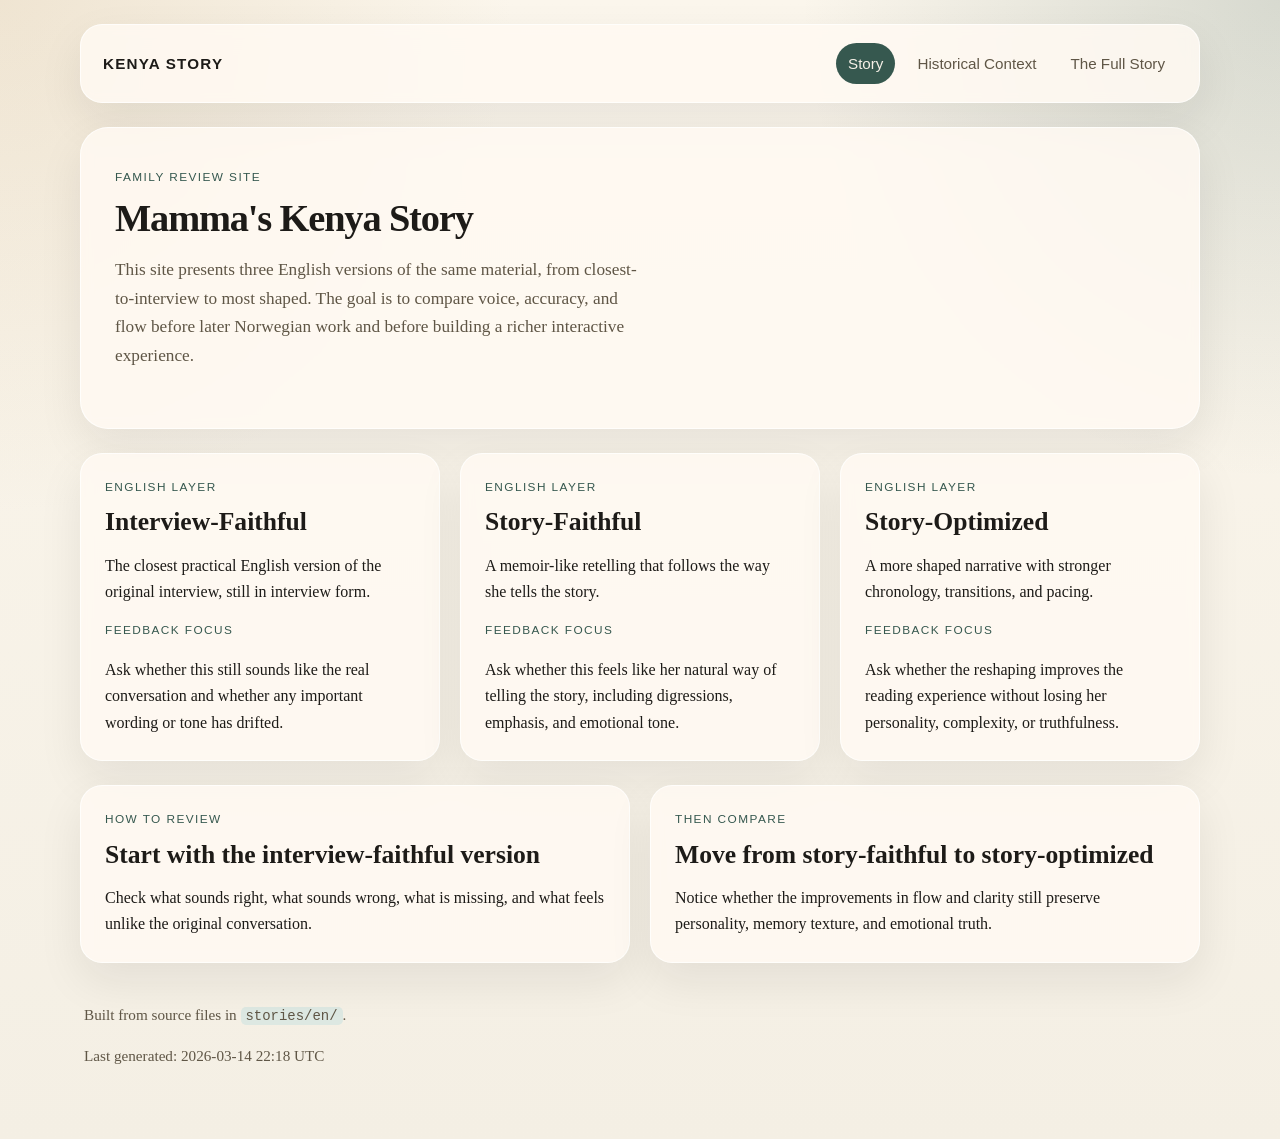
<file: docs/index.html>
<!doctype html>
<html lang="en">
  <head>
    <meta charset="utf-8">
    <meta name="viewport" content="width=device-width, initial-scale=1">
    <title>Kenya Story Review</title>
    <meta name="description" content="Review site for the English versions of the Kenya childhood story.">
    <link rel="stylesheet" href="styles.css">
  </head>
  <body>
    <div class="page-shell">
      <header class="site-header">
        <a class="brand" href="index.html">Kenya Story</a>
        <nav class="site-nav">
          <a class="nav-link active" href="index.html">Story</a>
          <a class="nav-link" href="history.html">Historical Context</a>
          <a class="nav-link" href="integrated.html">The Full Story</a>
        </nav>
      </header>
      <header class="hero">
        <p class="eyebrow">Family review site</p>
        <h1>Mamma's Kenya Story</h1>
        <p class="hero-copy">
          This site presents three English versions of the same material, from closest-to-interview
          to most shaped. The goal is to compare voice, accuracy, and flow before later Norwegian work
          and before building a richer interactive experience.
        </p>
      </header>

      <section class="overview-grid">
        
            <a class="version-card" href="interview-faithful.html">
              <p class="eyebrow">English layer</p>
              <h2>Interview-Faithful</h2>
              <p>The closest practical English version of the original interview, still in interview form.</p>
              <p class="feedback-label">Feedback focus</p>
              <p>Ask whether this still sounds like the real conversation and whether any important wording or tone has drifted.</p>
            </a>
            
            <a class="version-card" href="story-faithful.html">
              <p class="eyebrow">English layer</p>
              <h2>Story-Faithful</h2>
              <p>A memoir-like retelling that follows the way she tells the story.</p>
              <p class="feedback-label">Feedback focus</p>
              <p>Ask whether this feels like her natural way of telling the story, including digressions, emphasis, and emotional tone.</p>
            </a>
            
            <a class="version-card" href="story-optimized.html">
              <p class="eyebrow">English layer</p>
              <h2>Story-Optimized</h2>
              <p>A more shaped narrative with stronger chronology, transitions, and pacing.</p>
              <p class="feedback-label">Feedback focus</p>
              <p>Ask whether the reshaping improves the reading experience without losing her personality, complexity, or truthfulness.</p>
            </a>
            
      </section>

      <section class="review-guide">
        <div class="guide-card">
          <p class="eyebrow">How to review</p>
          <h2>Start with the interview-faithful version</h2>
          <p>Check what sounds right, what sounds wrong, what is missing, and what feels unlike the original conversation.</p>
        </div>
        <div class="guide-card">
          <p class="eyebrow">Then compare</p>
          <h2>Move from story-faithful to story-optimized</h2>
          <p>Notice whether the improvements in flow and clarity still preserve personality, memory texture, and emotional truth.</p>
        </div>
      </section>

      <footer class="site-footer">
        <p>Built from source files in <code>stories/en/</code>.</p>
        <p>Last generated: 2026-03-14 22:18 UTC</p>
      </footer>
    </div>
  </body>
</html>
</file>
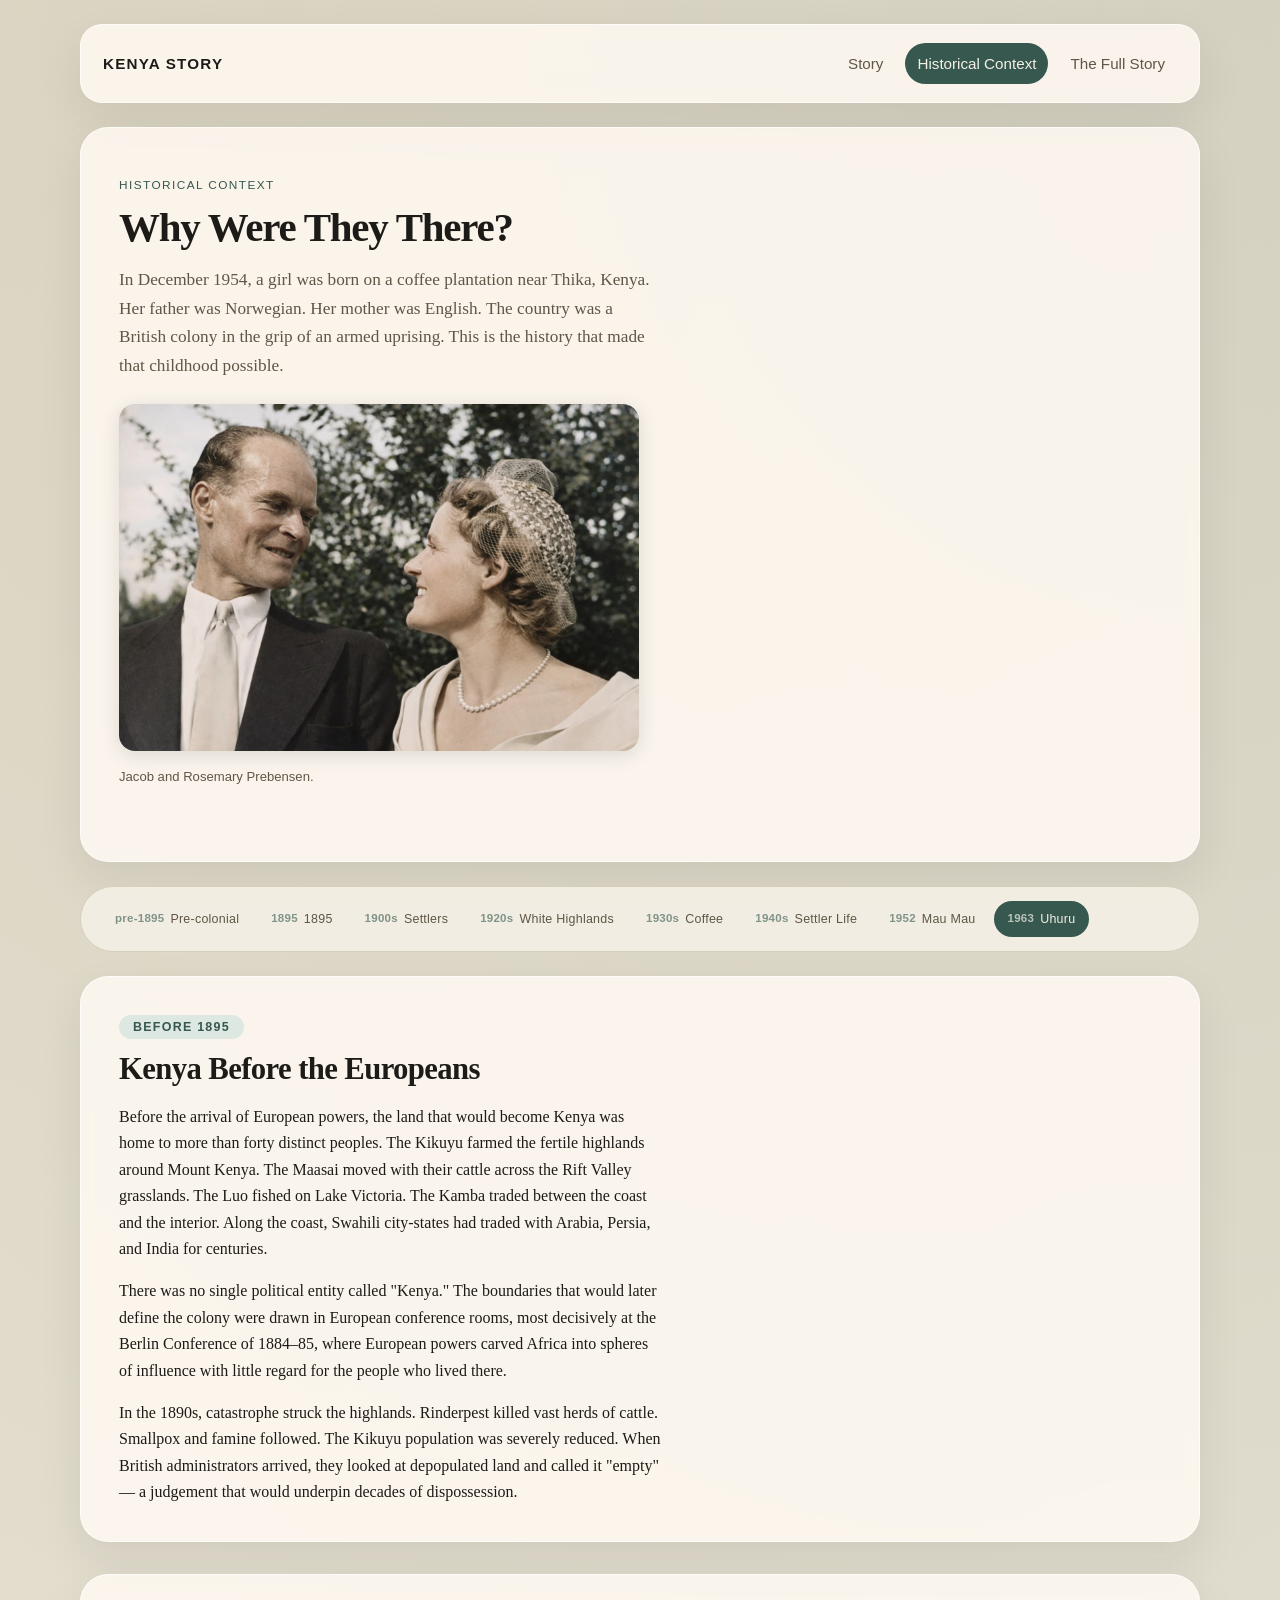
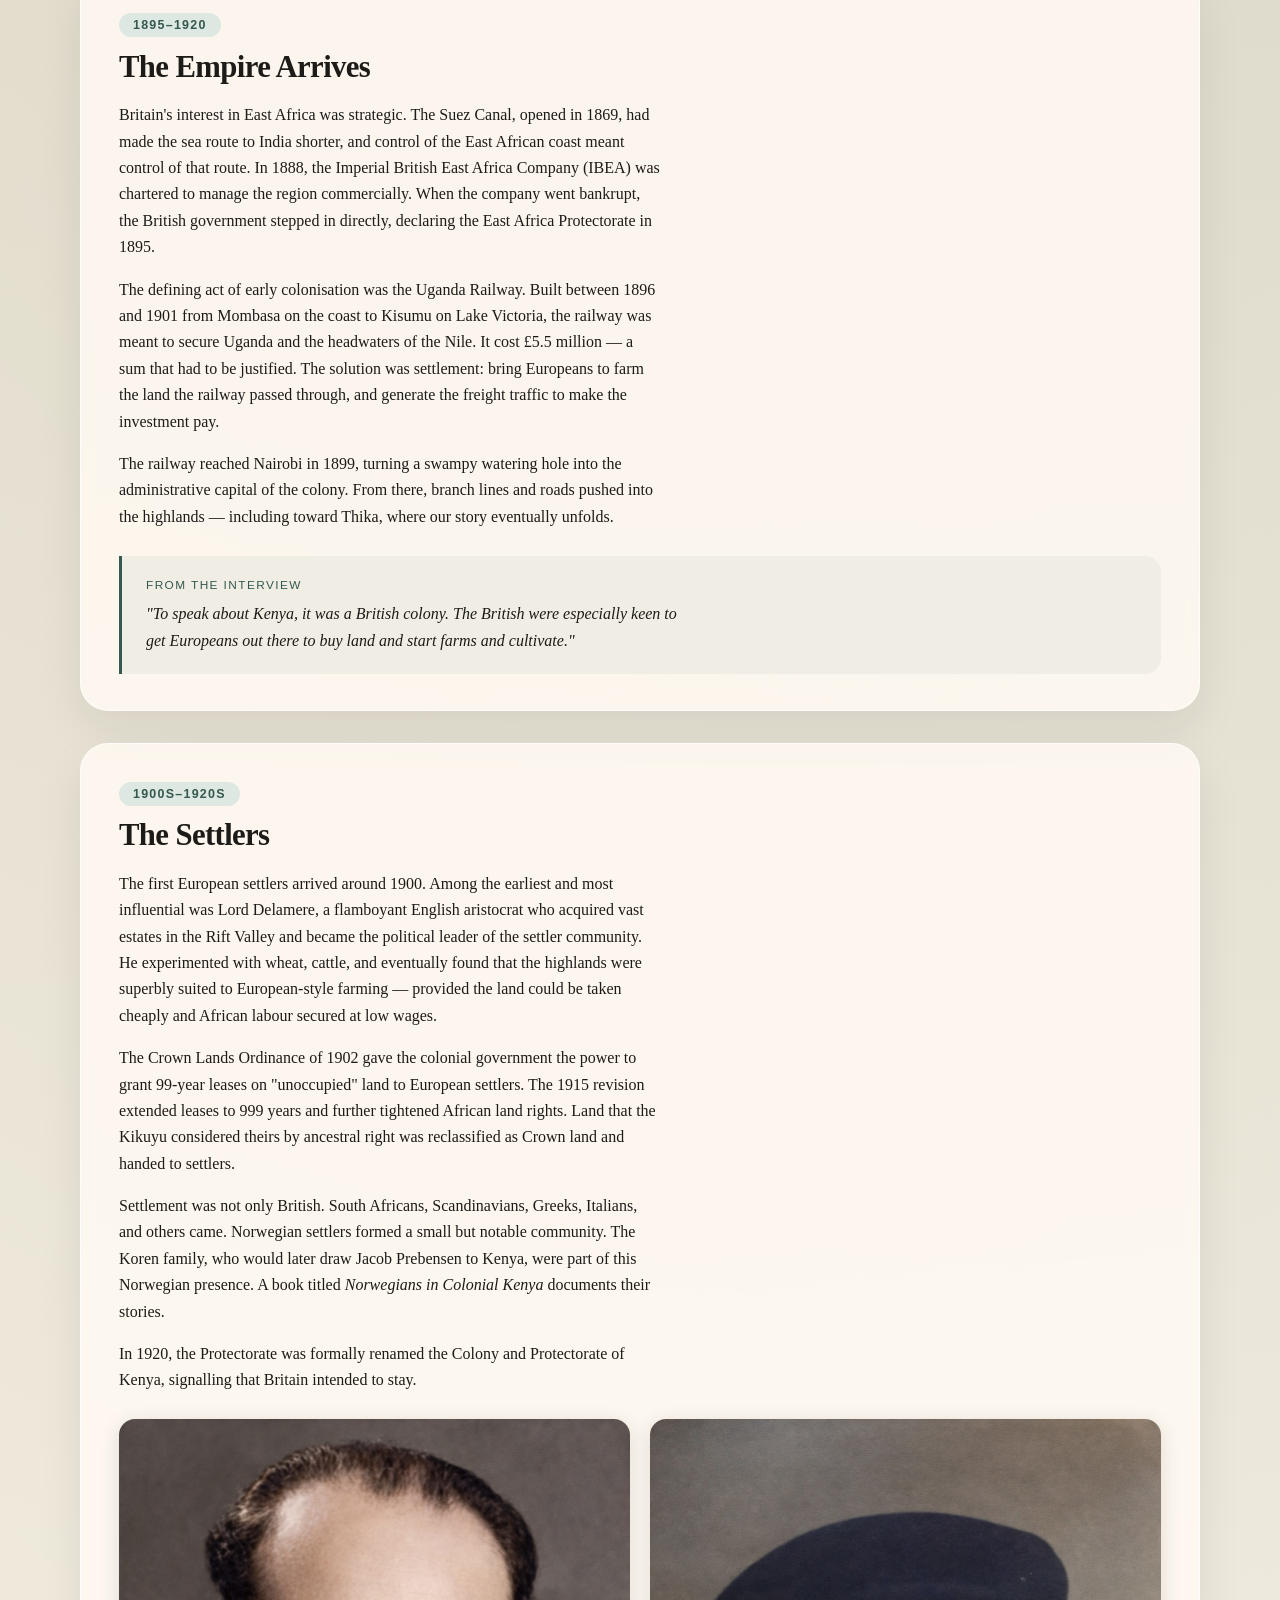
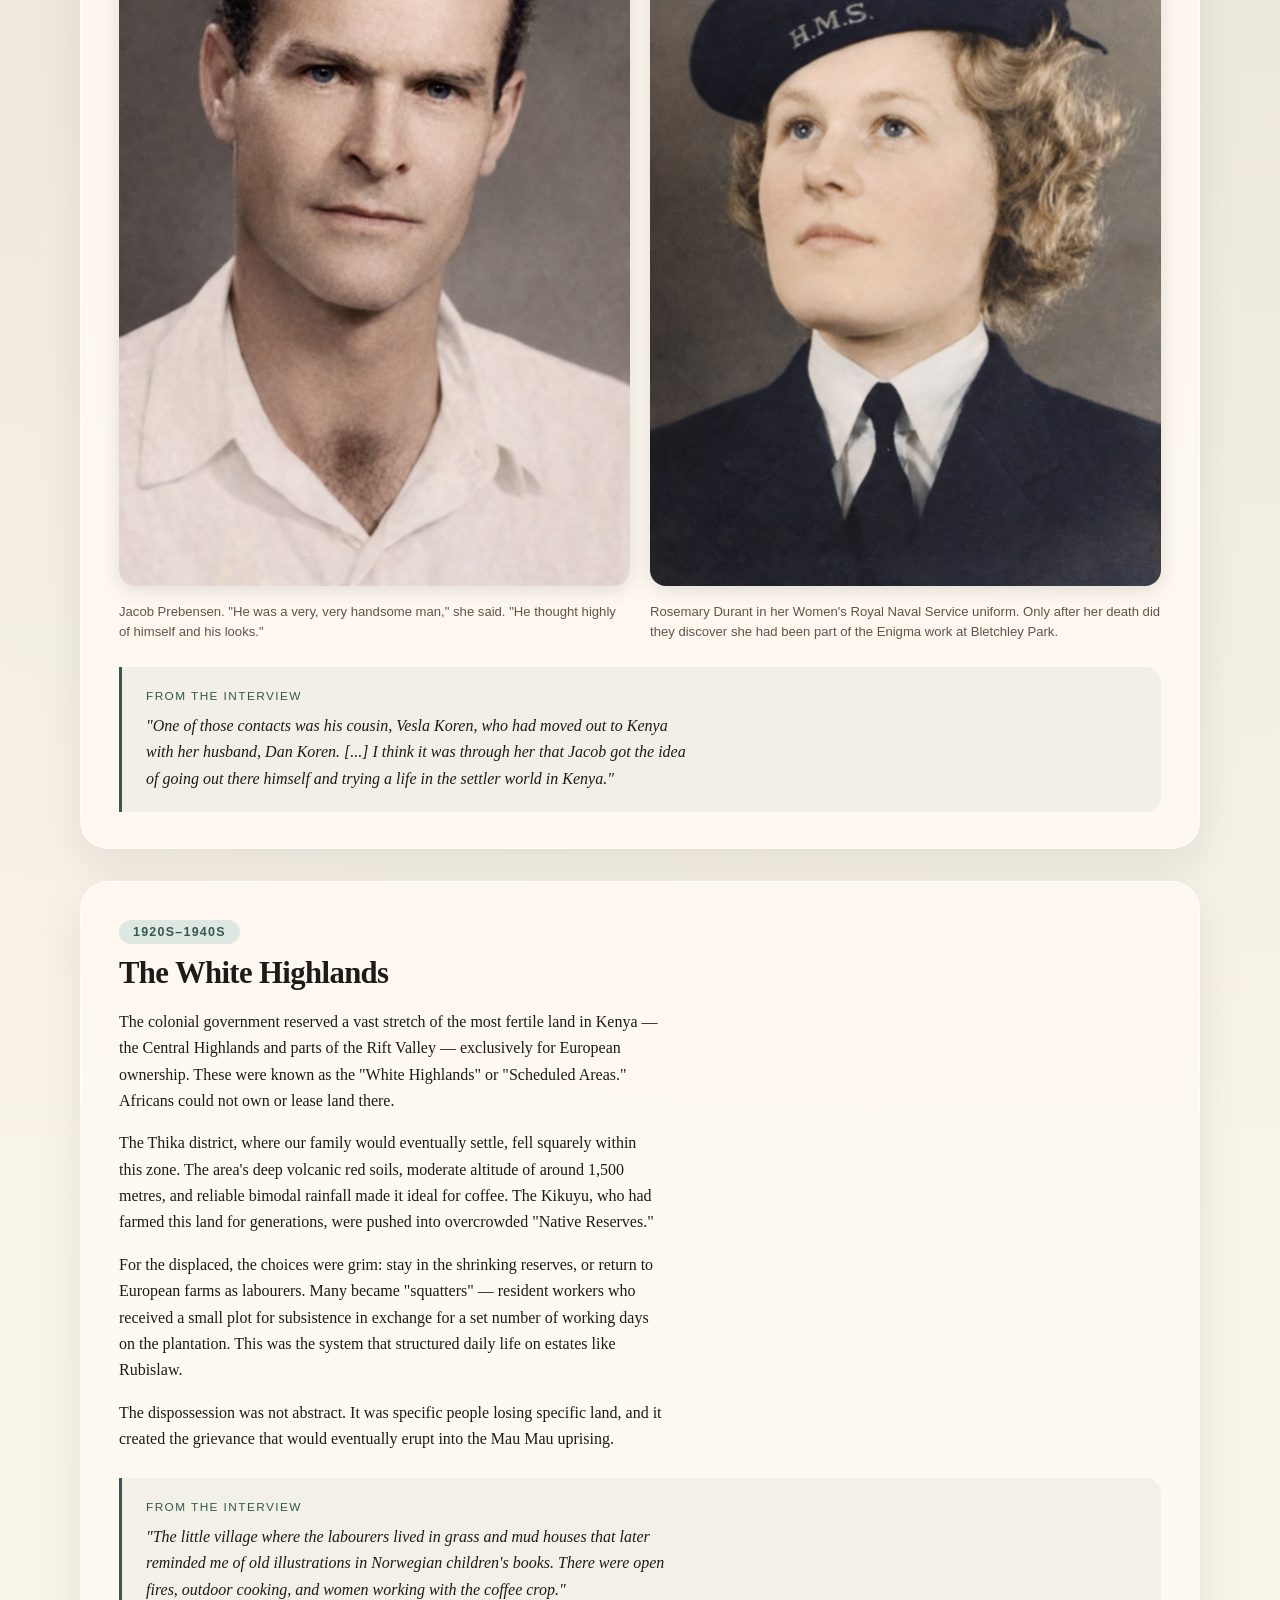
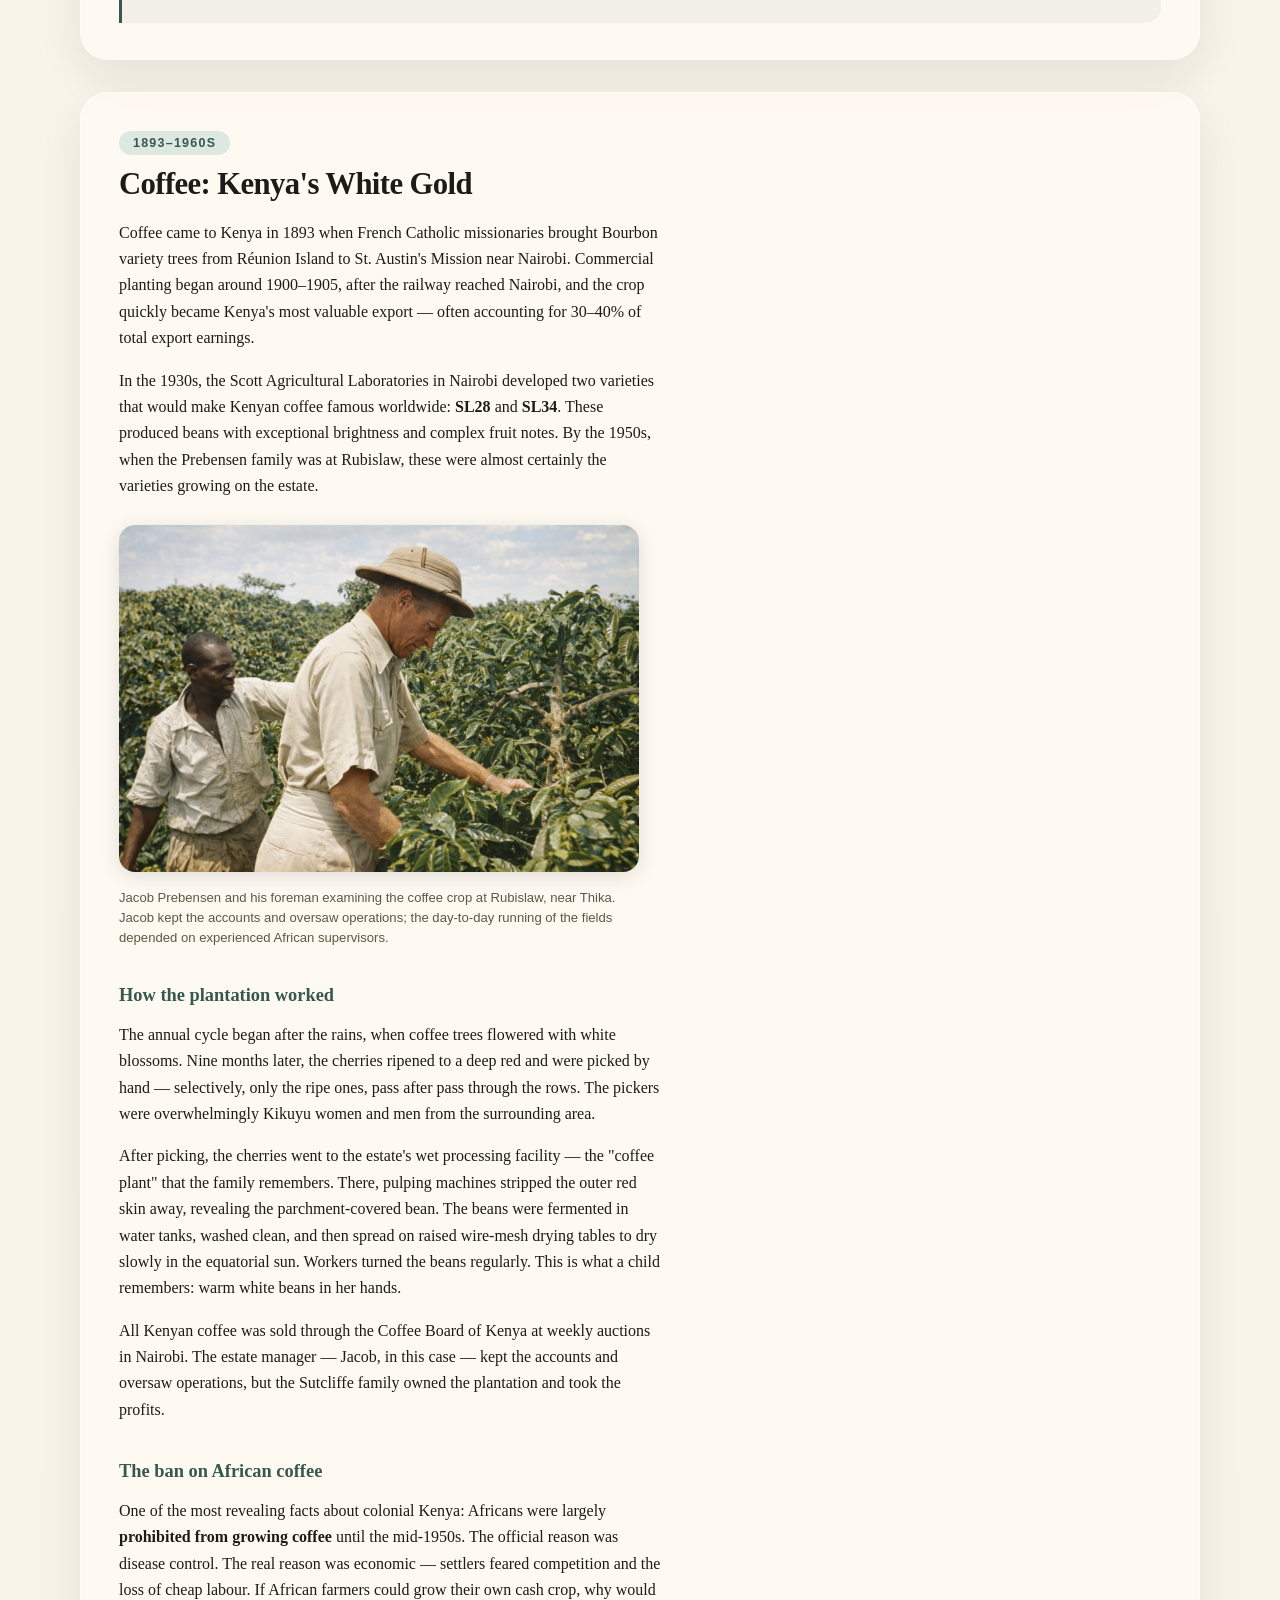
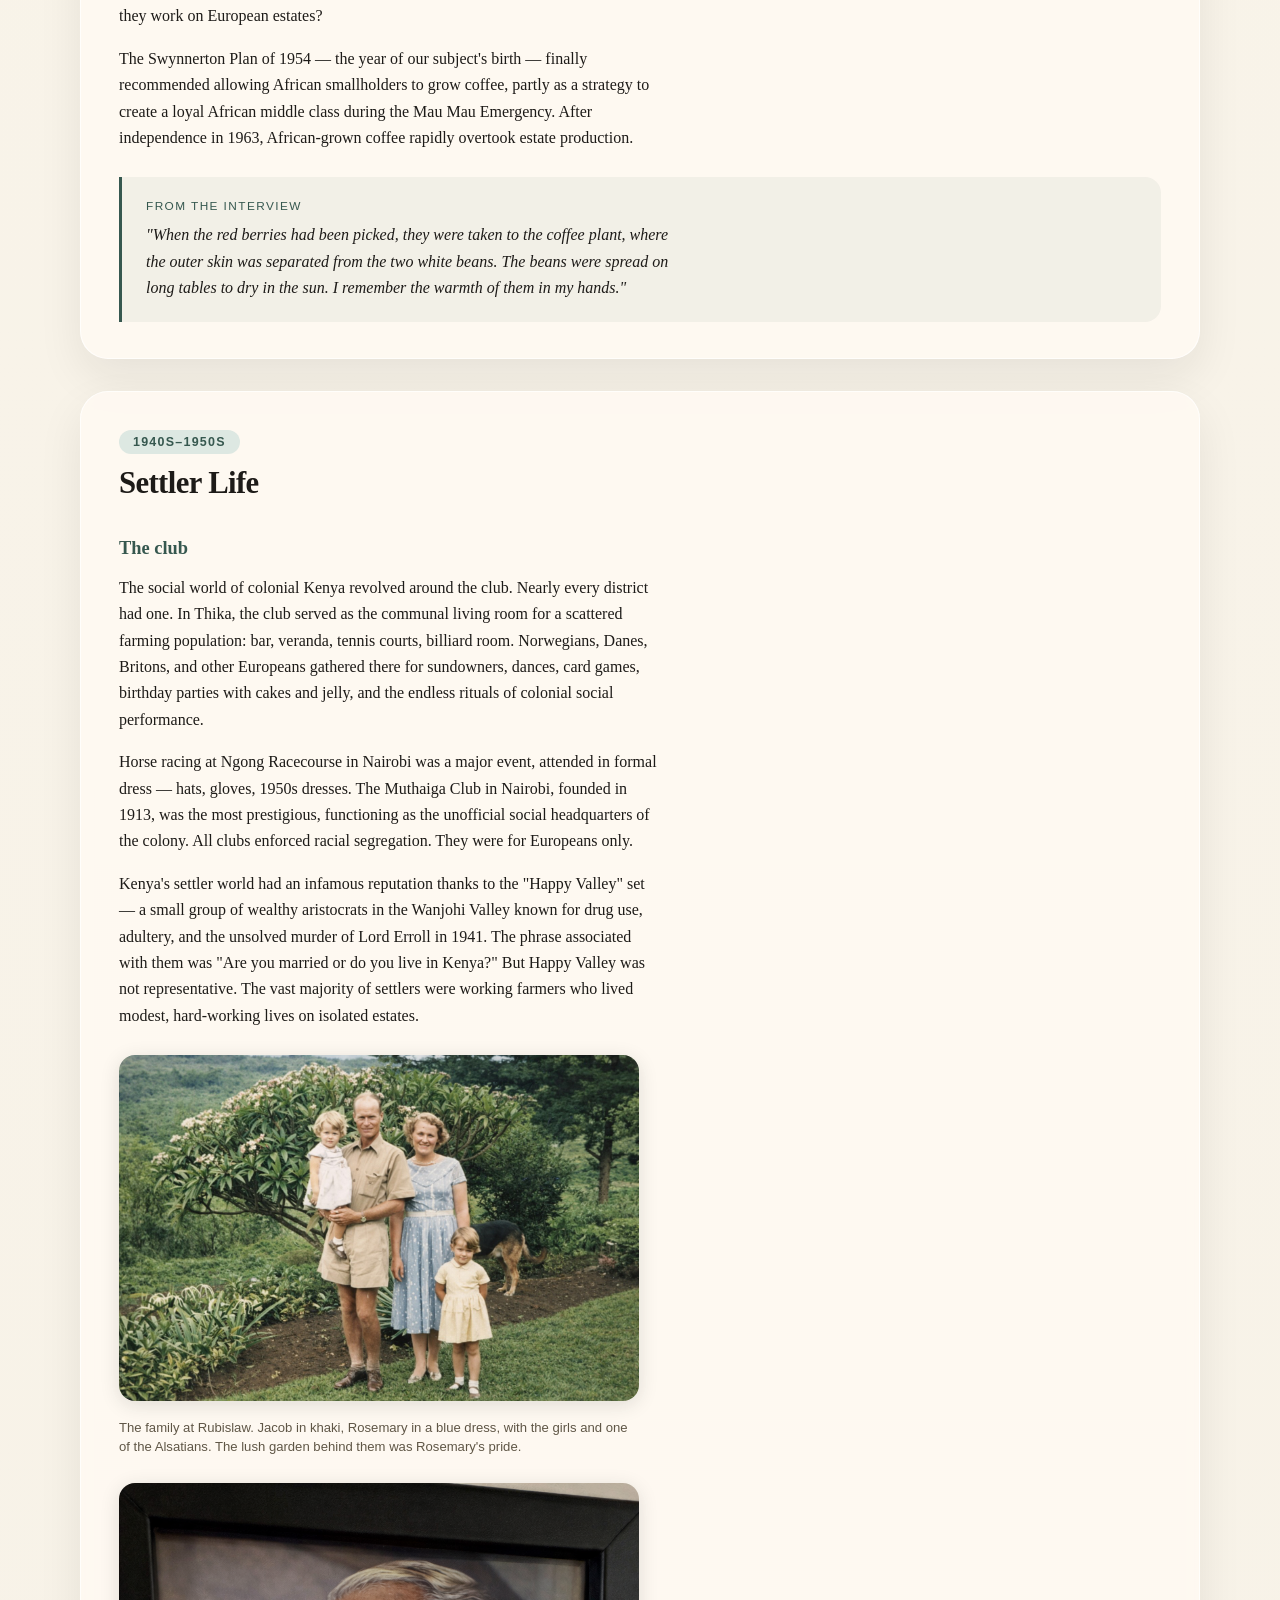
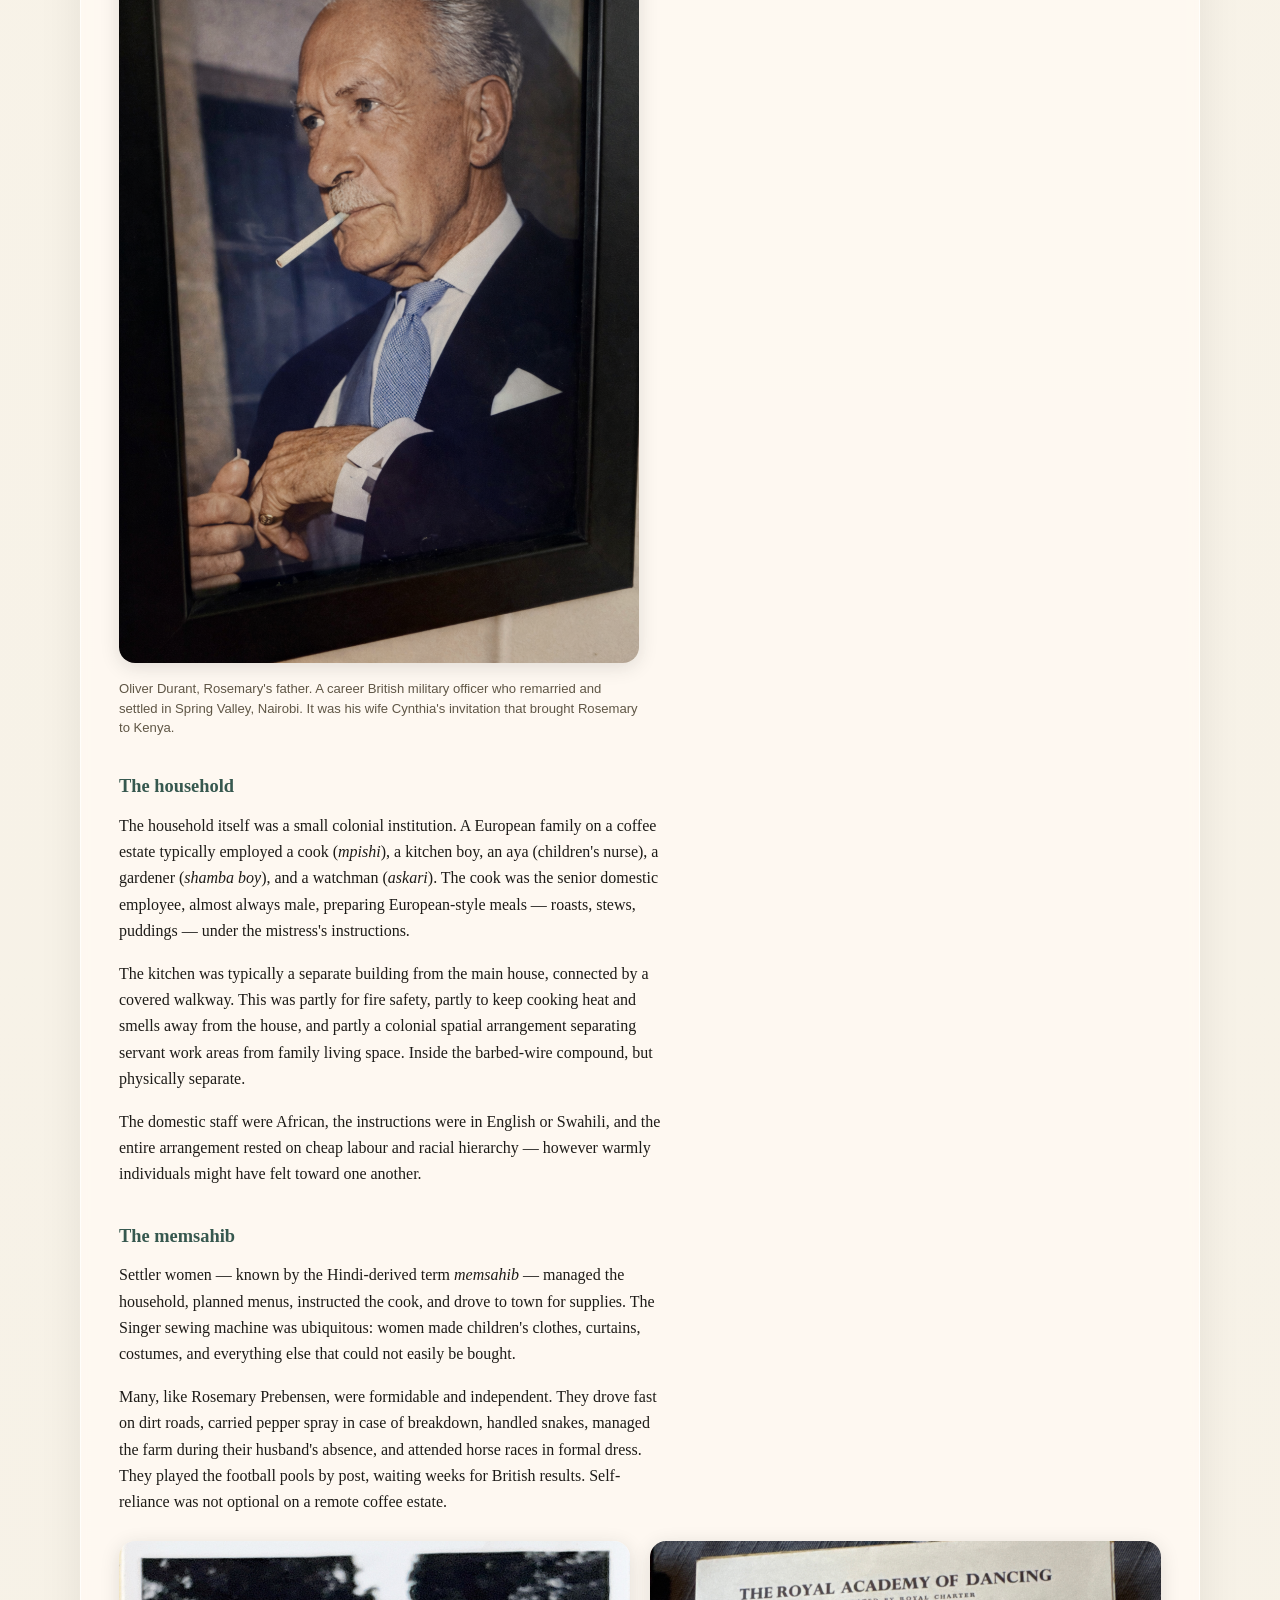
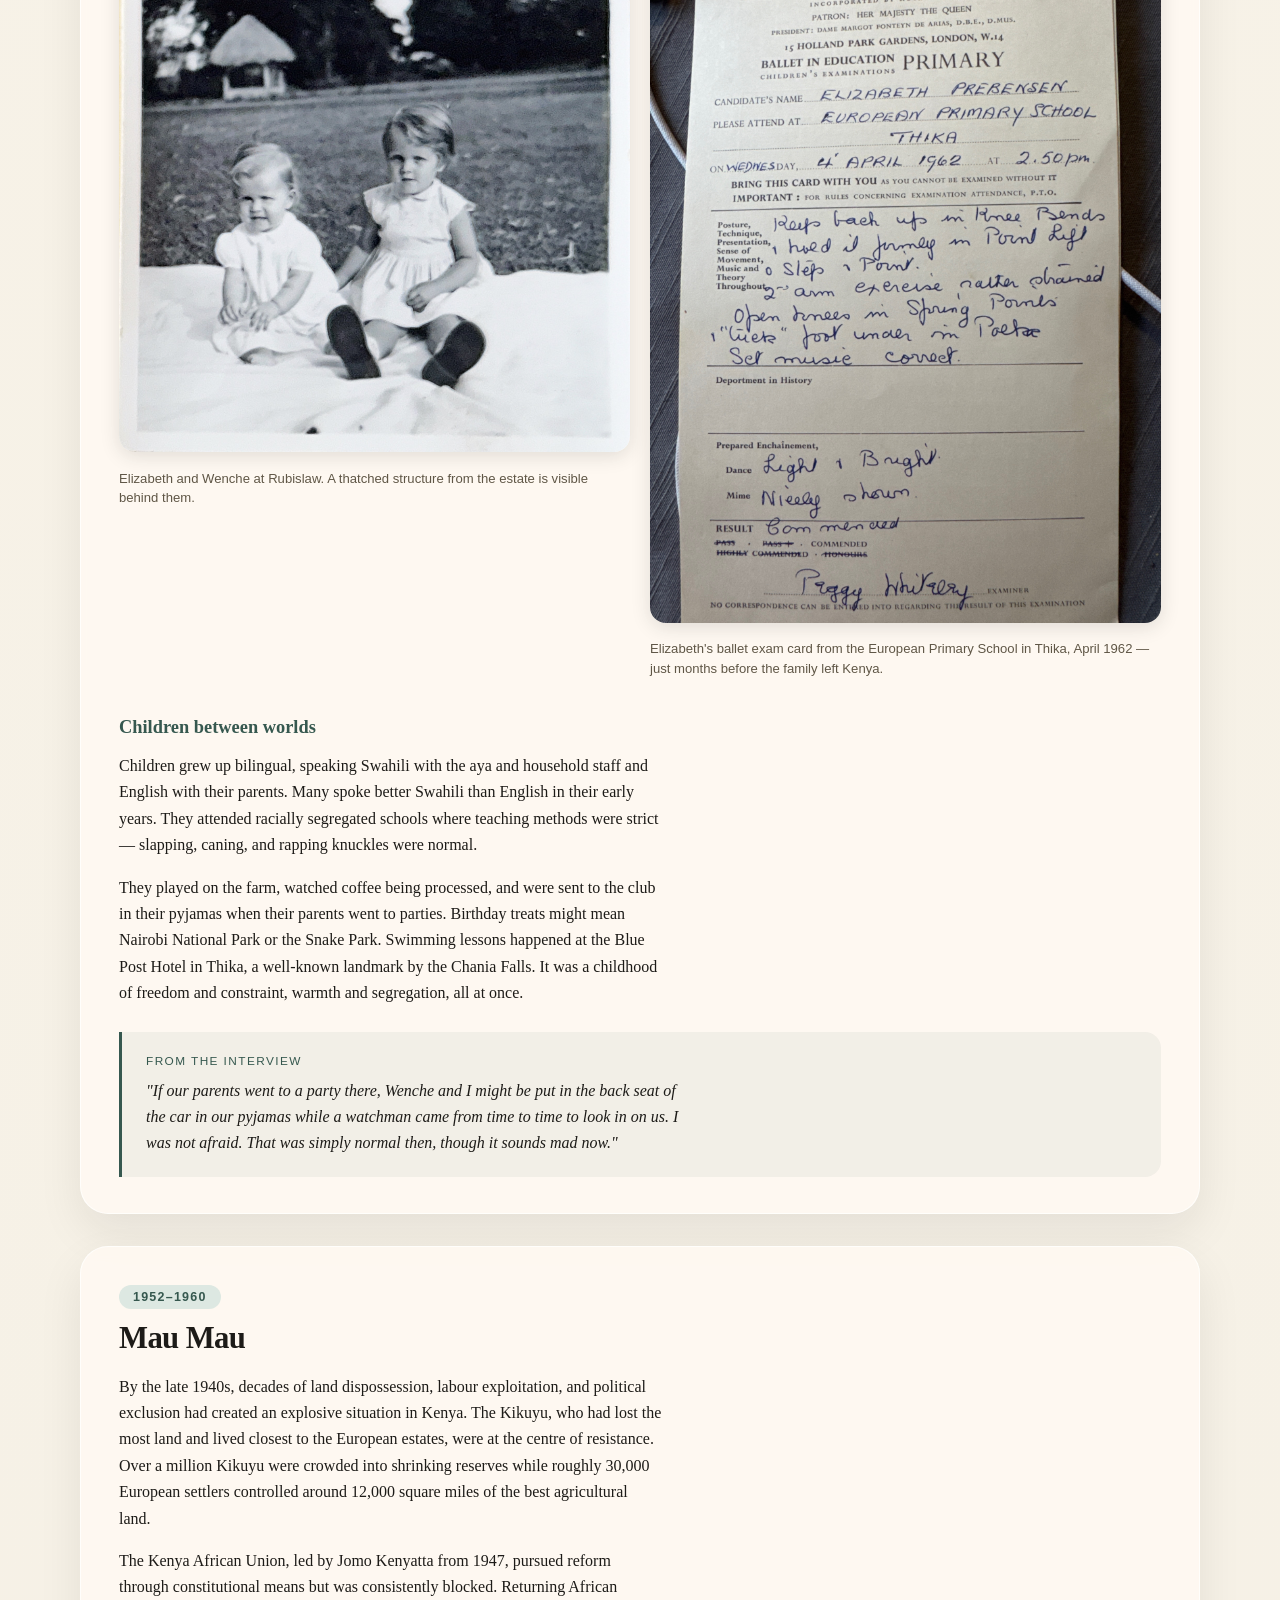
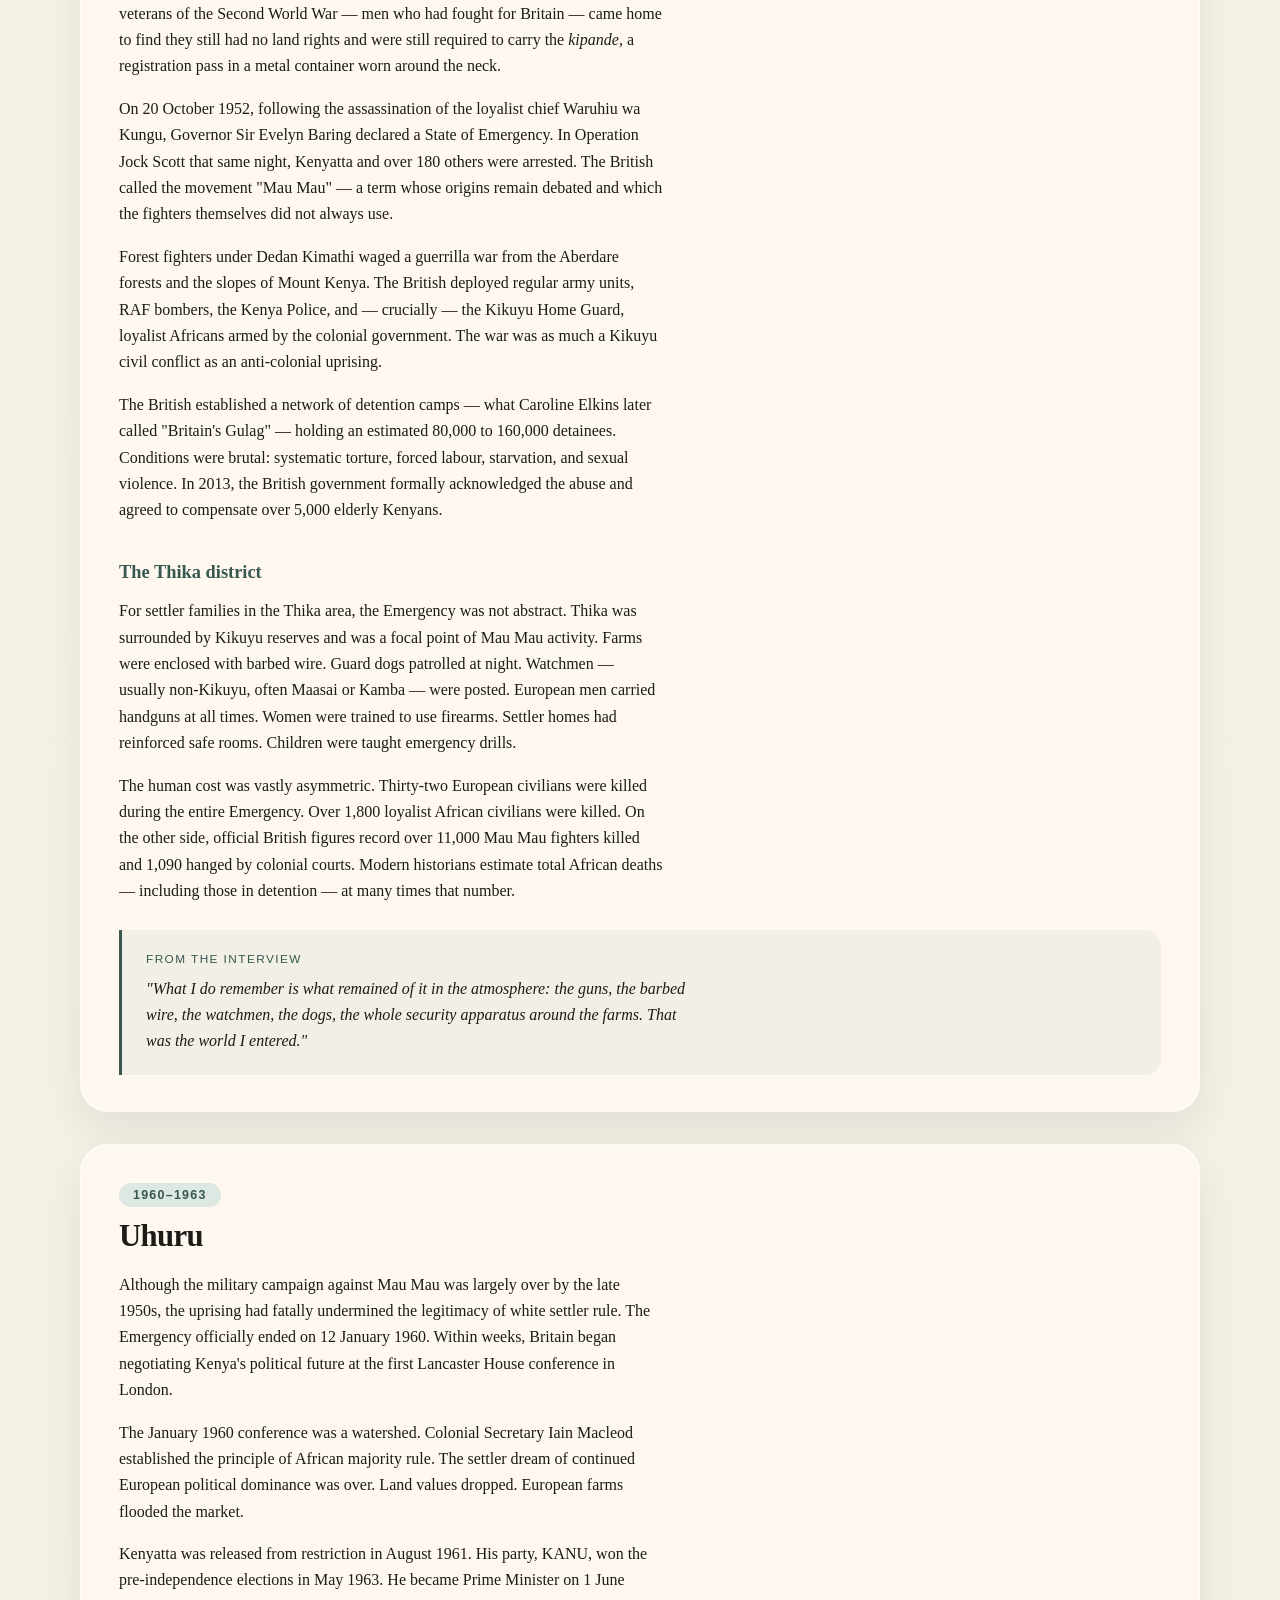
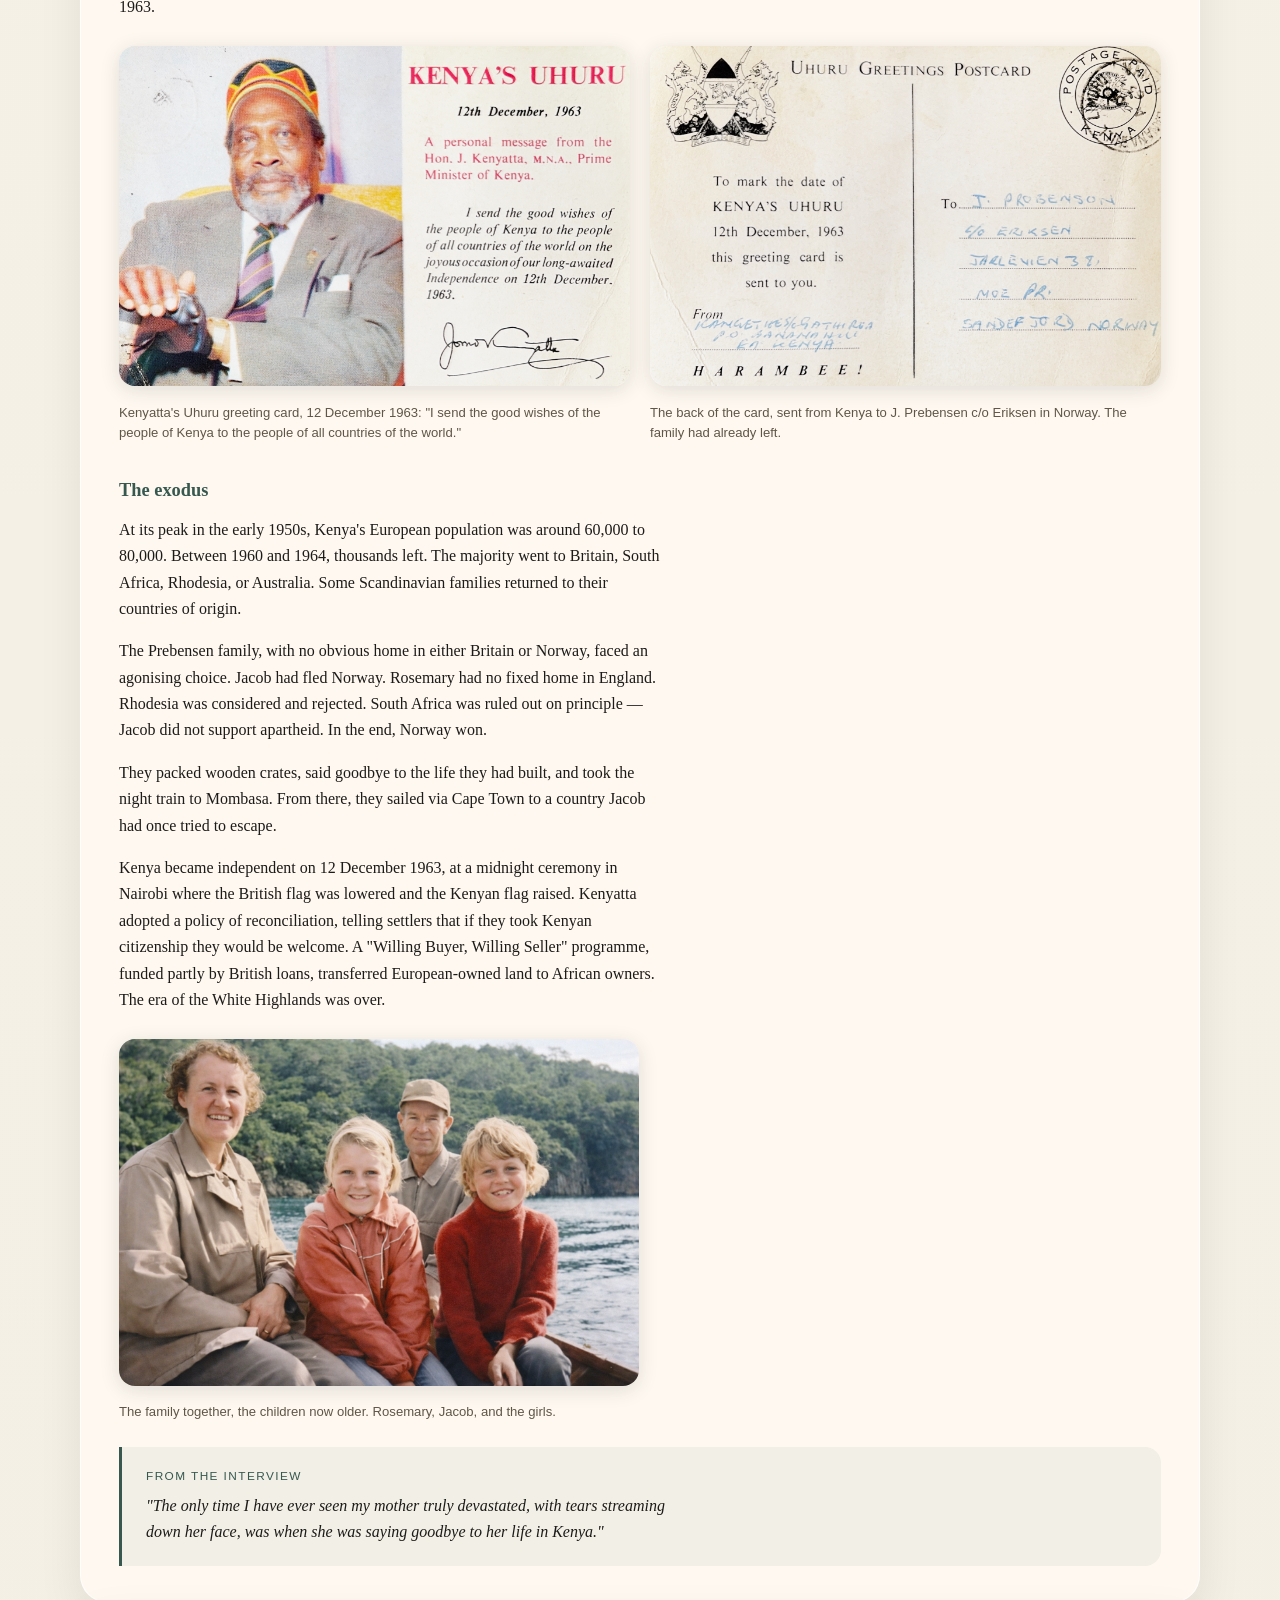
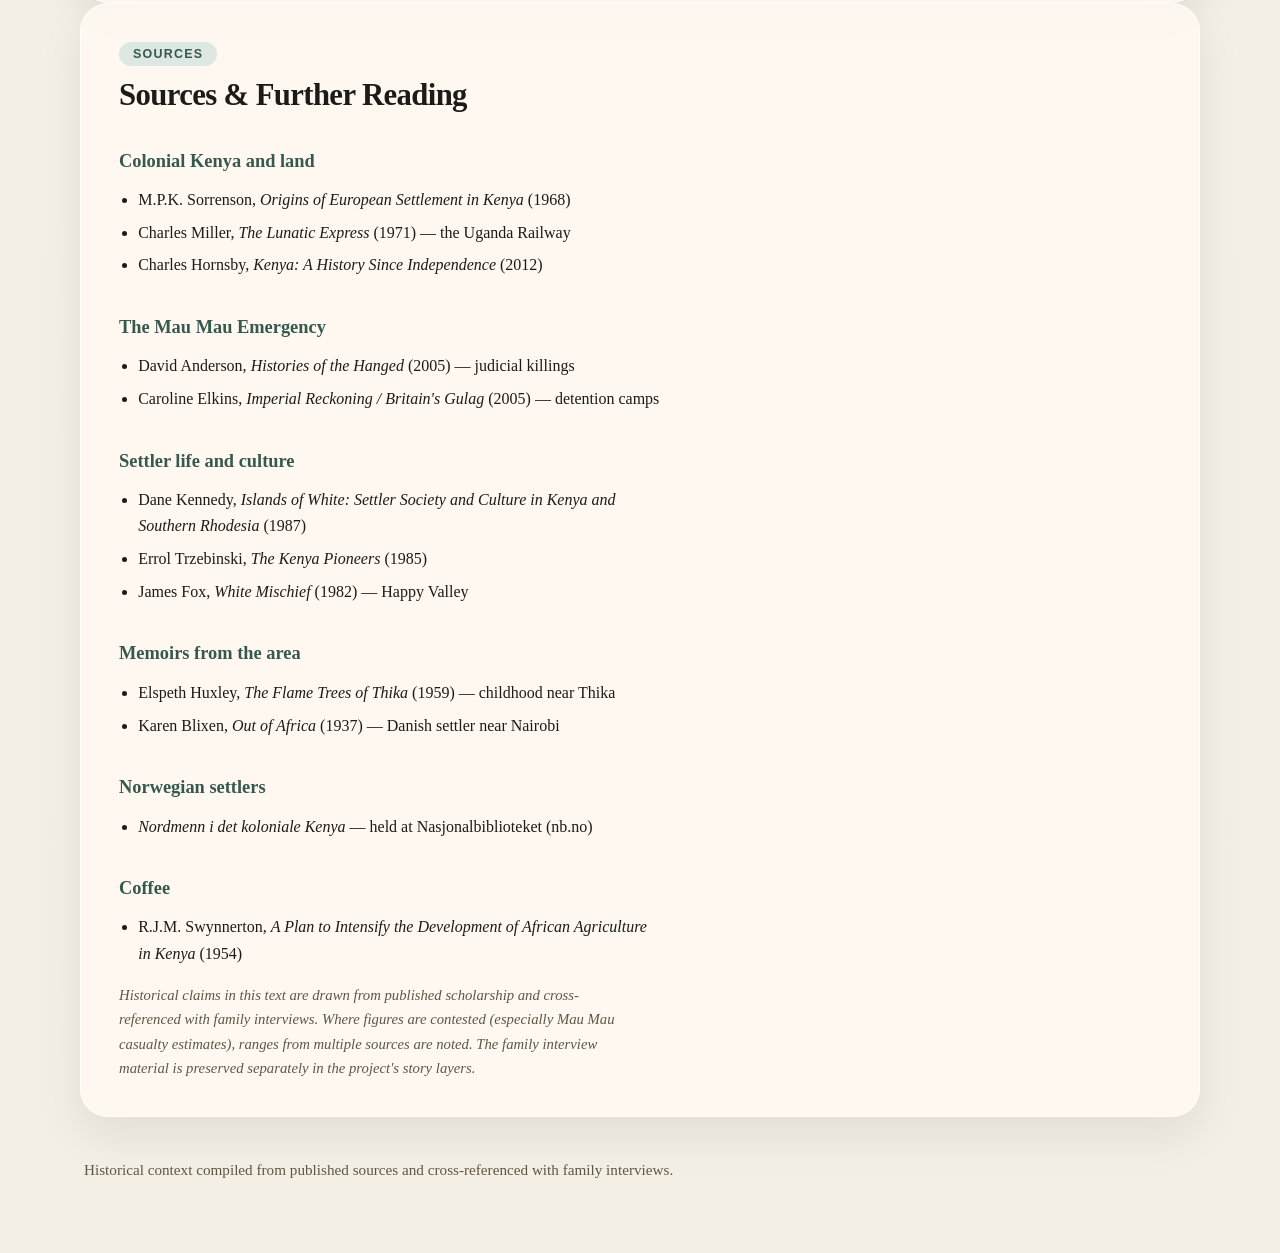
<file: docs/history.html>
<!doctype html>
<html lang="en">
  <head>
    <meta charset="utf-8">
    <meta name="viewport" content="width=device-width, initial-scale=1">
    <title>Historical Context | Kenya Story</title>
    <meta name="description" content="The historical context behind a childhood in colonial Kenya: empire, land, coffee, resistance, and independence.">
    <link rel="stylesheet" href="styles.css">
    <link rel="stylesheet" href="history.css">
  </head>
  <body>
    <div class="page-shell">

      <header class="site-header">
        <a class="brand" href="index.html">Kenya Story</a>
        <nav class="site-nav">
          <a class="nav-link" href="index.html">Story</a>
          <a class="nav-link active" href="history.html">Historical Context</a>
          <a class="nav-link" href="integrated.html">The Full Story</a>
        </nav>
      </header>

      <section class="history-hero">
        <p class="eyebrow">Historical context</p>
        <h1>Why Were They There?</h1>
        <p class="hero-copy">
          In December 1954, a girl was born on a coffee plantation near Thika, Kenya.
          Her father was Norwegian. Her mother was English. The country was a British colony
          in the grip of an armed uprising. This is the history that made that childhood possible.
        </p>
        <figure class="chapter-photo" style="margin-top: 24px;">
          <img src="photos/jacob-rosemary-formal.jpeg" alt="Jacob and Rosemary Prebensen" loading="lazy">
          <figcaption>Jacob and Rosemary Prebensen.</figcaption>
        </figure>
      </section>

      <!-- Timeline navigation -->
      <nav class="timeline-nav">
        <a href="#pre-colonial" class="timeline-dot" data-year="pre-1895">Pre-colonial</a>
        <a href="#empire-arrives" class="timeline-dot" data-year="1895">1895</a>
        <a href="#settlers" class="timeline-dot" data-year="1900s">Settlers</a>
        <a href="#white-highlands" class="timeline-dot" data-year="1920s">White Highlands</a>
        <a href="#coffee" class="timeline-dot" data-year="1930s">Coffee</a>
        <a href="#settler-life" class="timeline-dot" data-year="1940s">Settler Life</a>
        <a href="#mau-mau" class="timeline-dot" data-year="1952">Mau Mau</a>
        <a href="#independence" class="timeline-dot" data-year="1963">Uhuru</a>
      </nav>

      <main class="history-body">

        <!-- 1. PRE-COLONIAL -->
        <section id="pre-colonial" class="history-chapter">
          <div class="chapter-marker">
            <span class="chapter-date">Before 1895</span>
          </div>
          <h2>Kenya Before the Europeans</h2>
          <p>
            Before the arrival of European powers, the land that would become Kenya was home to
            more than forty distinct peoples. The Kikuyu farmed the fertile highlands around Mount Kenya.
            The Maasai moved with their cattle across the Rift Valley grasslands. The Luo fished on
            Lake Victoria. The Kamba traded between the coast and the interior. Along the coast, Swahili
            city-states had traded with Arabia, Persia, and India for centuries.
          </p>
          <p>
            There was no single political entity called "Kenya." The boundaries that would later define
            the colony were drawn in European conference rooms, most decisively at the Berlin Conference
            of 1884&ndash;85, where European powers carved Africa into spheres of influence with little
            regard for the people who lived there.
          </p>
          <p>
            In the 1890s, catastrophe struck the highlands. Rinderpest killed vast herds of cattle.
            Smallpox and famine followed. The Kikuyu population was severely reduced. When British
            administrators arrived, they looked at depopulated land and called it "empty" &mdash;
            a judgement that would underpin decades of dispossession.
          </p>
        </section>

        <!-- 2. EMPIRE ARRIVES -->
        <section id="empire-arrives" class="history-chapter">
          <div class="chapter-marker">
            <span class="chapter-date">1895&ndash;1920</span>
          </div>
          <h2>The Empire Arrives</h2>
          <p>
            Britain's interest in East Africa was strategic. The Suez Canal, opened in 1869, had made
            the sea route to India shorter, and control of the East African coast meant control of that
            route. In 1888, the Imperial British East Africa Company (IBEA) was chartered to manage the
            region commercially. When the company went bankrupt, the British government stepped in directly,
            declaring the East Africa Protectorate in 1895.
          </p>
          <p>
            The defining act of early colonisation was the Uganda Railway. Built between 1896 and 1901
            from Mombasa on the coast to Kisumu on Lake Victoria, the railway was meant to secure
            Uganda and the headwaters of the Nile. It cost &pound;5.5 million &mdash; a sum that had
            to be justified. The solution was settlement: bring Europeans to farm the land the railway
            passed through, and generate the freight traffic to make the investment pay.
          </p>
          <p>
            The railway reached Nairobi in 1899, turning a swampy watering hole into the administrative
            capital of the colony. From there, branch lines and roads pushed into the highlands &mdash;
            including toward Thika, where our story eventually unfolds.
          </p>
          <div class="voice-note">
            <p class="eyebrow">From the interview</p>
            <p>
              "To speak about Kenya, it was a British colony. The British were especially keen to get
              Europeans out there to buy land and start farms and cultivate."
            </p>
          </div>
        </section>

        <!-- 3. THE SETTLERS -->
        <section id="settlers" class="history-chapter">
          <div class="chapter-marker">
            <span class="chapter-date">1900s&ndash;1920s</span>
          </div>
          <h2>The Settlers</h2>
          <p>
            The first European settlers arrived around 1900. Among the earliest and most influential
            was Lord Delamere, a flamboyant English aristocrat who acquired vast estates in the Rift Valley
            and became the political leader of the settler community. He experimented with wheat, cattle,
            and eventually found that the highlands were superbly suited to European-style farming &mdash;
            provided the land could be taken cheaply and African labour secured at low wages.
          </p>
          <p>
            The Crown Lands Ordinance of 1902 gave the colonial government the power to grant 99-year
            leases on "unoccupied" land to European settlers. The 1915 revision extended leases to 999 years
            and further tightened African land rights. Land that the Kikuyu considered theirs by ancestral
            right was reclassified as Crown land and handed to settlers.
          </p>
          <p>
            Settlement was not only British. South Africans, Scandinavians, Greeks, Italians, and others
            came. Norwegian settlers formed a small but notable community. The Koren family, who would
            later draw Jacob Prebensen to Kenya, were part of this Norwegian presence. A book titled
            <em>Norwegians in Colonial Kenya</em> documents their stories.
          </p>
          <p>
            In 1920, the Protectorate was formally renamed the Colony and Protectorate of Kenya, signalling
            that Britain intended to stay.
          </p>
          <div class="photo-pair">
            <figure class="chapter-photo">
              <img src="photos/jacob-portrait.jpeg" alt="Jacob Prebensen as a young man" loading="lazy">
              <figcaption>Jacob Prebensen. "He was a very, very handsome man," she said. "He thought highly of himself and his looks."</figcaption>
            </figure>
            <figure class="chapter-photo">
              <img src="photos/rosemary-wrens.jpeg" alt="Rosemary Durant in her WRNS uniform during the war" loading="lazy">
              <figcaption>Rosemary Durant in her Women's Royal Naval Service uniform. Only after her death did they discover she had been part of the Enigma work at Bletchley Park.</figcaption>
            </figure>
          </div>
          <div class="voice-note">
            <p class="eyebrow">From the interview</p>
            <p>
              "One of those contacts was his cousin, Vesla Koren, who had moved out to Kenya with her
              husband, Dan Koren. [...] I think it was through her that Jacob got the idea of going out
              there himself and trying a life in the settler world in Kenya."
            </p>
          </div>
        </section>

        <!-- 4. WHITE HIGHLANDS -->
        <section id="white-highlands" class="history-chapter">
          <div class="chapter-marker">
            <span class="chapter-date">1920s&ndash;1940s</span>
          </div>
          <h2>The White Highlands</h2>
          <p>
            The colonial government reserved a vast stretch of the most fertile land in Kenya &mdash;
            the Central Highlands and parts of the Rift Valley &mdash; exclusively for European ownership.
            These were known as the "White Highlands" or "Scheduled Areas." Africans could not own or
            lease land there.
          </p>
          <p>
            The Thika district, where our family would eventually settle, fell squarely within this zone.
            The area's deep volcanic red soils, moderate altitude of around 1,500 metres, and reliable
            bimodal rainfall made it ideal for coffee. The Kikuyu, who had farmed this land for generations,
            were pushed into overcrowded "Native Reserves."
          </p>
          <p>
            For the displaced, the choices were grim: stay in the shrinking reserves, or return to
            European farms as labourers. Many became "squatters" &mdash; resident workers who received
            a small plot for subsistence in exchange for a set number of working days on the plantation.
            This was the system that structured daily life on estates like Rubislaw.
          </p>
          <p>
            The dispossession was not abstract. It was specific people losing specific land, and it
            created the grievance that would eventually erupt into the Mau Mau uprising.
          </p>
          <div class="voice-note">
            <p class="eyebrow">From the interview</p>
            <p>
              "The little village where the labourers lived in grass and mud houses that later reminded me
              of old illustrations in Norwegian children's books. There were open fires, outdoor cooking,
              and women working with the coffee crop."
            </p>
          </div>
        </section>

        <!-- 5. COFFEE -->
        <section id="coffee" class="history-chapter">
          <div class="chapter-marker">
            <span class="chapter-date">1893&ndash;1960s</span>
          </div>
          <h2>Coffee: Kenya's White Gold</h2>
          <p>
            Coffee came to Kenya in 1893 when French Catholic missionaries brought Bourbon variety trees
            from R&eacute;union Island to St. Austin's Mission near Nairobi. Commercial planting began
            around 1900&ndash;1905, after the railway reached Nairobi, and the crop quickly became Kenya's
            most valuable export &mdash; often accounting for 30&ndash;40% of total export earnings.
          </p>
          <p>
            In the 1930s, the Scott Agricultural Laboratories in Nairobi developed two varieties that
            would make Kenyan coffee famous worldwide: <strong>SL28</strong> and <strong>SL34</strong>.
            These produced beans with exceptional brightness and complex fruit notes. By the 1950s,
            when the Prebensen family was at Rubislaw, these were almost certainly the varieties growing
            on the estate.
          </p>
          <figure class="chapter-photo">
            <img src="photos/coffee-picking-color.png" alt="Jacob Prebensen and his foreman inspecting coffee plants at Rubislaw" loading="lazy">
            <figcaption>Jacob Prebensen and his foreman examining the coffee crop at Rubislaw, near Thika. Jacob kept the accounts and oversaw operations; the day-to-day running of the fields depended on experienced African supervisors.</figcaption>
          </figure>
          <h3>How the plantation worked</h3>
          <p>
            The annual cycle began after the rains, when coffee trees flowered with white blossoms.
            Nine months later, the cherries ripened to a deep red and were picked by hand &mdash;
            selectively, only the ripe ones, pass after pass through the rows. The pickers were
            overwhelmingly Kikuyu women and men from the surrounding area.
          </p>
          <p>
            After picking, the cherries went to the estate's wet processing facility &mdash; the
            "coffee plant" that the family remembers. There, pulping machines stripped the outer
            red skin away, revealing the parchment-covered bean. The beans were fermented in water
            tanks, washed clean, and then spread on raised wire-mesh drying tables to dry slowly
            in the equatorial sun. Workers turned the beans regularly. This is what a child remembers:
            warm white beans in her hands.
          </p>
          <p>
            All Kenyan coffee was sold through the Coffee Board of Kenya at weekly auctions in Nairobi.
            The estate manager &mdash; Jacob, in this case &mdash; kept the accounts and oversaw
            operations, but the Sutcliffe family owned the plantation and took the profits.
          </p>
          <h3>The ban on African coffee</h3>
          <p>
            One of the most revealing facts about colonial Kenya: Africans were largely
            <strong>prohibited from growing coffee</strong> until the mid-1950s. The official
            reason was disease control. The real reason was economic &mdash; settlers feared
            competition and the loss of cheap labour. If African farmers could grow their own
            cash crop, why would they work on European estates?
          </p>
          <p>
            The Swynnerton Plan of 1954 &mdash; the year of our subject's birth &mdash; finally
            recommended allowing African smallholders to grow coffee, partly as a strategy to
            create a loyal African middle class during the Mau Mau Emergency. After independence
            in 1963, African-grown coffee rapidly overtook estate production.
          </p>
          <div class="voice-note">
            <p class="eyebrow">From the interview</p>
            <p>
              "When the red berries had been picked, they were taken to the coffee plant, where the outer
              skin was separated from the two white beans. The beans were spread on long tables to dry in
              the sun. I remember the warmth of them in my hands."
            </p>
          </div>
        </section>

        <!-- 6. SETTLER LIFE -->
        <section id="settler-life" class="history-chapter">
          <div class="chapter-marker">
            <span class="chapter-date">1940s&ndash;1950s</span>
          </div>
          <h2>Settler Life</h2>
          <h3>The club</h3>
          <p>
            The social world of colonial Kenya revolved around the club. Nearly every district had one.
            In Thika, the club served as the communal living room for a scattered farming population:
            bar, veranda, tennis courts, billiard room. Norwegians, Danes, Britons, and other Europeans
            gathered there for sundowners, dances, card games, birthday parties with cakes and jelly,
            and the endless rituals of colonial social performance.
          </p>
          <p>
            Horse racing at Ngong Racecourse in Nairobi was a major event, attended in formal dress &mdash;
            hats, gloves, 1950s dresses. The Muthaiga Club in Nairobi, founded in 1913, was the most
            prestigious, functioning as the unofficial social headquarters of the colony. All clubs
            enforced racial segregation. They were for Europeans only.
          </p>
          <p>
            Kenya's settler world had an infamous reputation thanks to the "Happy Valley" set &mdash;
            a small group of wealthy aristocrats in the Wanjohi Valley known for drug use, adultery,
            and the unsolved murder of Lord Erroll in 1941. The phrase associated with them was
            "Are you married or do you live in Kenya?" But Happy Valley was not representative.
            The vast majority of settlers were working farmers who lived modest, hard-working lives
            on isolated estates.
          </p>
          <figure class="chapter-photo">
            <img src="photos/family-rubislaw.jpeg" alt="The Prebensen family at Rubislaw: Jacob in khaki, Rosemary, and two daughters in the garden" loading="lazy">
            <figcaption>The family at Rubislaw. Jacob in khaki, Rosemary in a blue dress, with the girls and one of the Alsatians. The lush garden behind them was Rosemary's pride.</figcaption>
          </figure>
          <figure class="chapter-photo">
            <img src="photos/oliver-portrait-color.png" alt="Oliver Durant, Rosemary's father, in later life" loading="lazy">
            <figcaption>Oliver Durant, Rosemary's father. A career British military officer who remarried and settled in Spring Valley, Nairobi. It was his wife Cynthia's invitation that brought Rosemary to Kenya.</figcaption>
          </figure>
          <h3>The household</h3>
          <p>
            The household itself was a small colonial institution. A European family on a coffee estate
            typically employed a cook (<em>mpishi</em>), a kitchen boy, an aya (children's nurse), a
            gardener (<em>shamba boy</em>), and a watchman (<em>askari</em>). The cook was the senior
            domestic employee, almost always male, preparing European-style meals &mdash; roasts, stews,
            puddings &mdash; under the mistress's instructions.
          </p>
          <p>
            The kitchen was typically a separate building from the main house, connected by a covered
            walkway. This was partly for fire safety, partly to keep cooking heat and smells away from
            the house, and partly a colonial spatial arrangement separating servant work areas from
            family living space. Inside the barbed-wire compound, but physically separate.
          </p>
          <p>
            The domestic staff were African, the instructions were in English or Swahili, and the
            entire arrangement rested on cheap labour and racial hierarchy &mdash; however warmly
            individuals might have felt toward one another.
          </p>
          <h3>The memsahib</h3>
          <p>
            Settler women &mdash; known by the Hindi-derived term <em>memsahib</em> &mdash; managed the
            household, planned menus, instructed the cook, and drove to town for supplies. The Singer
            sewing machine was ubiquitous: women made children's clothes, curtains, costumes, and
            everything else that could not easily be bought.
          </p>
          <p>
            Many, like Rosemary Prebensen, were formidable and independent. They drove fast on dirt
            roads, carried pepper spray in case of breakdown, handled snakes, managed the farm during
            their husband's absence, and attended horse races in formal dress. They played the football
            pools by post, waiting weeks for British results. Self-reliance was not optional on a
            remote coffee estate.
          </p>
          <div class="photo-pair">
            <figure class="chapter-photo">
              <img src="photos/girls-rubislaw.jpeg" alt="Elizabeth and Wenche as small children sitting on a blanket at Rubislaw" loading="lazy">
              <figcaption>Elizabeth and Wenche at Rubislaw. A thatched structure from the estate is visible behind them.</figcaption>
            </figure>
            <figure class="chapter-photo">
              <img src="photos/ballet-exam-thika.jpeg" alt="Royal Academy of Dancing exam card for Elizabeth Prebensen, European Primary School, Thika, 1962" loading="lazy">
              <figcaption>Elizabeth's ballet exam card from the European Primary School in Thika, April 1962 &mdash; just months before the family left Kenya.</figcaption>
            </figure>
          </div>
          <h3>Children between worlds</h3>
          <p>
            Children grew up bilingual, speaking Swahili with the aya and household staff and English
            with their parents. Many spoke better Swahili than English in their early years. They
            attended racially segregated schools where teaching methods were strict &mdash; slapping,
            caning, and rapping knuckles were normal.
          </p>
          <p>
            They played on the farm, watched coffee being processed, and were sent to the club in
            their pyjamas when their parents went to parties. Birthday treats might mean Nairobi
            National Park or the Snake Park. Swimming lessons happened at the Blue Post Hotel in Thika,
            a well-known landmark by the Chania Falls. It was a childhood of freedom
            and constraint, warmth and segregation, all at once.
          </p>
          <div class="voice-note">
            <p class="eyebrow">From the interview</p>
            <p>
              "If our parents went to a party there, Wenche and I might be put in the back seat of the
              car in our pyjamas while a watchman came from time to time to look in on us. I was not
              afraid. That was simply normal then, though it sounds mad now."
            </p>
          </div>
        </section>

        <!-- 7. MAU MAU -->
        <section id="mau-mau" class="history-chapter">
          <div class="chapter-marker">
            <span class="chapter-date">1952&ndash;1960</span>
          </div>
          <h2>Mau Mau</h2>
          <p>
            By the late 1940s, decades of land dispossession, labour exploitation, and political
            exclusion had created an explosive situation in Kenya. The Kikuyu, who had lost the most
            land and lived closest to the European estates, were at the centre of resistance.
            Over a million Kikuyu were crowded into shrinking reserves while roughly 30,000
            European settlers controlled around 12,000 square miles of the best agricultural land.
          </p>
          <p>
            The Kenya African Union, led by Jomo Kenyatta from 1947, pursued reform through
            constitutional means but was consistently blocked. Returning African veterans of the
            Second World War &mdash; men who had fought for Britain &mdash; came home to find they
            still had no land rights and were still required to carry the <em>kipande</em>,
            a registration pass in a metal container worn around the neck.
          </p>
          <p>
            On 20 October 1952, following the assassination of the loyalist chief Waruhiu wa Kungu,
            Governor Sir Evelyn Baring declared a State of Emergency. In Operation Jock Scott that
            same night, Kenyatta and over 180 others were arrested. The British called the movement
            "Mau Mau" &mdash; a term whose origins remain debated and which the fighters themselves
            did not always use.
          </p>
          <p>
            Forest fighters under Dedan Kimathi waged a guerrilla war from the Aberdare forests
            and the slopes of Mount Kenya. The British deployed regular army units, RAF bombers,
            the Kenya Police, and &mdash; crucially &mdash; the Kikuyu Home Guard, loyalist Africans
            armed by the colonial government. The war was as much a Kikuyu civil conflict as an
            anti-colonial uprising.
          </p>
          <p>
            The British established a network of detention camps &mdash; what Caroline Elkins later
            called "Britain's Gulag" &mdash; holding an estimated 80,000 to 160,000 detainees.
            Conditions were brutal: systematic torture, forced labour, starvation, and sexual violence.
            In 2013, the British government formally acknowledged the abuse and agreed to compensate
            over 5,000 elderly Kenyans.
          </p>
          <h3>The Thika district</h3>
          <p>
            For settler families in the Thika area, the Emergency was not abstract. Thika was surrounded
            by Kikuyu reserves and was a focal point of Mau Mau activity. Farms were enclosed with
            barbed wire. Guard dogs patrolled at night. Watchmen &mdash; usually non-Kikuyu, often
            Maasai or Kamba &mdash; were posted. European men carried handguns at all times. Women
            were trained to use firearms. Settler homes had reinforced safe rooms. Children were
            taught emergency drills.
          </p>
          <p>
            The human cost was vastly asymmetric. Thirty-two European civilians were killed during the
            entire Emergency. Over 1,800 loyalist African civilians were killed. On the other side,
            official British figures record over 11,000 Mau Mau fighters killed and 1,090 hanged by
            colonial courts. Modern historians estimate total African deaths &mdash; including those
            in detention &mdash; at many times that number.
          </p>
          <div class="voice-note">
            <p class="eyebrow">From the interview</p>
            <p>
              "What I do remember is what remained of it in the atmosphere: the guns, the barbed wire,
              the watchmen, the dogs, the whole security apparatus around the farms. That was the world
              I entered."
            </p>
          </div>
        </section>

        <!-- 8. INDEPENDENCE -->
        <section id="independence" class="history-chapter">
          <div class="chapter-marker">
            <span class="chapter-date">1960&ndash;1963</span>
          </div>
          <h2>Uhuru</h2>
          <p>
            Although the military campaign against Mau Mau was largely over by the late 1950s,
            the uprising had fatally undermined the legitimacy of white settler rule. The Emergency
            officially ended on 12 January 1960. Within weeks, Britain began negotiating Kenya's
            political future at the first Lancaster House conference in London.
          </p>
          <p>
            The January 1960 conference was a watershed. Colonial Secretary Iain Macleod established
            the principle of African majority rule. The settler dream of continued European political
            dominance was over. Land values dropped. European farms flooded the market.
          </p>
          <p>
            Kenyatta was released from restriction in August 1961. His party, KANU, won the
            pre-independence elections in May 1963. He became Prime Minister on 1 June 1963.
          </p>
          <div class="photo-pair">
            <figure class="chapter-photo">
              <img src="photos/uhuru-card-front.jpeg" alt="Kenya's Uhuru independence card with Kenyatta's message, 12 December 1963" loading="lazy">
              <figcaption>Kenyatta's Uhuru greeting card, 12 December 1963: "I send the good wishes of the people of Kenya to the people of all countries of the world."</figcaption>
            </figure>
            <figure class="chapter-photo">
              <img src="photos/uhuru-card-back.jpeg" alt="Back of Uhuru postcard addressed to T. Prebensen in Norway" loading="lazy">
              <figcaption>The back of the card, sent from Kenya to J. Prebensen c/o Eriksen in Norway. The family had already left.</figcaption>
            </figure>
          </div>
          <h3>The exodus</h3>
          <p>
            At its peak in the early 1950s, Kenya's European population was around 60,000 to 80,000.
            Between 1960 and 1964, thousands left. The majority went to Britain, South Africa,
            Rhodesia, or Australia. Some Scandinavian families returned to their countries of origin.
          </p>
          <p>
            The Prebensen family, with no obvious home in either Britain or Norway, faced an agonising
            choice. Jacob had fled Norway. Rosemary had no fixed home in England. Rhodesia was
            considered and rejected. South Africa was ruled out on principle &mdash; Jacob did not
            support apartheid. In the end, Norway won.
          </p>
          <p>
            They packed wooden crates, said goodbye to the life they had built, and took the night
            train to Mombasa. From there, they sailed via Cape Town to a country Jacob had once
            tried to escape.
          </p>
          <p>
            Kenya became independent on 12 December 1963, at a midnight ceremony in Nairobi where
            the British flag was lowered and the Kenyan flag raised. Kenyatta adopted a policy of
            reconciliation, telling settlers that if they took Kenyan citizenship they would be welcome.
            A "Willing Buyer, Willing Seller" programme, funded partly by British loans, transferred
            European-owned land to African owners. The era of the White Highlands was over.
          </p>
          <figure class="chapter-photo">
            <img src="photos/family-boat.jpeg" alt="The Prebensen family on a boat, the children now older" loading="lazy">
            <figcaption>The family together, the children now older. Rosemary, Jacob, and the girls.</figcaption>
          </figure>
          <div class="voice-note">
            <p class="eyebrow">From the interview</p>
            <p>
              "The only time I have ever seen my mother truly devastated, with tears streaming down her
              face, was when she was saying goodbye to her life in Kenya."
            </p>
          </div>
        </section>

      </main>

      <section class="history-chapter" id="sources">
        <div class="chapter-marker">
          <span class="chapter-date">Sources</span>
        </div>
        <h2>Sources &amp; Further Reading</h2>
        <h3>Colonial Kenya and land</h3>
        <ul>
          <li>M.P.K. Sorrenson, <em>Origins of European Settlement in Kenya</em> (1968)</li>
          <li>Charles Miller, <em>The Lunatic Express</em> (1971) &mdash; the Uganda Railway</li>
          <li>Charles Hornsby, <em>Kenya: A History Since Independence</em> (2012)</li>
        </ul>
        <h3>The Mau Mau Emergency</h3>
        <ul>
          <li>David Anderson, <em>Histories of the Hanged</em> (2005) &mdash; judicial killings</li>
          <li>Caroline Elkins, <em>Imperial Reckoning / Britain's Gulag</em> (2005) &mdash; detention camps</li>
        </ul>
        <h3>Settler life and culture</h3>
        <ul>
          <li>Dane Kennedy, <em>Islands of White: Settler Society and Culture in Kenya and Southern Rhodesia</em> (1987)</li>
          <li>Errol Trzebinski, <em>The Kenya Pioneers</em> (1985)</li>
          <li>James Fox, <em>White Mischief</em> (1982) &mdash; Happy Valley</li>
        </ul>
        <h3>Memoirs from the area</h3>
        <ul>
          <li>Elspeth Huxley, <em>The Flame Trees of Thika</em> (1959) &mdash; childhood near Thika</li>
          <li>Karen Blixen, <em>Out of Africa</em> (1937) &mdash; Danish settler near Nairobi</li>
        </ul>
        <h3>Norwegian settlers</h3>
        <ul>
          <li><em>Nordmenn i det koloniale Kenya</em> &mdash; held at Nasjonalbiblioteket (nb.no)</li>
        </ul>
        <h3>Coffee</h3>
        <ul>
          <li>R.J.M. Swynnerton, <em>A Plan to Intensify the Development of African Agriculture in Kenya</em> (1954)</li>
        </ul>
        <p class="source-note">
          Historical claims in this text are drawn from published scholarship and cross-referenced with
          family interviews. Where figures are contested (especially Mau Mau casualty estimates), ranges
          from multiple sources are noted. The family interview material is preserved separately in the
          project's story layers.
        </p>
      </section>

      <footer class="site-footer">
        <p>Historical context compiled from published sources and cross-referenced with family interviews.</p>
      </footer>

    </div>

    <script>
      // Highlight active timeline dot on scroll
      const chapters = document.querySelectorAll('.history-chapter');
      const dots = document.querySelectorAll('.timeline-dot');
      const observer = new IntersectionObserver((entries) => {
        entries.forEach(entry => {
          if (entry.isIntersecting) {
            const id = entry.target.id;
            dots.forEach(d => d.classList.remove('active'));
            const active = document.querySelector(`.timeline-dot[href="#${id}"]`);
            if (active) active.classList.add('active');
          }
        });
      }, { rootMargin: '-20% 0px -60% 0px' });
      chapters.forEach(ch => observer.observe(ch));

      // Smooth scroll
      dots.forEach(dot => {
        dot.addEventListener('click', (e) => {
          e.preventDefault();
          const target = document.querySelector(dot.getAttribute('href'));
          if (target) target.scrollIntoView({ behavior: 'smooth', block: 'start' });
        });
      });
    </script>
  </body>
</html>
</file>
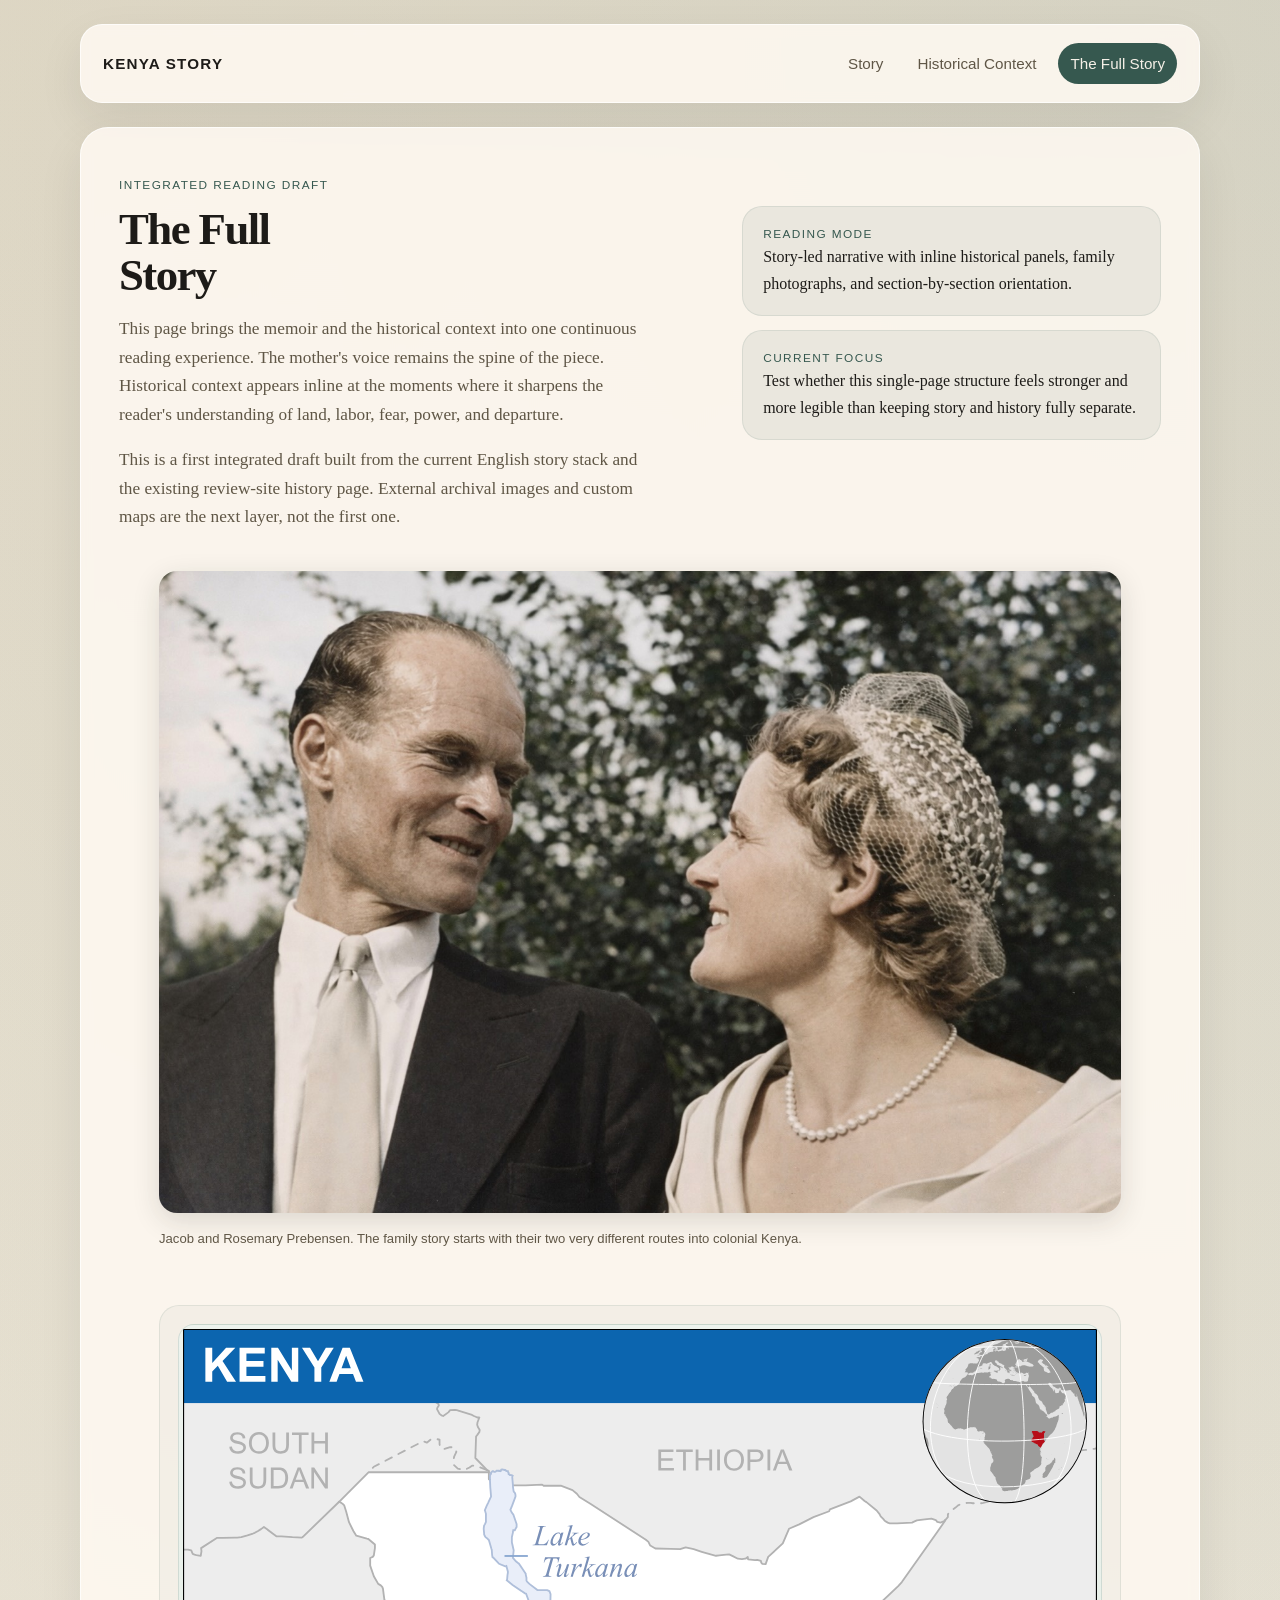
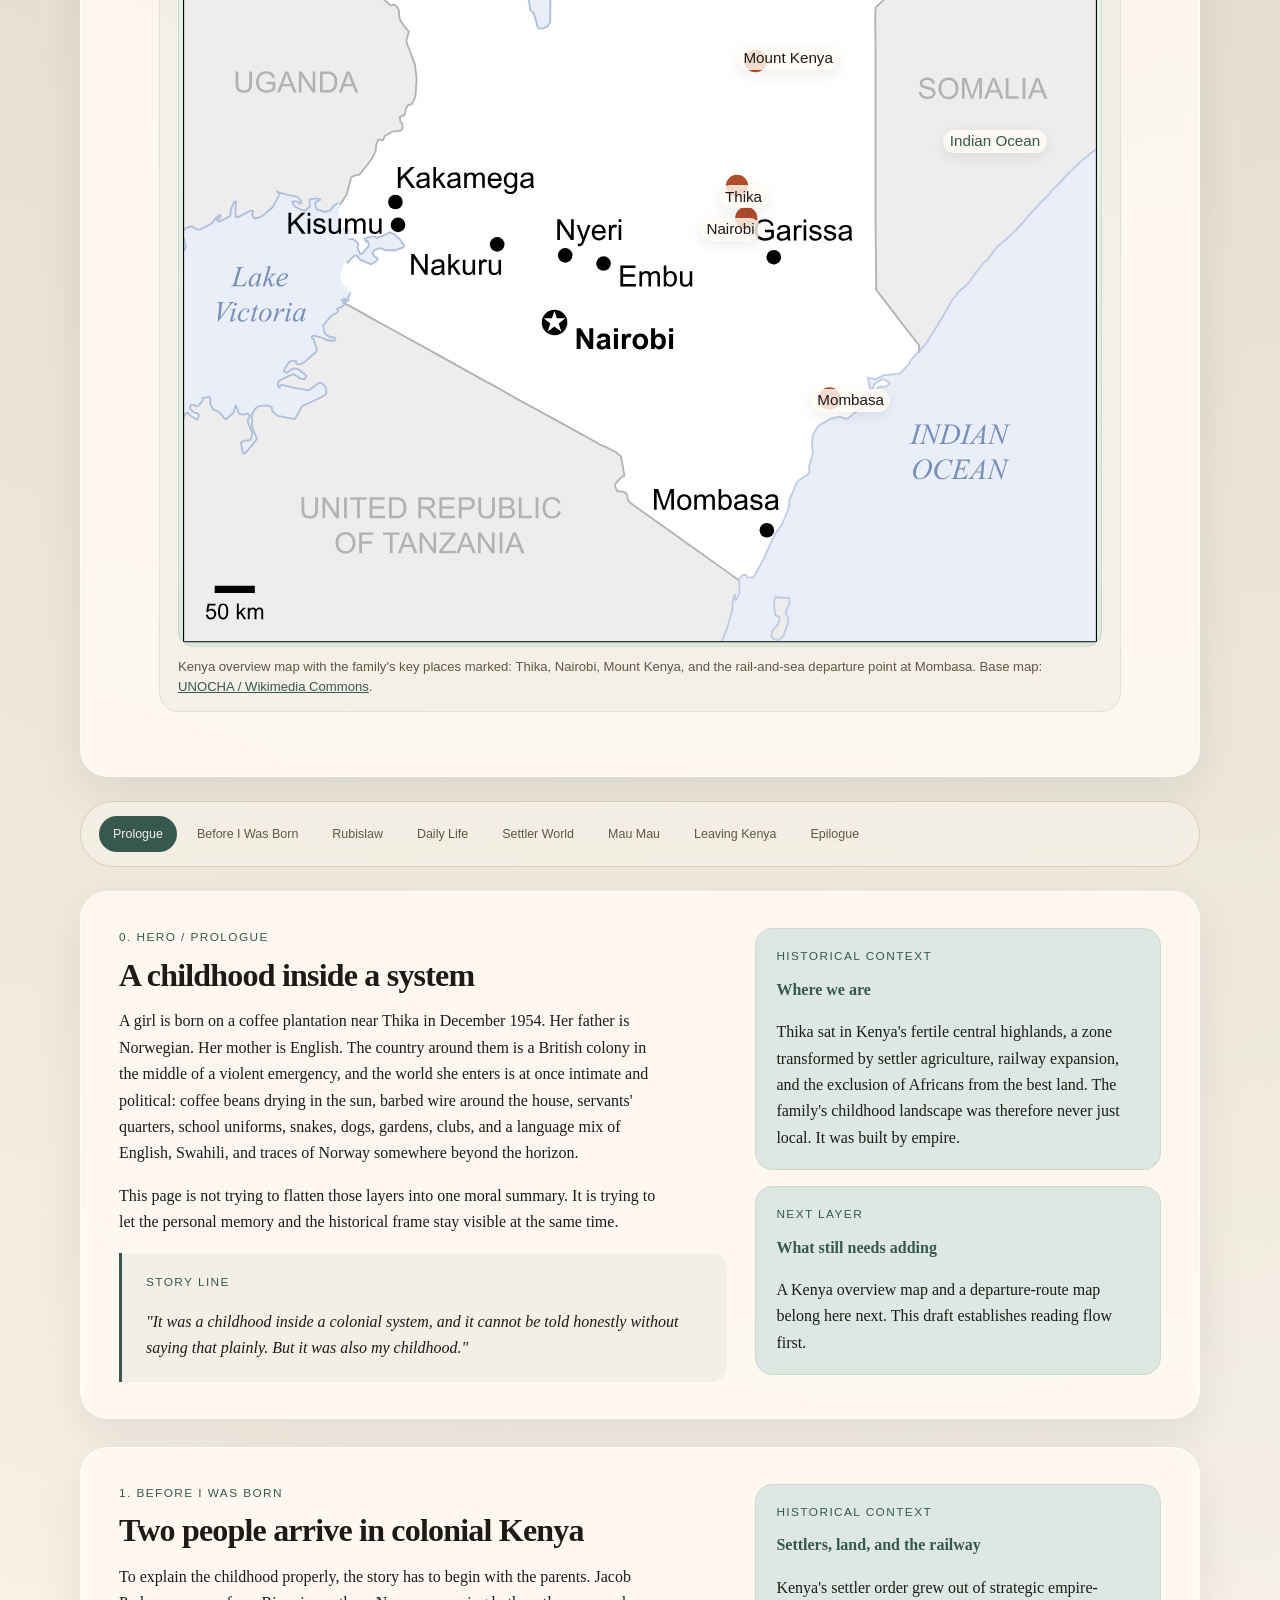
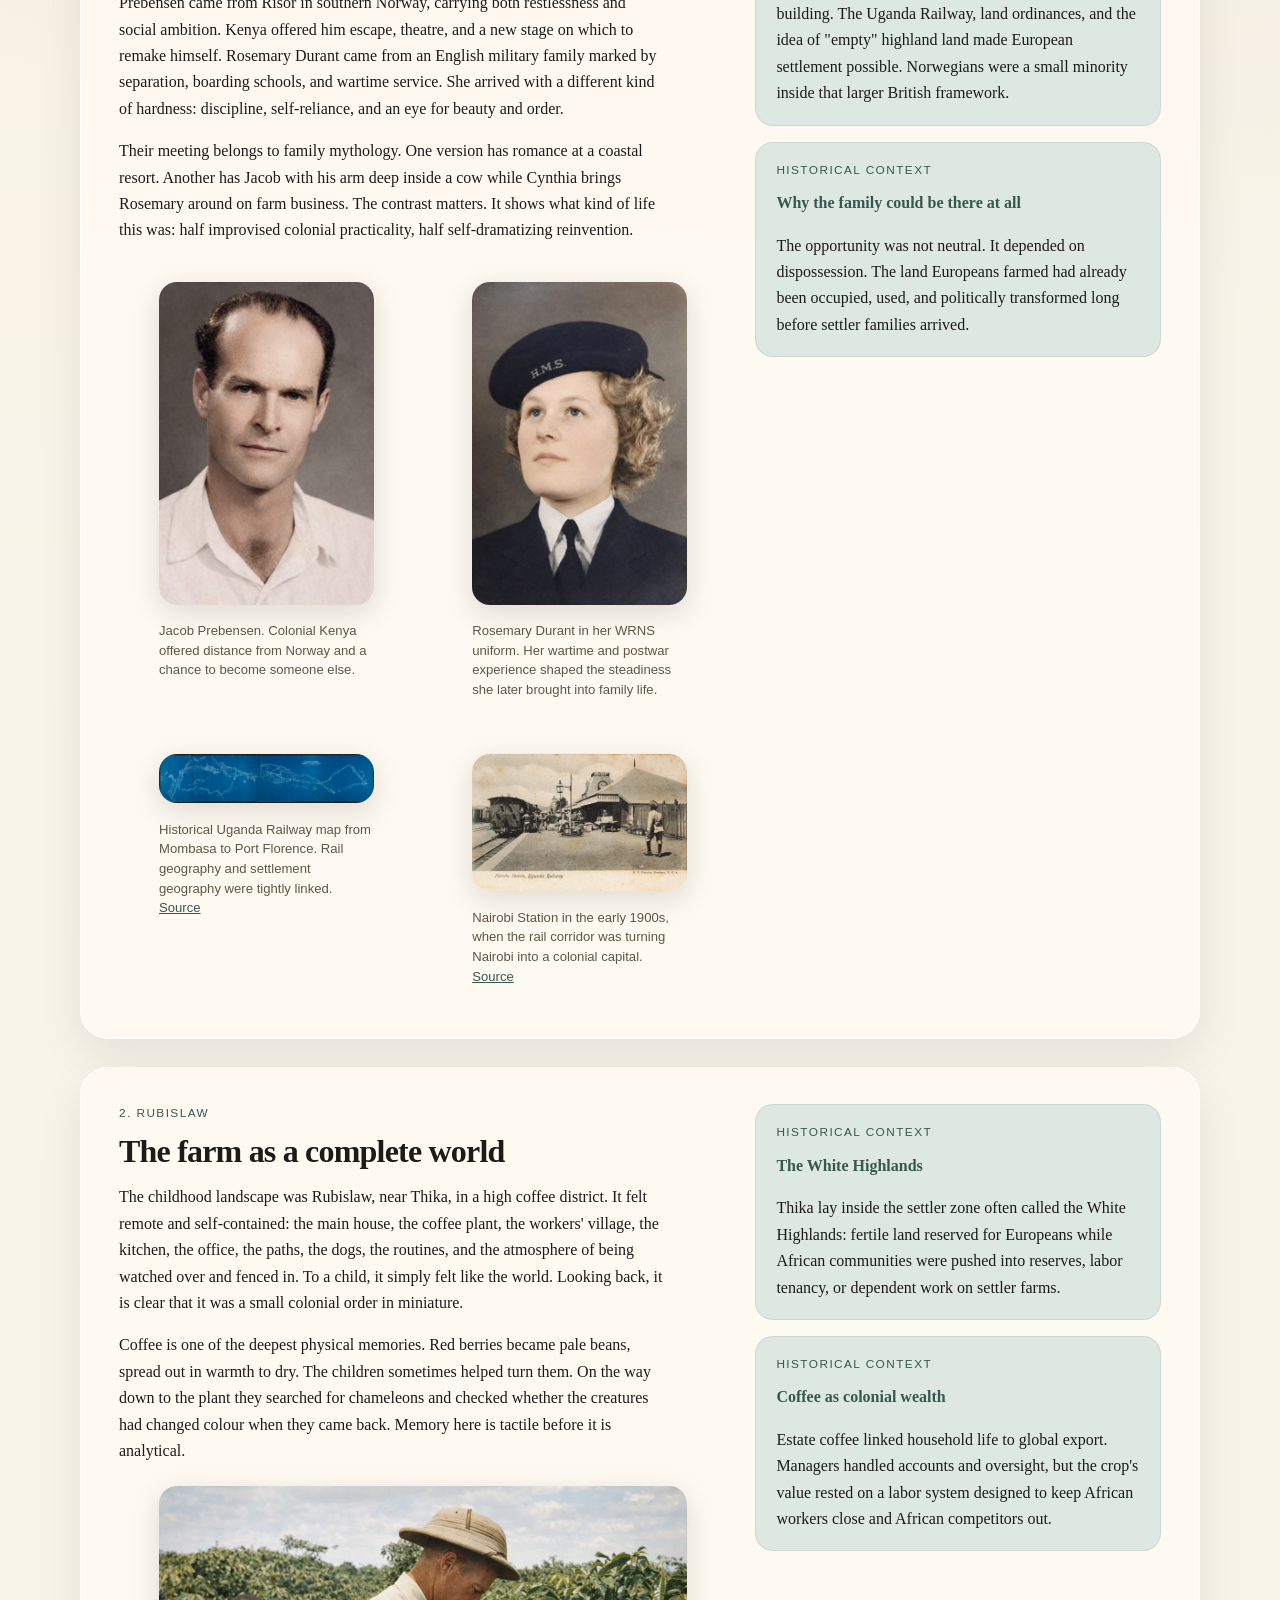
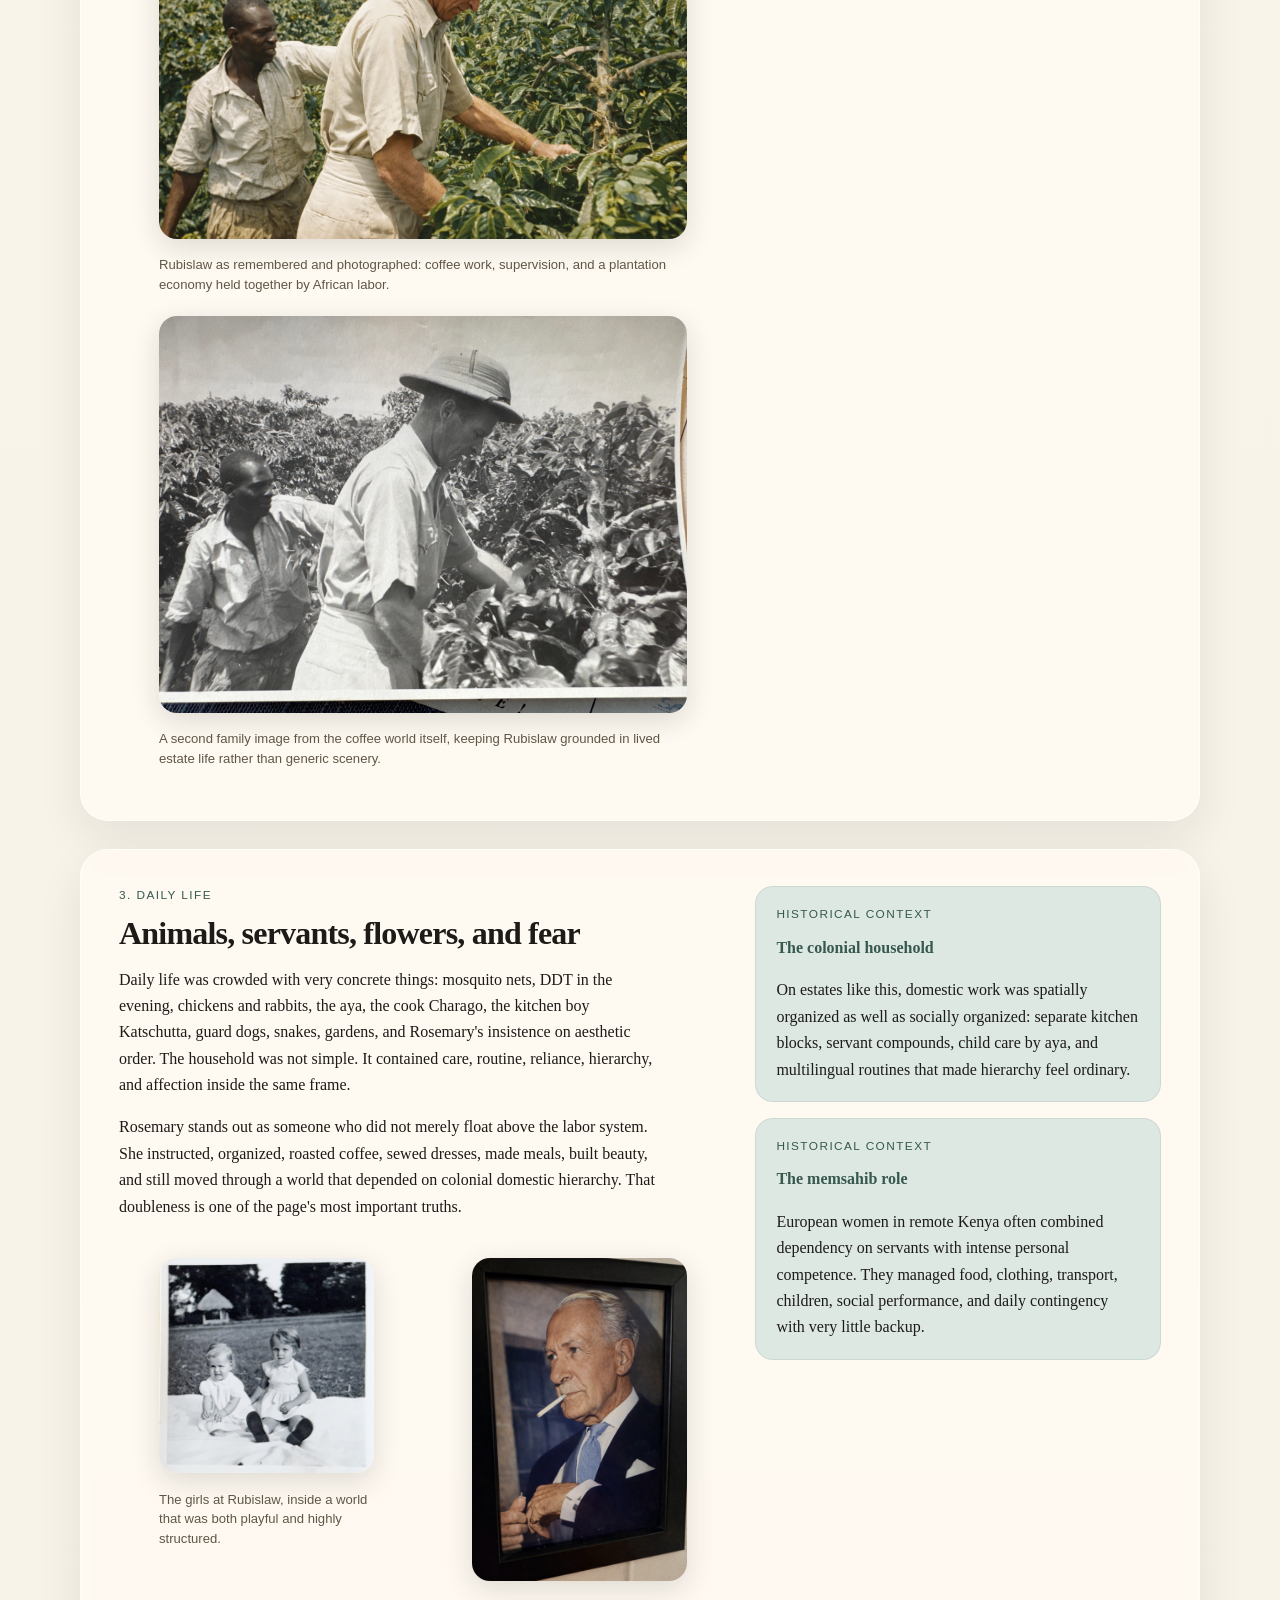
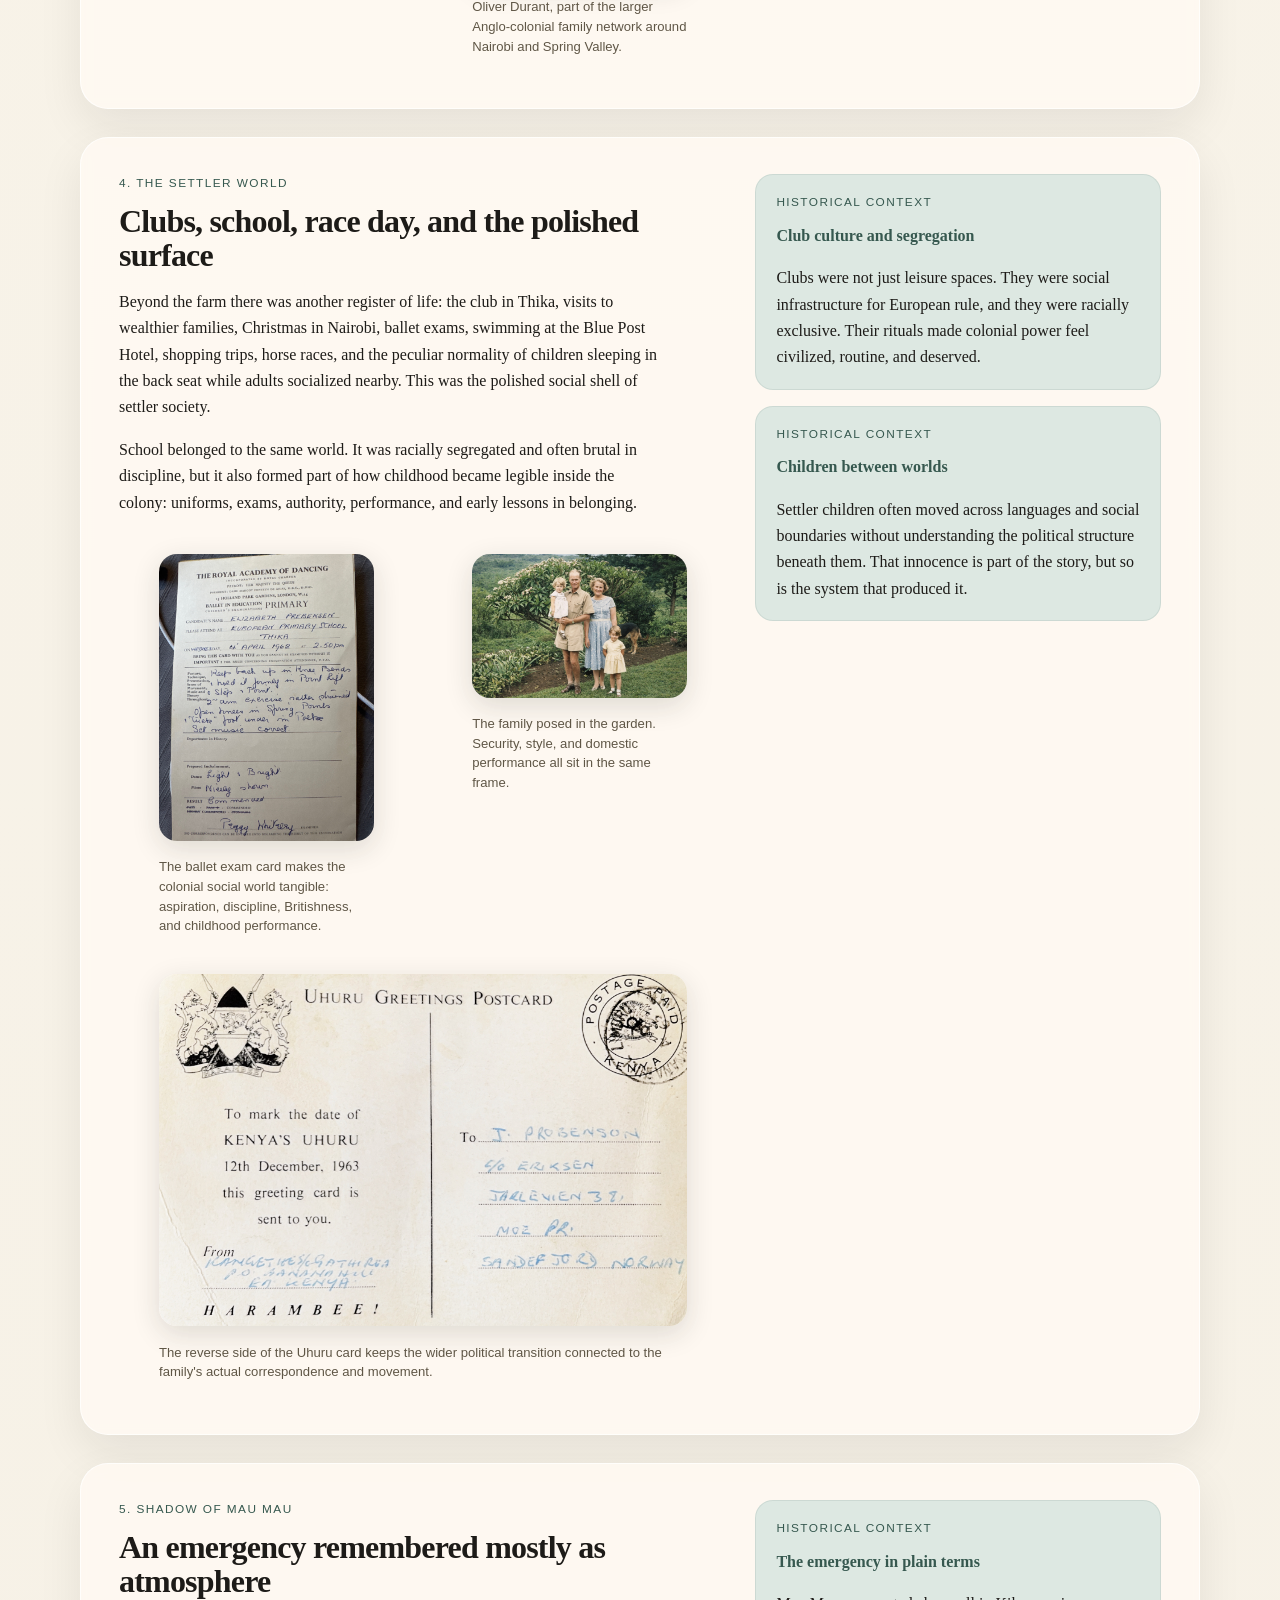
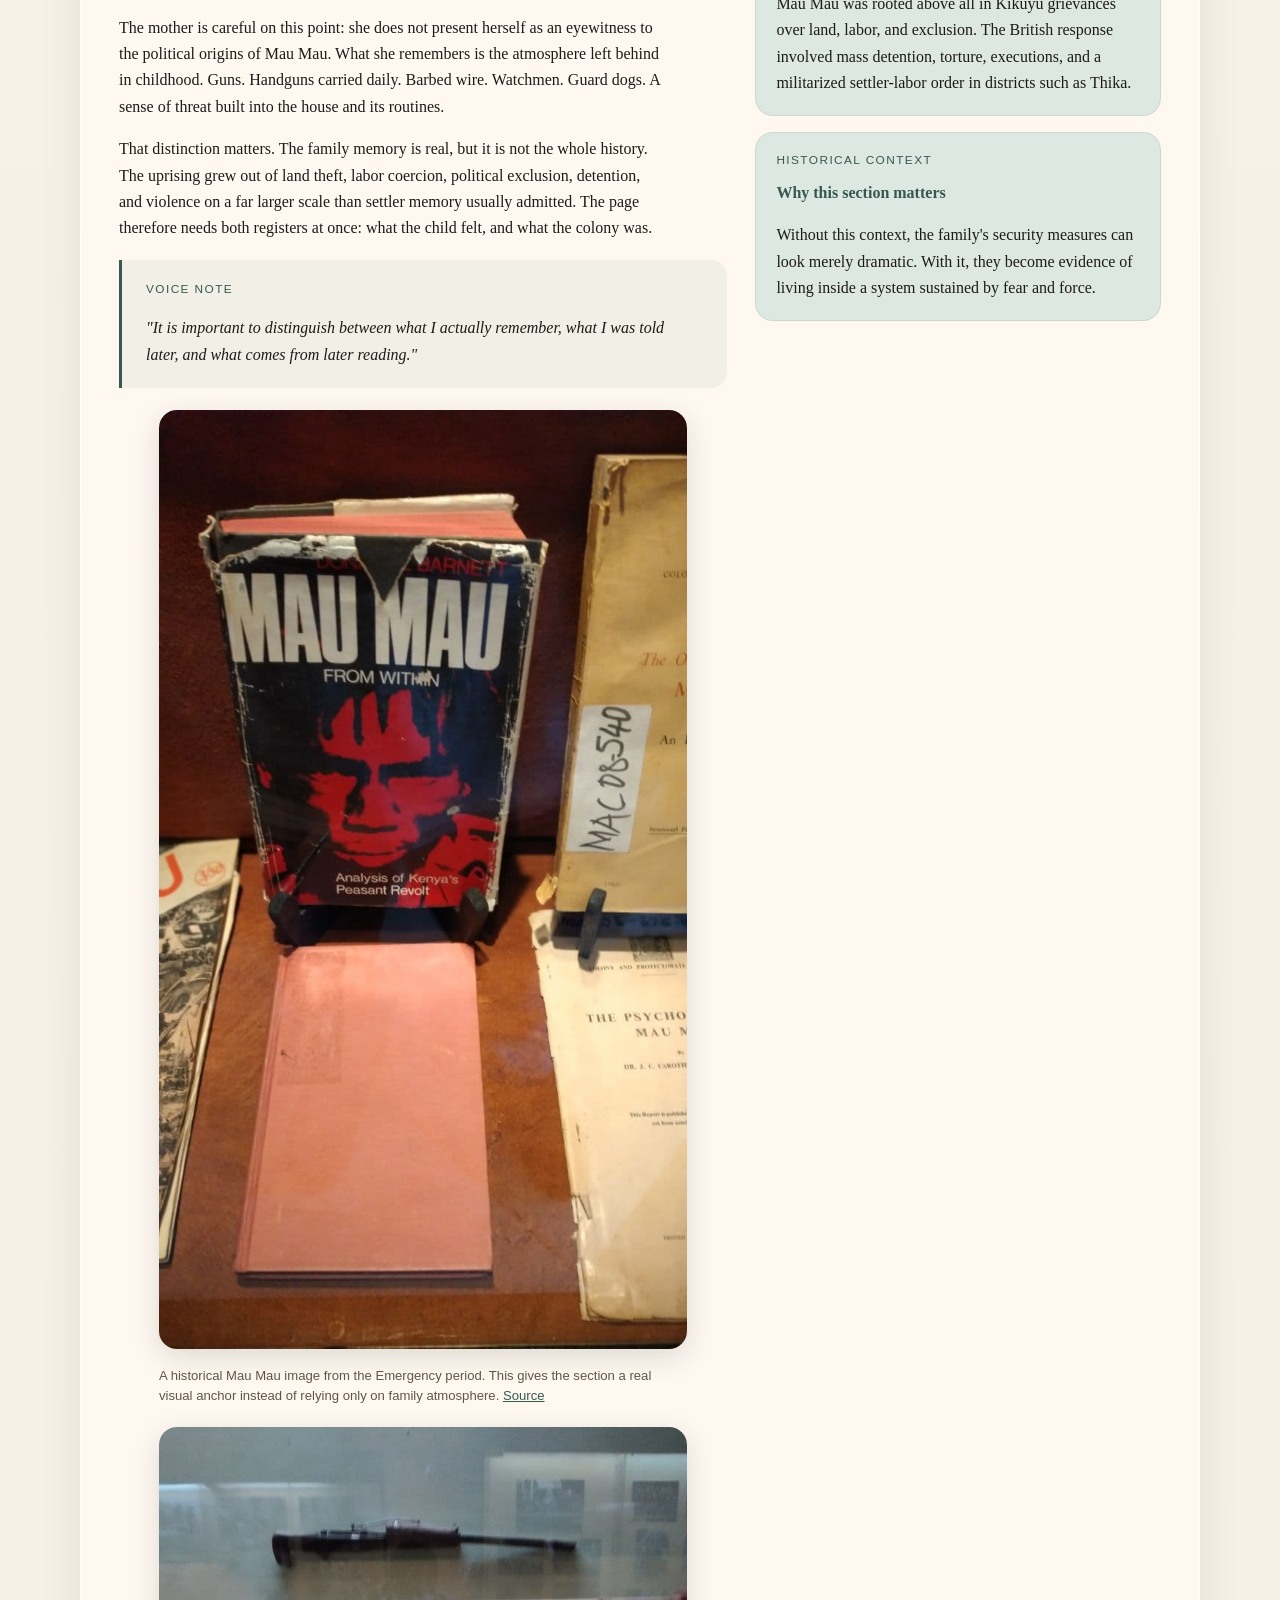
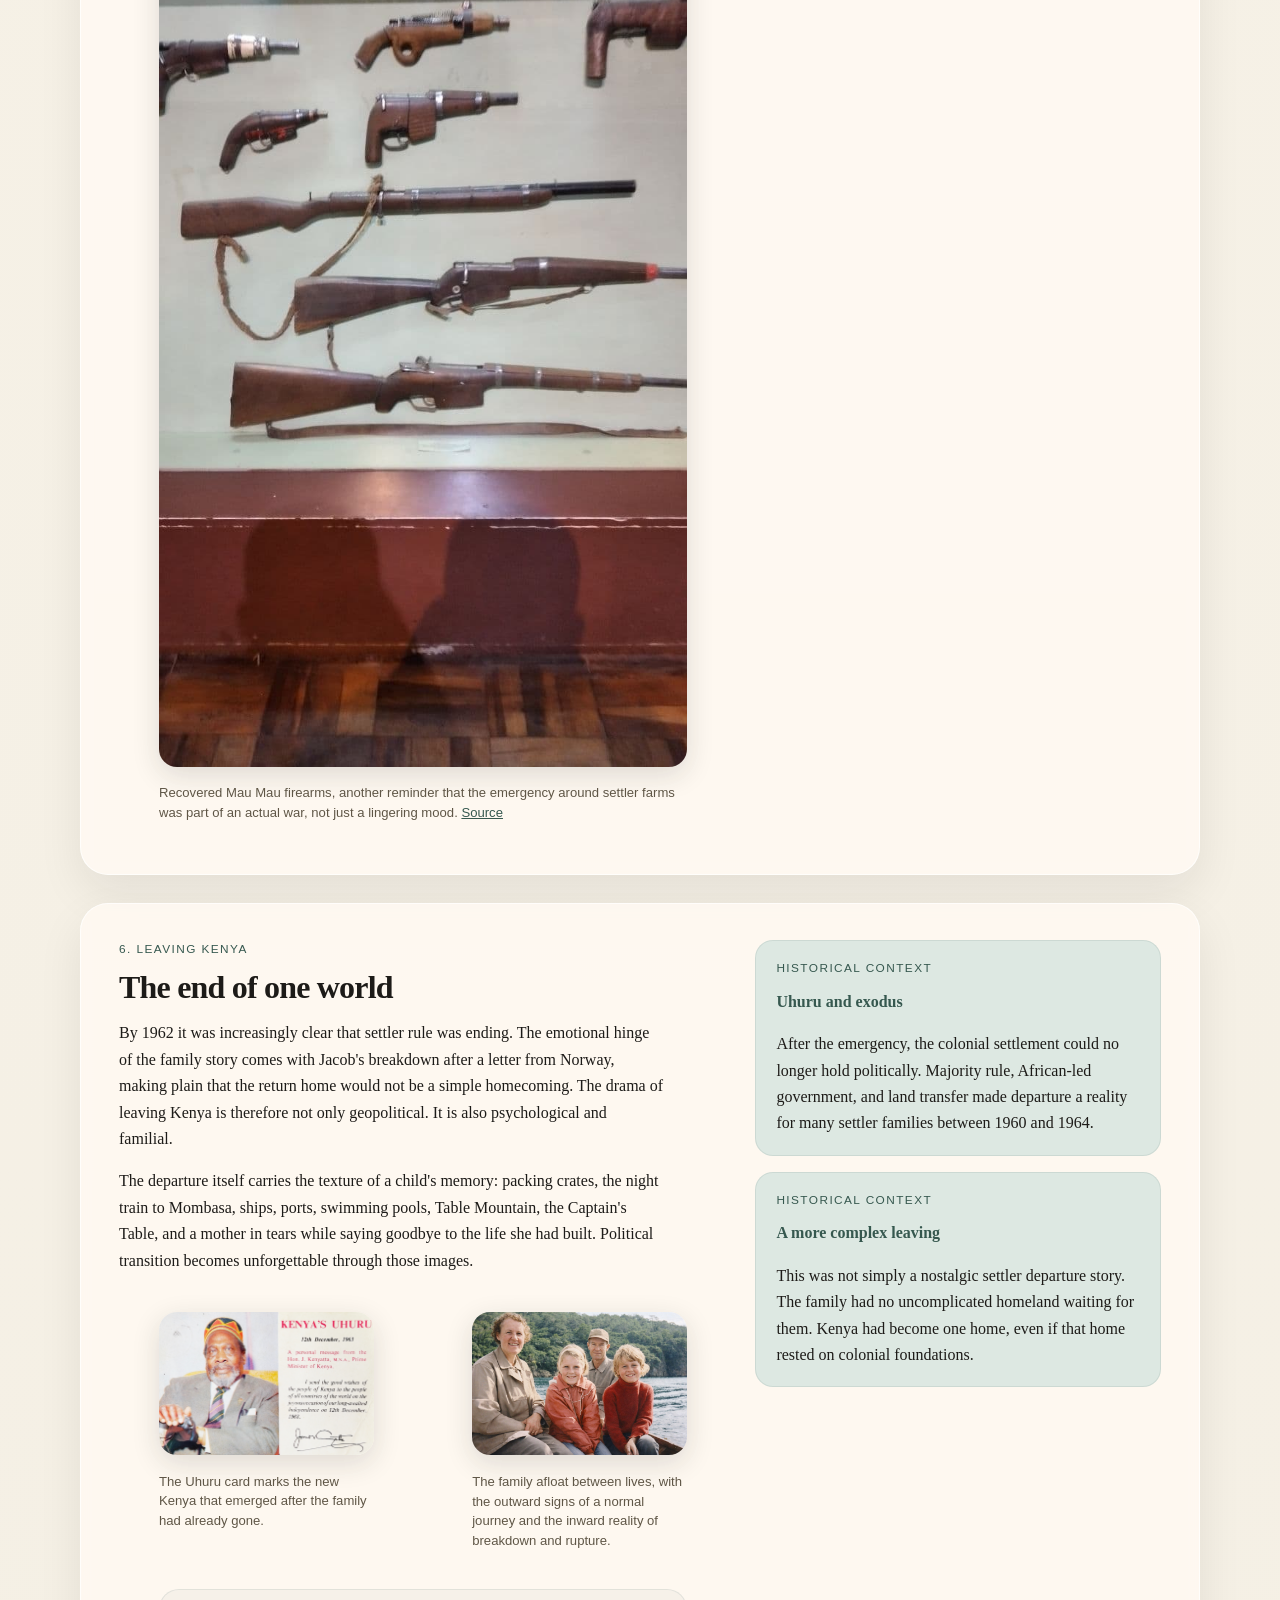
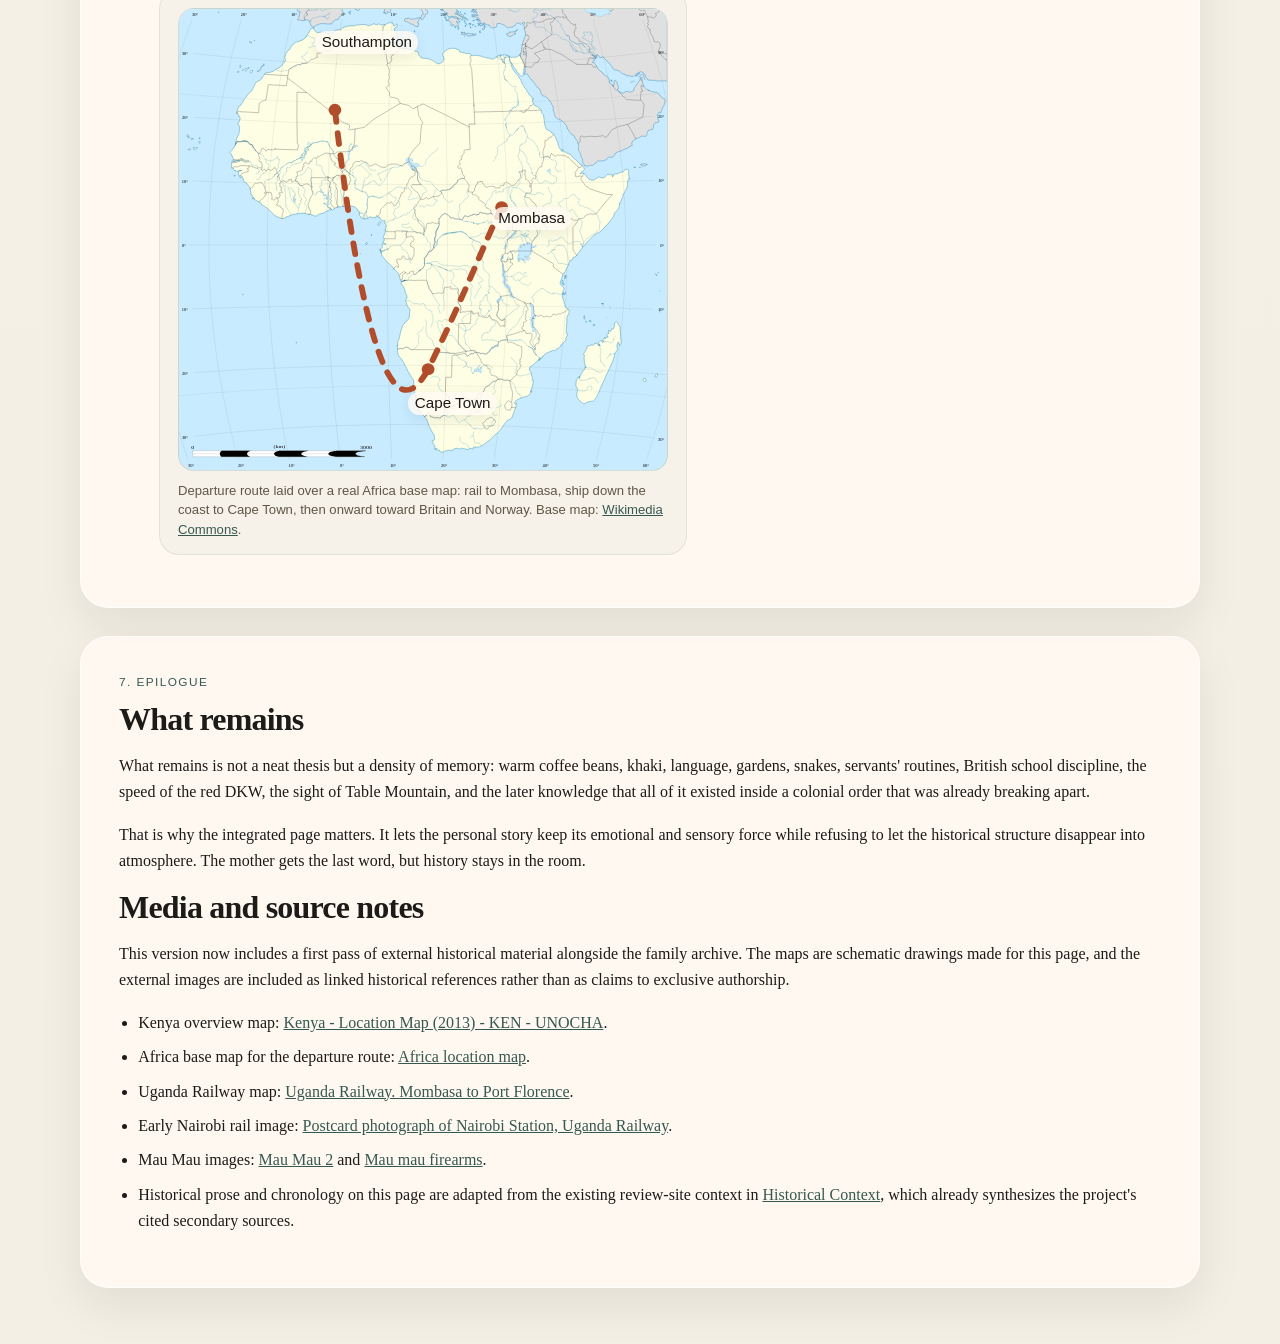
<file: docs/integrated.html>
<!doctype html>
<html lang="en">
  <head>
    <meta charset="utf-8">
    <meta name="viewport" content="width=device-width, initial-scale=1">
    <title>The Full Story | Kenya Story</title>
    <meta name="description" content="An integrated reading experience that weaves the family story with the history of colonial Kenya.">
    <link rel="stylesheet" href="styles.css">
    <link rel="stylesheet" href="integrated.css">
  </head>
  <body>
    <div class="page-shell">
      <header class="site-header">
        <a class="brand" href="index.html">Kenya Story</a>
        <nav class="site-nav">
          <a class="nav-link" href="index.html">Story</a>
          <a class="nav-link" href="history.html">Historical Context</a>
          <a class="nav-link active" href="integrated.html">The Full Story</a>
        </nav>
      </header>

      <section class="integrated-hero">
        <p class="eyebrow">Integrated reading draft</p>
        <div class="hero-deck">
          <div>
            <h1>The Full Story</h1>
            <p class="hero-copy">
              This page brings the memoir and the historical context into one continuous reading experience.
              The mother's voice remains the spine of the piece. Historical context appears inline at the
              moments where it sharpens the reader's understanding of land, labor, fear, power, and departure.
            </p>
            <p class="hero-copy">
              This is a first integrated draft built from the current English story stack and the existing review-site
              history page. External archival images and custom maps are the next layer, not the first one.
            </p>
          </div>
          <div class="hero-meta">
            <div class="meta-card">
              <p class="eyebrow">Reading mode</p>
              <p>Story-led narrative with inline historical panels, family photographs, and section-by-section orientation.</p>
            </div>
            <div class="meta-card">
              <p class="eyebrow">Current focus</p>
              <p>Test whether this single-page structure feels stronger and more legible than keeping story and history fully separate.</p>
            </div>
          </div>
        </div>
        <div class="hero-visuals">
          <figure class="section-figure">
            <img src="photos/jacob-rosemary-formal.jpeg" alt="Jacob and Rosemary Prebensen in a formal portrait" loading="eager">
            <figcaption>Jacob and Rosemary Prebensen. The family story starts with their two very different routes into colonial Kenya.</figcaption>
          </figure>
          <figure class="map-card">
            <div class="map-stage">
              <div class="map-frame">
                <img src="photos/external/kenya-location-map.svg" alt="Map of Kenya with the central highlands and coast visible" loading="eager">
              </div>
              <svg class="map-overlay" viewBox="0 0 100 100" preserveAspectRatio="none" aria-hidden="true">
                <circle cx="61.5" cy="53.5" r="1.2" fill="#b24d2c"/>
                <circle cx="60.5" cy="50" r="1.2" fill="#b24d2c"/>
                <circle cx="70.5" cy="73" r="1.2" fill="#b24d2c"/>
                <circle cx="62.5" cy="36.5" r="1.2" fill="#b24d2c"/>
              </svg>
              <span class="map-label thika">Thika</span>
              <span class="map-label nairobi">Nairobi</span>
              <span class="map-label mombasa">Mombasa</span>
              <span class="map-label mt-kenya">Mount Kenya</span>
              <span class="map-label ocean indian-ocean">Indian Ocean</span>
            </div>
            <figcaption>Kenya overview map with the family's key places marked: Thika, Nairobi, Mount Kenya, and the rail-and-sea departure point at Mombasa. Base map: <a class="source-link" href="https://commons.wikimedia.org/wiki/File:Kenya_-_Location_Map_(2013)_-_KEN_-_UNOCHA.svg">UNOCHA / Wikimedia Commons</a>.</figcaption>
          </figure>
        </div>
      </section>

      <nav class="progress-nav" aria-label="Full story sections">
        <a href="#prologue" class="progress-link active">Prologue</a>
        <a href="#before-i-was-born" class="progress-link">Before I Was Born</a>
        <a href="#rubislaw" class="progress-link">Rubislaw</a>
        <a href="#daily-life" class="progress-link">Daily Life</a>
        <a href="#settler-world" class="progress-link">Settler World</a>
        <a href="#mau-mau" class="progress-link">Mau Mau</a>
        <a href="#leaving-kenya" class="progress-link">Leaving Kenya</a>
        <a href="#epilogue" class="progress-link">Epilogue</a>
      </nav>

      <main class="full-story">
        <section id="prologue" class="full-story-section">
          <div class="section-grid">
            <div class="section-story">
              <p class="eyebrow">0. Hero / Prologue</p>
              <h2>A childhood inside a system</h2>
              <p>
                A girl is born on a coffee plantation near Thika in December 1954. Her father is Norwegian.
                Her mother is English. The country around them is a British colony in the middle of a violent
                emergency, and the world she enters is at once intimate and political: coffee beans drying in the sun,
                barbed wire around the house, servants' quarters, school uniforms, snakes, dogs, gardens, clubs, and
                a language mix of English, Swahili, and traces of Norway somewhere beyond the horizon.
              </p>
              <p>
                This page is not trying to flatten those layers into one moral summary. It is trying to let the
                personal memory and the historical frame stay visible at the same time.
              </p>
              <div class="voice-note">
                <p class="eyebrow">Story line</p>
                <p>
                  "It was a childhood inside a colonial system, and it cannot be told honestly without saying that
                  plainly. But it was also my childhood."
                </p>
              </div>
            </div>
            <div class="context-stack">
              <aside class="context-panel">
                <p class="eyebrow">Historical context</p>
                <h3>Where we are</h3>
                <p>
                  Thika sat in Kenya's fertile central highlands, a zone transformed by settler agriculture, railway expansion,
                  and the exclusion of Africans from the best land. The family's childhood landscape was therefore never just local.
                  It was built by empire.
                </p>
              </aside>
              <aside class="context-panel">
                <p class="eyebrow">Next layer</p>
                <h3>What still needs adding</h3>
                <p>
                  A Kenya overview map and a departure-route map belong here next. This draft establishes reading flow first.
                </p>
              </aside>
            </div>
          </div>
        </section>

        <section id="before-i-was-born" class="full-story-section">
          <div class="section-grid">
            <div class="section-story">
              <p class="eyebrow">1. Before I Was Born</p>
              <h2>Two people arrive in colonial Kenya</h2>
              <p>
                To explain the childhood properly, the story has to begin with the parents. Jacob Prebensen came from Risor
                in southern Norway, carrying both restlessness and social ambition. Kenya offered him escape, theatre,
                and a new stage on which to remake himself. Rosemary Durant came from an English military family marked by
                separation, boarding schools, and wartime service. She arrived with a different kind of hardness:
                discipline, self-reliance, and an eye for beauty and order.
              </p>
              <p>
                Their meeting belongs to family mythology. One version has romance at a coastal resort. Another has Jacob
                with his arm deep inside a cow while Cynthia brings Rosemary around on farm business. The contrast matters.
                It shows what kind of life this was: half improvised colonial practicality, half self-dramatizing reinvention.
              </p>
              <div class="photo-pair">
                <figure>
                  <img src="photos/jacob-portrait.jpeg" alt="Young Jacob Prebensen" loading="lazy">
                  <figcaption>Jacob Prebensen. Colonial Kenya offered distance from Norway and a chance to become someone else.</figcaption>
                </figure>
                <figure>
                  <img src="photos/rosemary-wrens.jpeg" alt="Rosemary Durant in WRNS uniform" loading="lazy">
                  <figcaption>Rosemary Durant in her WRNS uniform. Her wartime and postwar experience shaped the steadiness she later brought into family life.</figcaption>
                </figure>
              </div>
              <div class="photo-pair">
                <figure>
                  <img src="photos/external/uganda-railway-map-2400.jpg" alt="Historical Uganda Railway map from Mombasa to Port Florence" loading="lazy">
                  <figcaption>Historical Uganda Railway map from Mombasa to Port Florence. Rail geography and settlement geography were tightly linked. <a class="source-link" href="https://commons.wikimedia.org/wiki/File:Uganda_Railway._Mombasa_to_Port_Florence._(WOMAT-AFR-BEA-196-1).jpg">Source</a></figcaption>
                </figure>
                <figure>
                  <img src="photos/external/nairobi-station-postcard.jpg" alt="Postcard photograph of Nairobi Station in the early 1900s" loading="lazy">
                  <figcaption>Nairobi Station in the early 1900s, when the rail corridor was turning Nairobi into a colonial capital. <a class="source-link" href="https://commons.wikimedia.org/wiki/File:Postcard_photograph_of_Nairobi_Station,_Uganda_Railway,_by_D._V._Figueira,_Mombasa,_B.E.A.,_ca.1900%27s.jpg">Source</a></figcaption>
                </figure>
              </div>
            </div>
            <div class="context-stack">
              <aside class="context-panel">
                <p class="eyebrow">Historical context</p>
                <h3>Settlers, land, and the railway</h3>
                <p>
                  Kenya's settler order grew out of strategic empire-building. The Uganda Railway, land ordinances, and the idea
                  of "empty" highland land made European settlement possible. Norwegians were a small minority inside that larger British framework.
                </p>
              </aside>
              <aside class="context-panel">
                <p class="eyebrow">Historical context</p>
                <h3>Why the family could be there at all</h3>
                <p>
                  The opportunity was not neutral. It depended on dispossession. The land Europeans farmed had already been
                  occupied, used, and politically transformed long before settler families arrived.
                </p>
              </aside>
            </div>
          </div>
        </section>

        <section id="rubislaw" class="full-story-section">
          <div class="section-grid">
            <div class="section-story">
              <p class="eyebrow">2. Rubislaw</p>
              <h2>The farm as a complete world</h2>
              <p>
                The childhood landscape was Rubislaw, near Thika, in a high coffee district. It felt remote and self-contained:
                the main house, the coffee plant, the workers' village, the kitchen, the office, the paths, the dogs, the routines,
                and the atmosphere of being watched over and fenced in. To a child, it simply felt like the world. Looking back,
                it is clear that it was a small colonial order in miniature.
              </p>
              <p>
                Coffee is one of the deepest physical memories. Red berries became pale beans, spread out in warmth to dry.
                The children sometimes helped turn them. On the way down to the plant they searched for chameleons and checked
                whether the creatures had changed colour when they came back. Memory here is tactile before it is analytical.
              </p>
              <figure class="section-figure">
                <img src="photos/coffee-picking-color.png" alt="Coffee work at Rubislaw" loading="lazy">
                <figcaption>Rubislaw as remembered and photographed: coffee work, supervision, and a plantation economy held together by African labor.</figcaption>
              </figure>
              <figure class="section-figure">
                <img src="photos/coffee-picking.jpeg" alt="Coffee picking at Rubislaw" loading="lazy">
                <figcaption>A second family image from the coffee world itself, keeping Rubislaw grounded in lived estate life rather than generic scenery.</figcaption>
              </figure>
            </div>
            <div class="context-stack">
              <aside class="context-panel">
                <p class="eyebrow">Historical context</p>
                <h3>The White Highlands</h3>
                <p>
                  Thika lay inside the settler zone often called the White Highlands: fertile land reserved for Europeans while African communities were
                  pushed into reserves, labor tenancy, or dependent work on settler farms.
                </p>
              </aside>
              <aside class="context-panel">
                <p class="eyebrow">Historical context</p>
                <h3>Coffee as colonial wealth</h3>
                <p>
                  Estate coffee linked household life to global export. Managers handled accounts and oversight, but the crop's value rested on a labor system
                  designed to keep African workers close and African competitors out.
                </p>
              </aside>
            </div>
          </div>
        </section>

        <section id="daily-life" class="full-story-section">
          <div class="section-grid">
            <div class="section-story">
              <p class="eyebrow">3. Daily Life</p>
              <h2>Animals, servants, flowers, and fear</h2>
              <p>
                Daily life was crowded with very concrete things: mosquito nets, DDT in the evening, chickens and rabbits, the aya, the cook Charago,
                the kitchen boy Katschutta, guard dogs, snakes, gardens, and Rosemary's insistence on aesthetic order. The household was not simple.
                It contained care, routine, reliance, hierarchy, and affection inside the same frame.
              </p>
              <p>
                Rosemary stands out as someone who did not merely float above the labor system. She instructed, organized, roasted coffee, sewed dresses,
                made meals, built beauty, and still moved through a world that depended on colonial domestic hierarchy. That doubleness is one of the page's
                most important truths.
              </p>
              <div class="photo-pair">
                <figure>
                  <img src="photos/girls-rubislaw.jpeg" alt="Elizabeth and Wenche at Rubislaw" loading="lazy">
                  <figcaption>The girls at Rubislaw, inside a world that was both playful and highly structured.</figcaption>
                </figure>
                <figure>
                  <img src="photos/oliver-portrait-color.png" alt="Oliver Durant portrait" loading="lazy">
                  <figcaption>Oliver Durant, part of the larger Anglo-colonial family network around Nairobi and Spring Valley.</figcaption>
                </figure>
              </div>
            </div>
            <div class="context-stack">
              <aside class="context-panel">
                <p class="eyebrow">Historical context</p>
                <h3>The colonial household</h3>
                <p>
                  On estates like this, domestic work was spatially organized as well as socially organized: separate kitchen blocks, servant compounds,
                  child care by aya, and multilingual routines that made hierarchy feel ordinary.
                </p>
              </aside>
              <aside class="context-panel">
                <p class="eyebrow">Historical context</p>
                <h3>The memsahib role</h3>
                <p>
                  European women in remote Kenya often combined dependency on servants with intense personal competence. They managed food, clothing,
                  transport, children, social performance, and daily contingency with very little backup.
                </p>
              </aside>
            </div>
          </div>
        </section>

        <section id="settler-world" class="full-story-section">
          <div class="section-grid">
            <div class="section-story">
              <p class="eyebrow">4. The Settler World</p>
              <h2>Clubs, school, race day, and the polished surface</h2>
              <p>
                Beyond the farm there was another register of life: the club in Thika, visits to wealthier families, Christmas in Nairobi, ballet exams,
                swimming at the Blue Post Hotel, shopping trips, horse races, and the peculiar normality of children sleeping in the back seat while adults
                socialized nearby. This was the polished social shell of settler society.
              </p>
              <p>
                School belonged to the same world. It was racially segregated and often brutal in discipline, but it also formed part of how childhood
                became legible inside the colony: uniforms, exams, authority, performance, and early lessons in belonging.
              </p>
              <div class="photo-pair">
                <figure>
                  <img src="photos/ballet-exam-thika.jpeg" alt="Ballet exam card from Thika" loading="lazy">
                  <figcaption>The ballet exam card makes the colonial social world tangible: aspiration, discipline, Britishness, and childhood performance.</figcaption>
                </figure>
                <figure>
                  <img src="photos/family-rubislaw.jpeg" alt="The family at Rubislaw" loading="lazy">
                  <figcaption>The family posed in the garden. Security, style, and domestic performance all sit in the same frame.</figcaption>
                </figure>
              </div>
              <figure class="section-figure">
                <img src="photos/uhuru-card-back.jpeg" alt="Back of Uhuru card addressed to Norway" loading="lazy">
                <figcaption>The reverse side of the Uhuru card keeps the wider political transition connected to the family's actual correspondence and movement.</figcaption>
              </figure>
            </div>
            <div class="context-stack">
              <aside class="context-panel">
                <p class="eyebrow">Historical context</p>
                <h3>Club culture and segregation</h3>
                <p>
                  Clubs were not just leisure spaces. They were social infrastructure for European rule, and they were racially exclusive. Their rituals made
                  colonial power feel civilized, routine, and deserved.
                </p>
              </aside>
              <aside class="context-panel">
                <p class="eyebrow">Historical context</p>
                <h3>Children between worlds</h3>
                <p>
                  Settler children often moved across languages and social boundaries without understanding the political structure beneath them. That innocence
                  is part of the story, but so is the system that produced it.
                </p>
              </aside>
            </div>
          </div>
        </section>

        <section id="mau-mau" class="full-story-section">
          <div class="section-grid">
            <div class="section-story">
              <p class="eyebrow">5. Shadow of Mau Mau</p>
              <h2>An emergency remembered mostly as atmosphere</h2>
              <p>
                The mother is careful on this point: she does not present herself as an eyewitness to the political origins of Mau Mau. What she remembers is the
                atmosphere left behind in childhood. Guns. Handguns carried daily. Barbed wire. Watchmen. Guard dogs. A sense of threat built into the house and its routines.
              </p>
              <p>
                That distinction matters. The family memory is real, but it is not the whole history. The uprising grew out of land theft, labor coercion, political exclusion,
                detention, and violence on a far larger scale than settler memory usually admitted. The page therefore needs both registers at once: what the child felt, and what the colony was.
              </p>
              <div class="voice-note">
                <p class="eyebrow">Voice note</p>
                <p>
                  "It is important to distinguish between what I actually remember, what I was told later, and what comes from later reading."
                </p>
              </div>
              <figure class="section-figure">
                <img src="photos/external/mau-mau-2.jpg" alt="Historical Mau Mau image from the emergency period" loading="lazy">
                <figcaption>A historical Mau Mau image from the Emergency period. This gives the section a real visual anchor instead of relying only on family atmosphere. <a class="source-link" href="https://commons.wikimedia.org/wiki/File:Mau_Mau_2.jpg">Source</a></figcaption>
              </figure>
              <figure class="section-figure">
                <img src="photos/external/mau-mau-firearms.jpg" alt="Mau Mau firearms" loading="lazy">
                <figcaption>Recovered Mau Mau firearms, another reminder that the emergency around settler farms was part of an actual war, not just a lingering mood. <a class="source-link" href="https://commons.wikimedia.org/wiki/File:Mau_mau_firearms.jpg">Source</a></figcaption>
              </figure>
            </div>
            <div class="context-stack">
              <aside class="context-panel">
                <p class="eyebrow">Historical context</p>
                <h3>The emergency in plain terms</h3>
                <p>
                  Mau Mau was rooted above all in Kikuyu grievances over land, labor, and exclusion. The British response involved mass detention, torture, executions,
                  and a militarized settler-labor order in districts such as Thika.
                </p>
              </aside>
              <aside class="context-panel">
                <p class="eyebrow">Historical context</p>
                <h3>Why this section matters</h3>
                <p>
                  Without this context, the family's security measures can look merely dramatic. With it, they become evidence of living inside a system sustained by fear and force.
                </p>
              </aside>
            </div>
          </div>
        </section>

        <section id="leaving-kenya" class="full-story-section">
          <div class="section-grid">
            <div class="section-story">
              <p class="eyebrow">6. Leaving Kenya</p>
              <h2>The end of one world</h2>
              <p>
                By 1962 it was increasingly clear that settler rule was ending. The emotional hinge of the family story comes with Jacob's breakdown after a letter from Norway,
                making plain that the return home would not be a simple homecoming. The drama of leaving Kenya is therefore not only geopolitical. It is also psychological and familial.
              </p>
              <p>
                The departure itself carries the texture of a child's memory: packing crates, the night train to Mombasa, ships, ports, swimming pools, Table Mountain, the Captain's Table,
                and a mother in tears while saying goodbye to the life she had built. Political transition becomes unforgettable through those images.
              </p>
              <div class="photo-pair">
                <figure>
                  <img src="photos/uhuru-card-front.jpeg" alt="Uhuru independence card front" loading="lazy">
                  <figcaption>The Uhuru card marks the new Kenya that emerged after the family had already gone.</figcaption>
                </figure>
                <figure>
                  <img src="photos/family-boat.jpeg" alt="Family on a boat" loading="lazy">
                  <figcaption>The family afloat between lives, with the outward signs of a normal journey and the inward reality of breakdown and rupture.</figcaption>
                </figure>
              </div>
              <figure class="map-card">
                <div class="map-stage">
                  <div class="map-frame">
                    <img src="photos/external/africa-location-map.svg" alt="Map of Africa" loading="lazy">
                  </div>
                  <svg class="map-overlay" viewBox="0 0 100 100" preserveAspectRatio="none" aria-hidden="true">
                    <path d="M66 43 C62 52, 58 63, 51 78 C46 88, 39 86, 32 22" fill="none" stroke="#b24d2c" stroke-width="1.2" stroke-linecap="round" stroke-dasharray="2.4 2.4"/>
                    <circle cx="66" cy="43" r="1.3" fill="#b24d2c"/>
                    <circle cx="51" cy="78" r="1.3" fill="#b24d2c"/>
                    <circle cx="32" cy="22" r="1.3" fill="#b24d2c"/>
                  </svg>
                  <span class="map-label route-label mombasa">Mombasa</span>
                  <span class="map-label route-label cape-town">Cape Town</span>
                  <span class="map-label route-label southampton">Southampton</span>
                </div>
                <figcaption>Departure route laid over a real Africa base map: rail to Mombasa, ship down the coast to Cape Town, then onward toward Britain and Norway. Base map: <a class="source-link" href="https://commons.wikimedia.org/wiki/File:Africa_location_map.svg">Wikimedia Commons</a>.</figcaption>
              </figure>
            </div>
            <div class="context-stack">
              <aside class="context-panel">
                <p class="eyebrow">Historical context</p>
                <h3>Uhuru and exodus</h3>
                <p>
                  After the emergency, the colonial settlement could no longer hold politically. Majority rule, African-led government, and land transfer made departure a reality
                  for many settler families between 1960 and 1964.
                </p>
              </aside>
              <aside class="context-panel">
                <p class="eyebrow">Historical context</p>
                <h3>A more complex leaving</h3>
                <p>
                  This was not simply a nostalgic settler departure story. The family had no uncomplicated homeland waiting for them. Kenya had become one home, even if that home rested on colonial foundations.
                </p>
              </aside>
            </div>
          </div>
        </section>

        <section id="epilogue" class="full-story-endnote">
          <p class="eyebrow">7. Epilogue</p>
          <h2>What remains</h2>
          <p>
            What remains is not a neat thesis but a density of memory: warm coffee beans, khaki, language, gardens, snakes, servants' routines,
            British school discipline, the speed of the red DKW, the sight of Table Mountain, and the later knowledge that all of it existed inside
            a colonial order that was already breaking apart.
          </p>
          <p>
            That is why the integrated page matters. It lets the personal story keep its emotional and sensory force while refusing to let the historical
            structure disappear into atmosphere. The mother gets the last word, but history stays in the room.
          </p>
          <h2>Media and source notes</h2>
          <p>
            This version now includes a first pass of external historical material alongside the family archive. The maps are schematic drawings made for this page,
            and the external images are included as linked historical references rather than as claims to exclusive authorship.
          </p>
          <ul class="source-list">
            <li>Kenya overview map: <a class="source-link" href="https://commons.wikimedia.org/wiki/File:Kenya_-_Location_Map_(2013)_-_KEN_-_UNOCHA.svg">Kenya - Location Map (2013) - KEN - UNOCHA</a>.</li>
            <li>Africa base map for the departure route: <a class="source-link" href="https://commons.wikimedia.org/wiki/File:Africa_location_map.svg">Africa location map</a>.</li>
            <li>Uganda Railway map: <a class="source-link" href="https://commons.wikimedia.org/wiki/File:Uganda_Railway._Mombasa_to_Port_Florence._(WOMAT-AFR-BEA-196-1).jpg">Uganda Railway. Mombasa to Port Florence</a>.</li>
            <li>Early Nairobi rail image: <a class="source-link" href="https://commons.wikimedia.org/wiki/File:Postcard_photograph_of_Nairobi_Station,_Uganda_Railway,_by_D._V._Figueira,_Mombasa,_B.E.A.,_ca.1900%27s.jpg">Postcard photograph of Nairobi Station, Uganda Railway</a>.</li>
            <li>Mau Mau images: <a class="source-link" href="https://commons.wikimedia.org/wiki/File:Mau_Mau_2.jpg">Mau Mau 2</a> and <a class="source-link" href="https://commons.wikimedia.org/wiki/File:Mau_mau_firearms.jpg">Mau mau firearms</a>.</li>
            <li>Historical prose and chronology on this page are adapted from the existing review-site context in <a class="source-link" href="history.html">Historical Context</a>, which already synthesizes the project's cited secondary sources.</li>
          </ul>
        </section>
      </main>
    </div>

    <script>
      const progressLinks = Array.from(document.querySelectorAll(".progress-link"));
      const sections = progressLinks
        .map((link) => {
          const section = document.querySelector(link.getAttribute("href"));
          return section ? { link, section } : null;
        })
        .filter(Boolean);

      const observer = new IntersectionObserver(
        (entries) => {
          const visible = entries
            .filter((entry) => entry.isIntersecting)
            .sort((a, b) => b.intersectionRatio - a.intersectionRatio)[0];

          if (!visible) {
            return;
          }

          progressLinks.forEach((link) => link.classList.remove("active"));
          const match = sections.find(({ section }) => section === visible.target);
          if (match) {
            match.link.classList.add("active");
          }
        },
        {
          rootMargin: "-25% 0px -55% 0px",
          threshold: [0.2, 0.45, 0.7],
        }
      );

      sections.forEach(({ section }) => observer.observe(section));
    </script>
  </body>
</html>
</file>
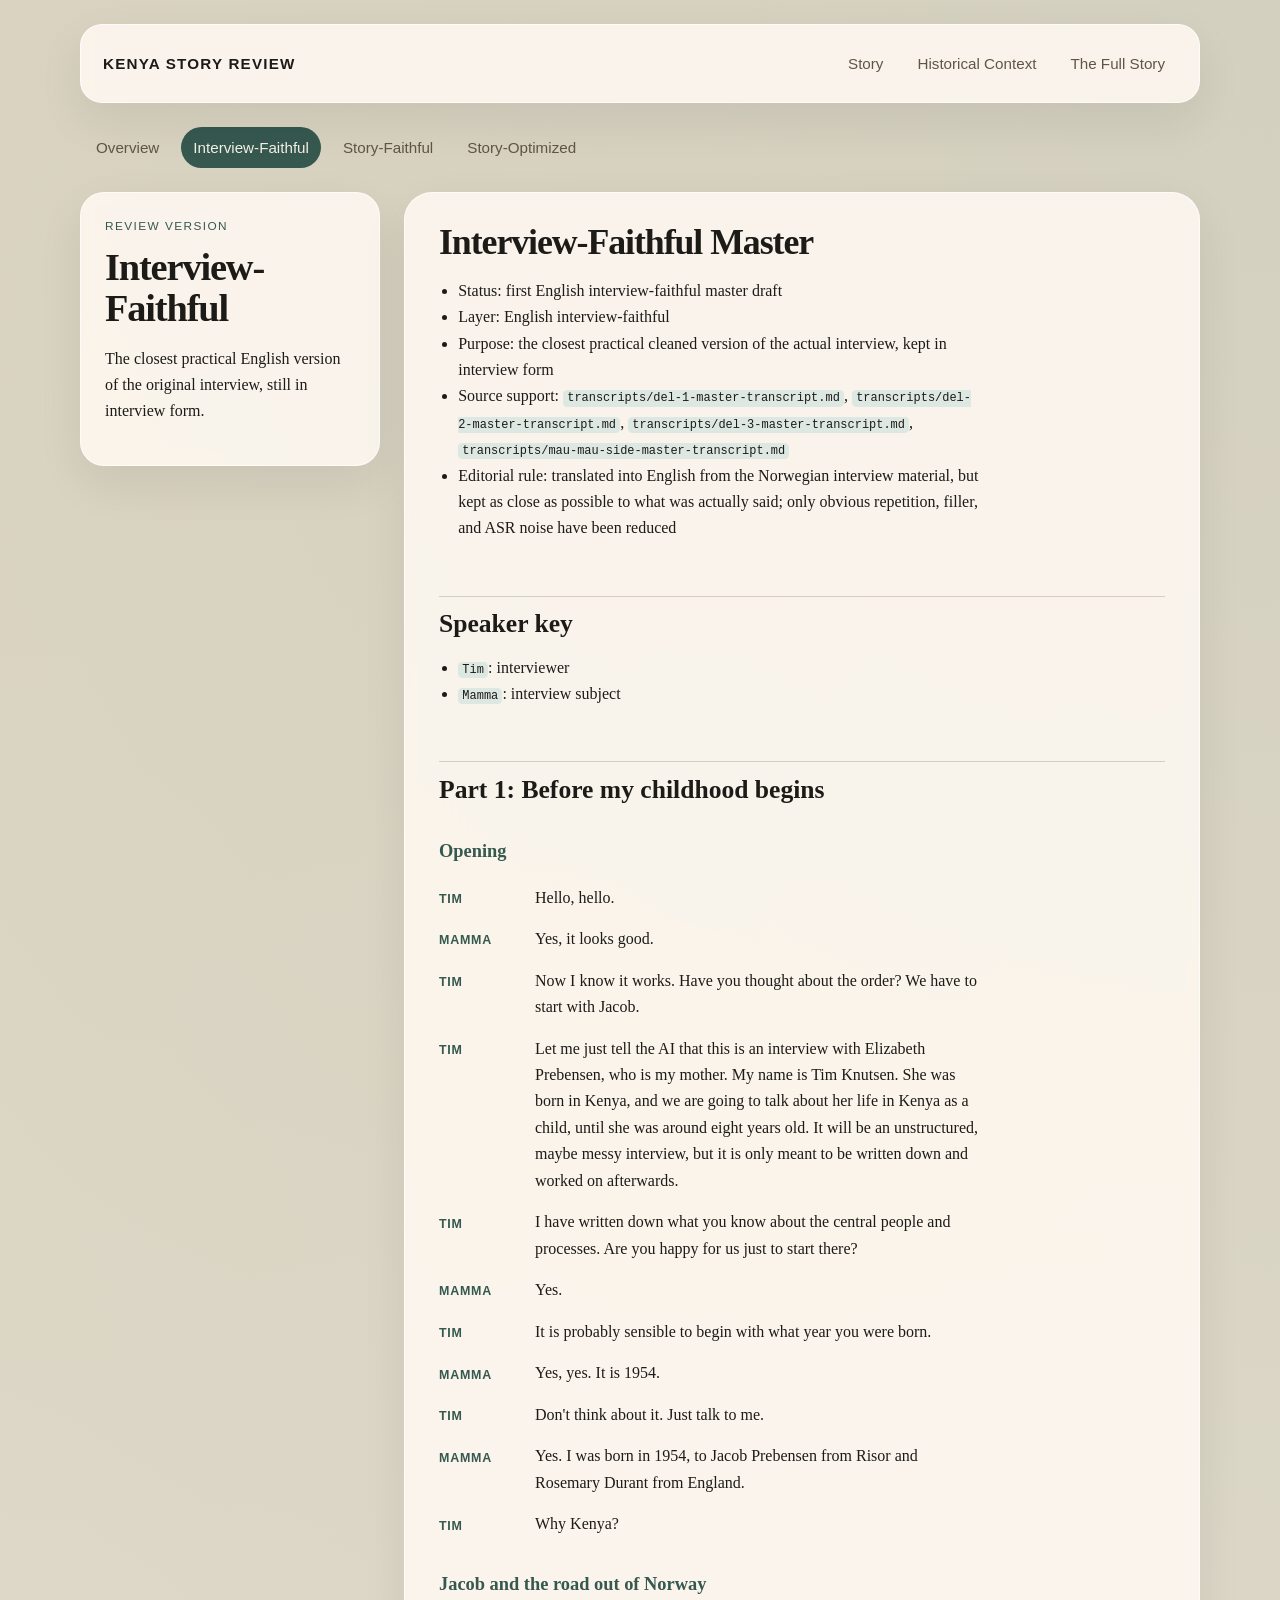
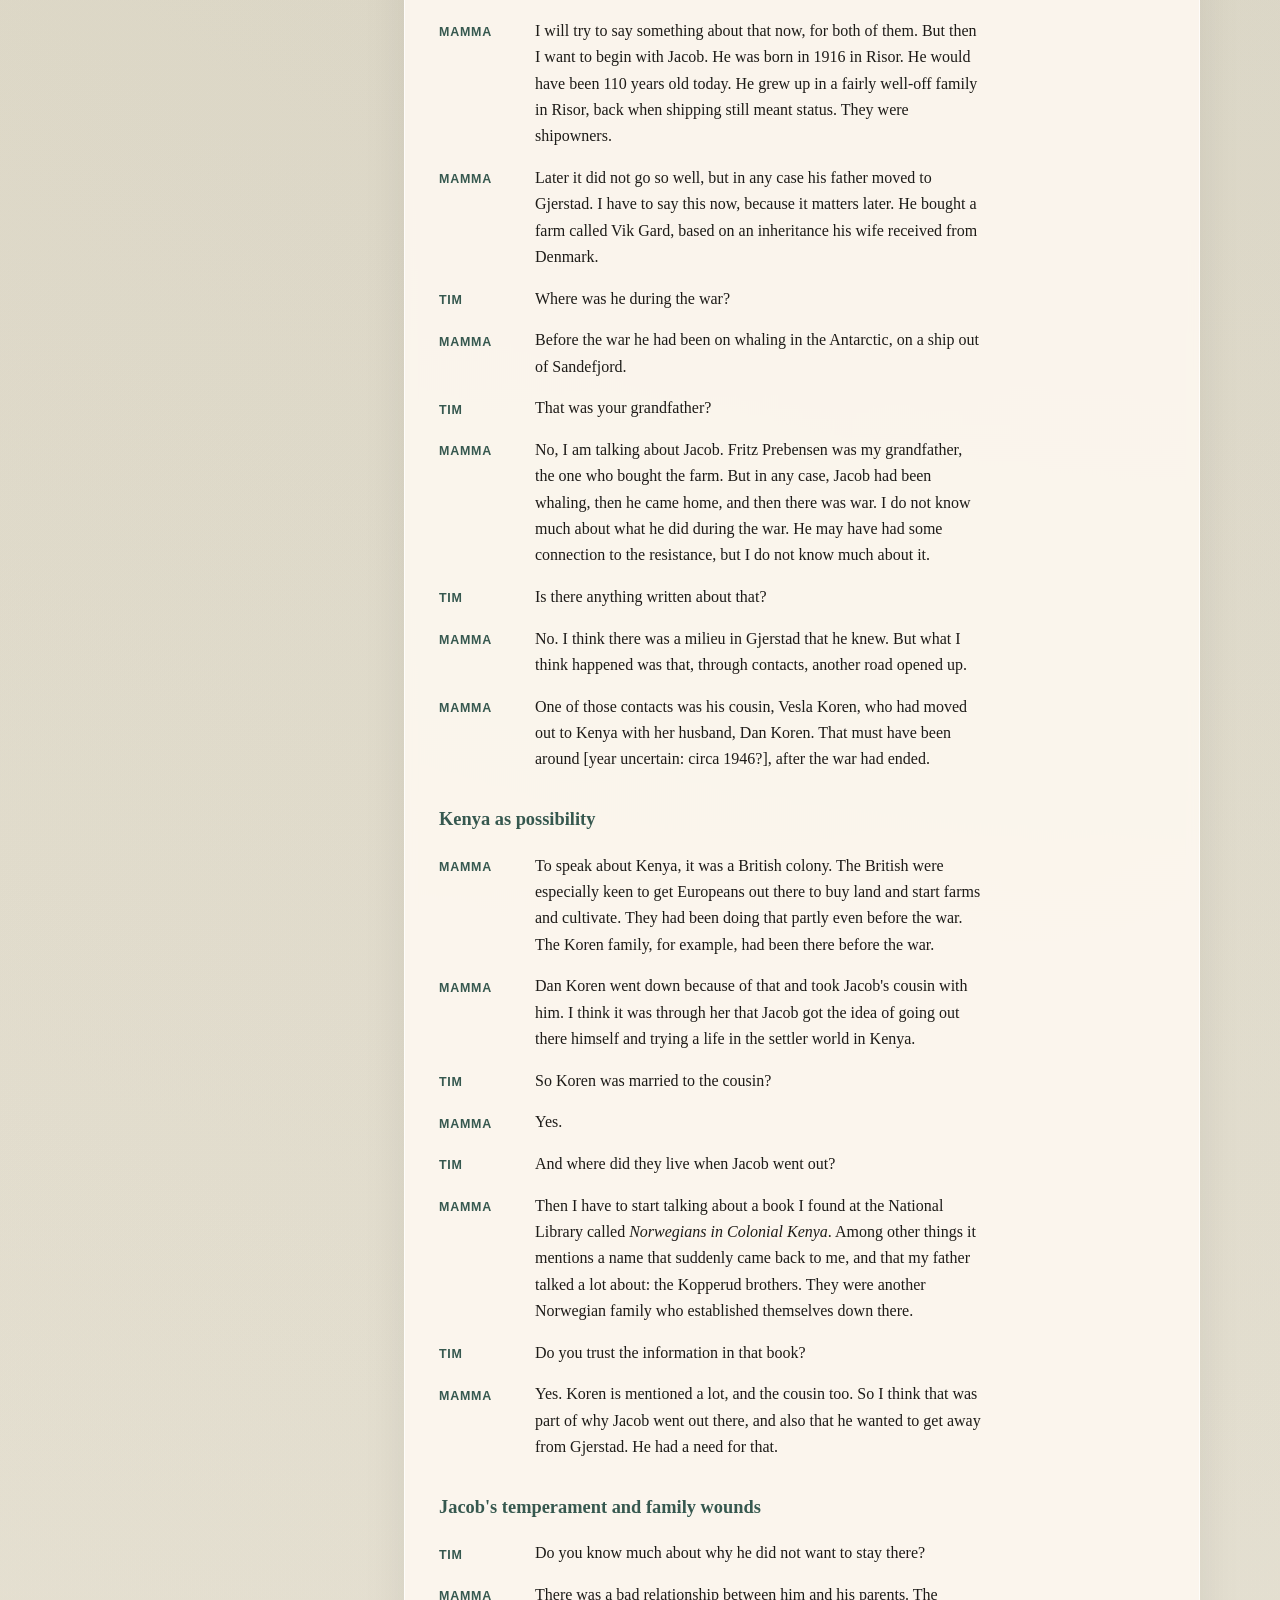
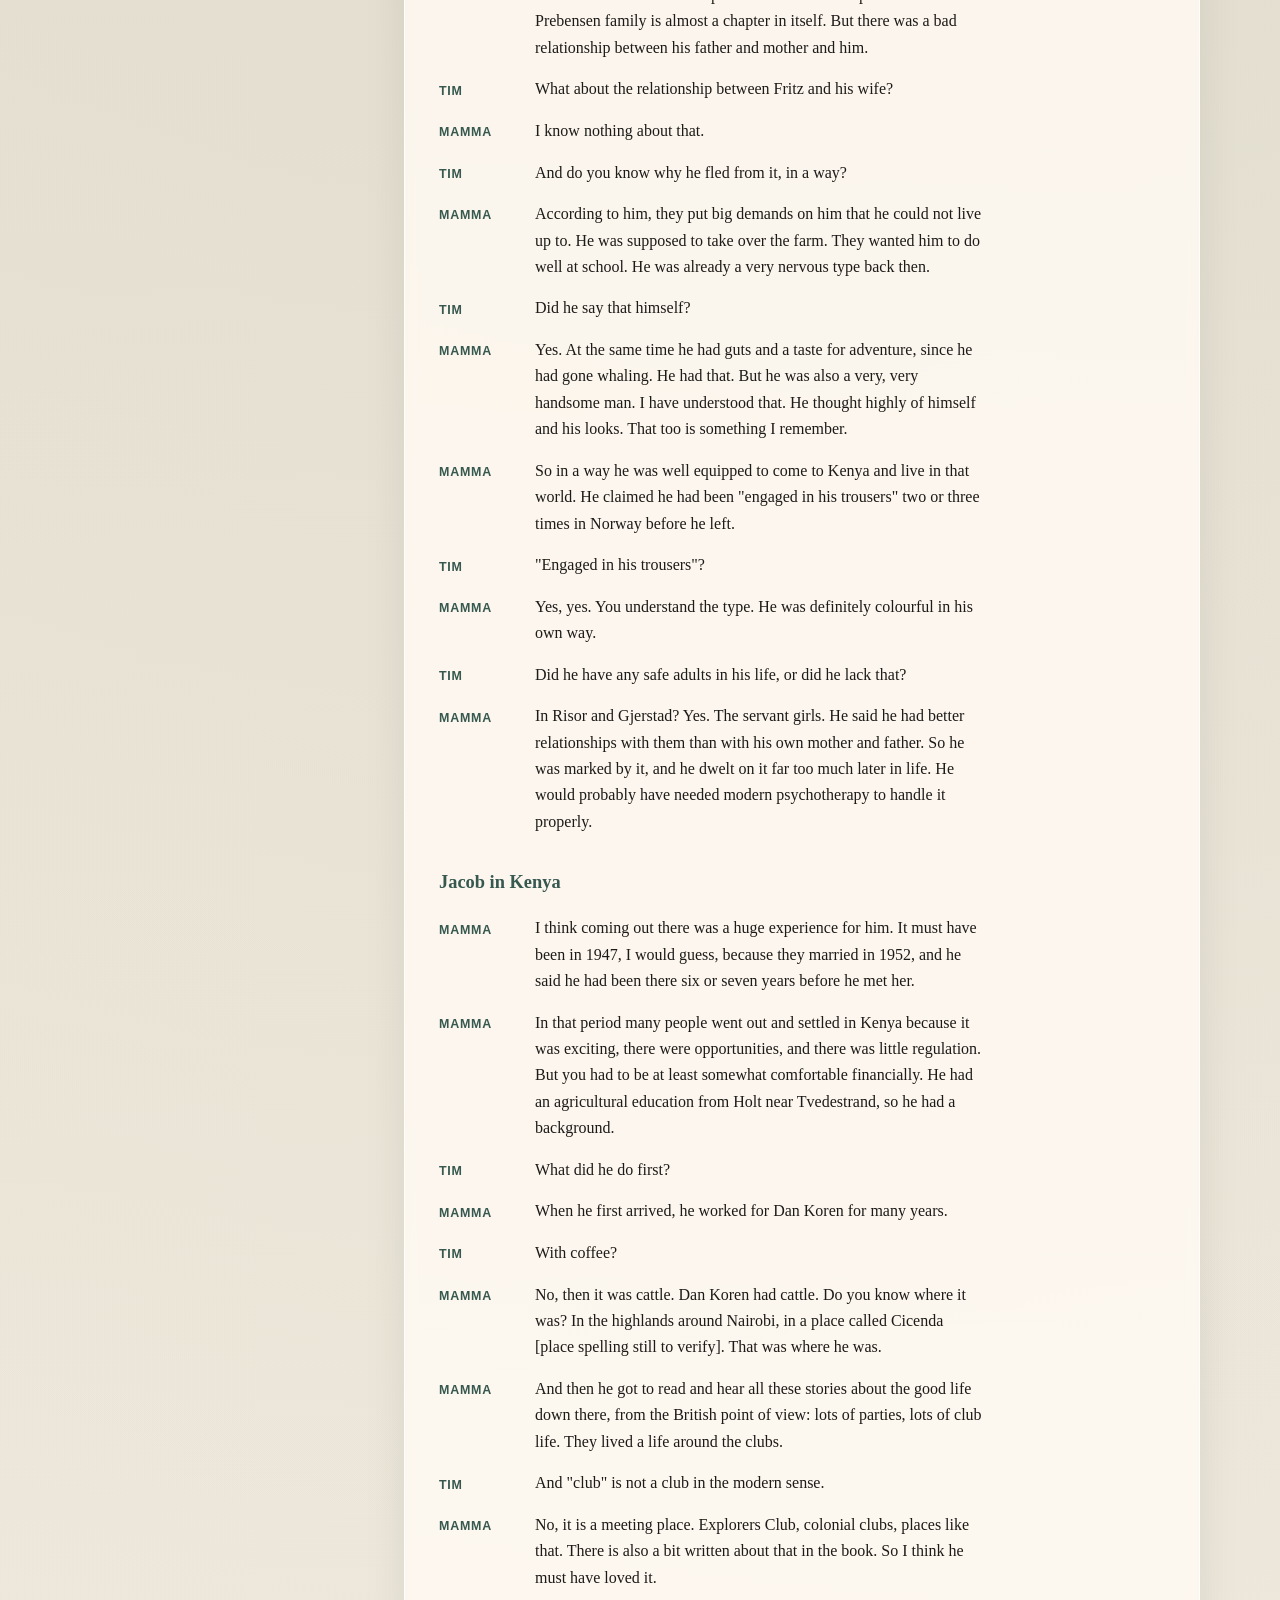
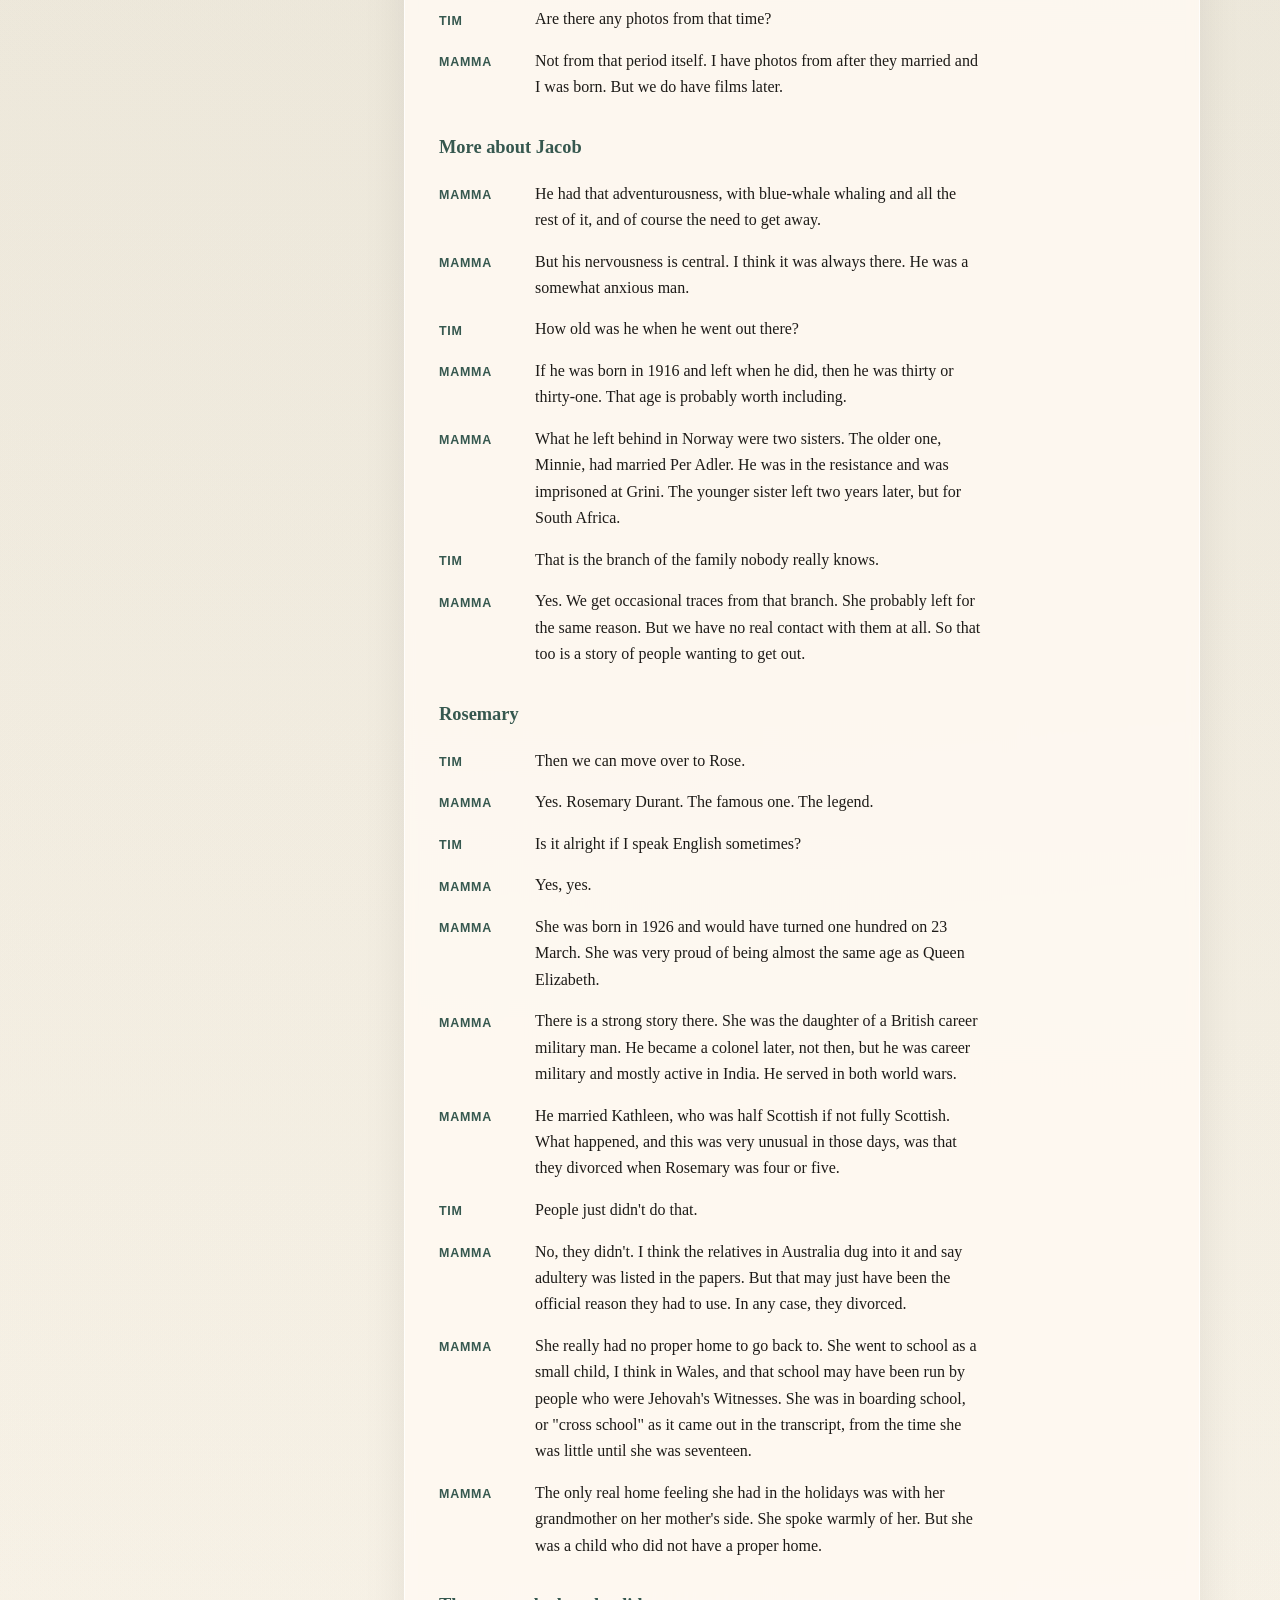
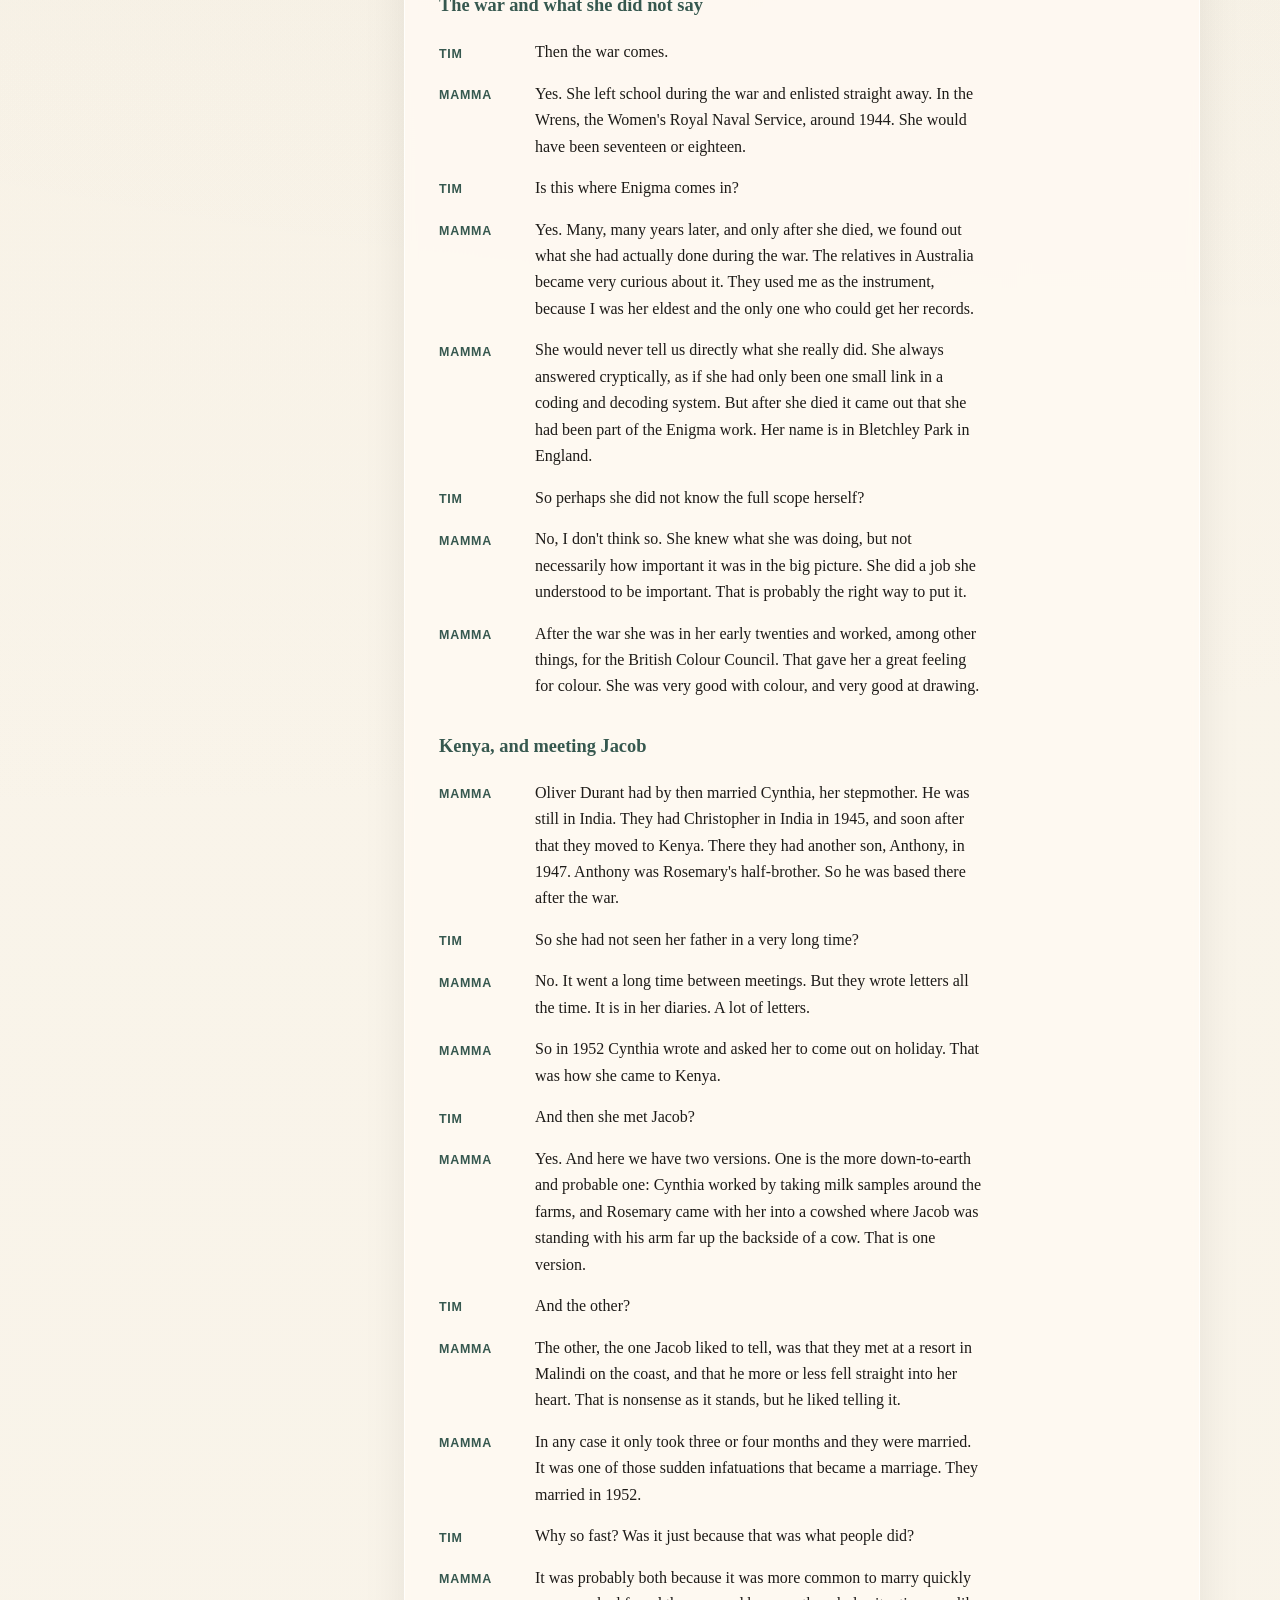
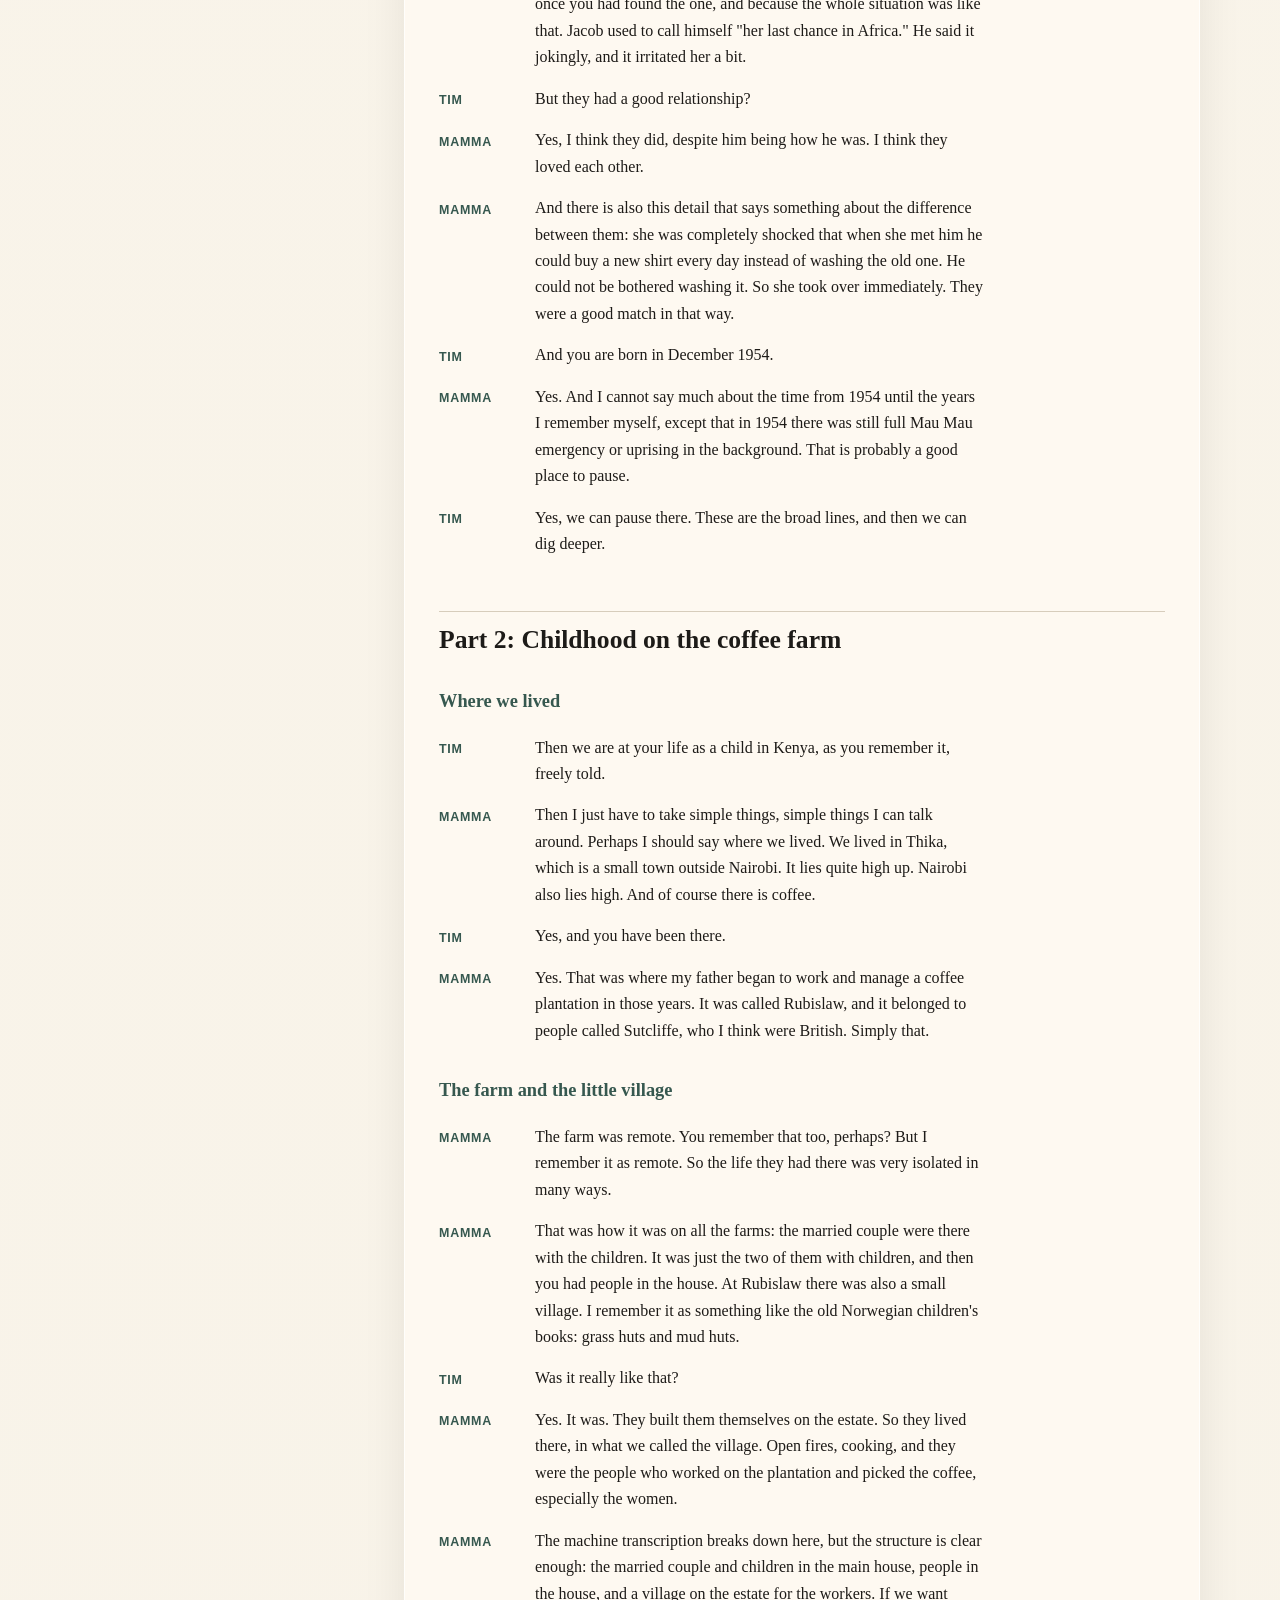
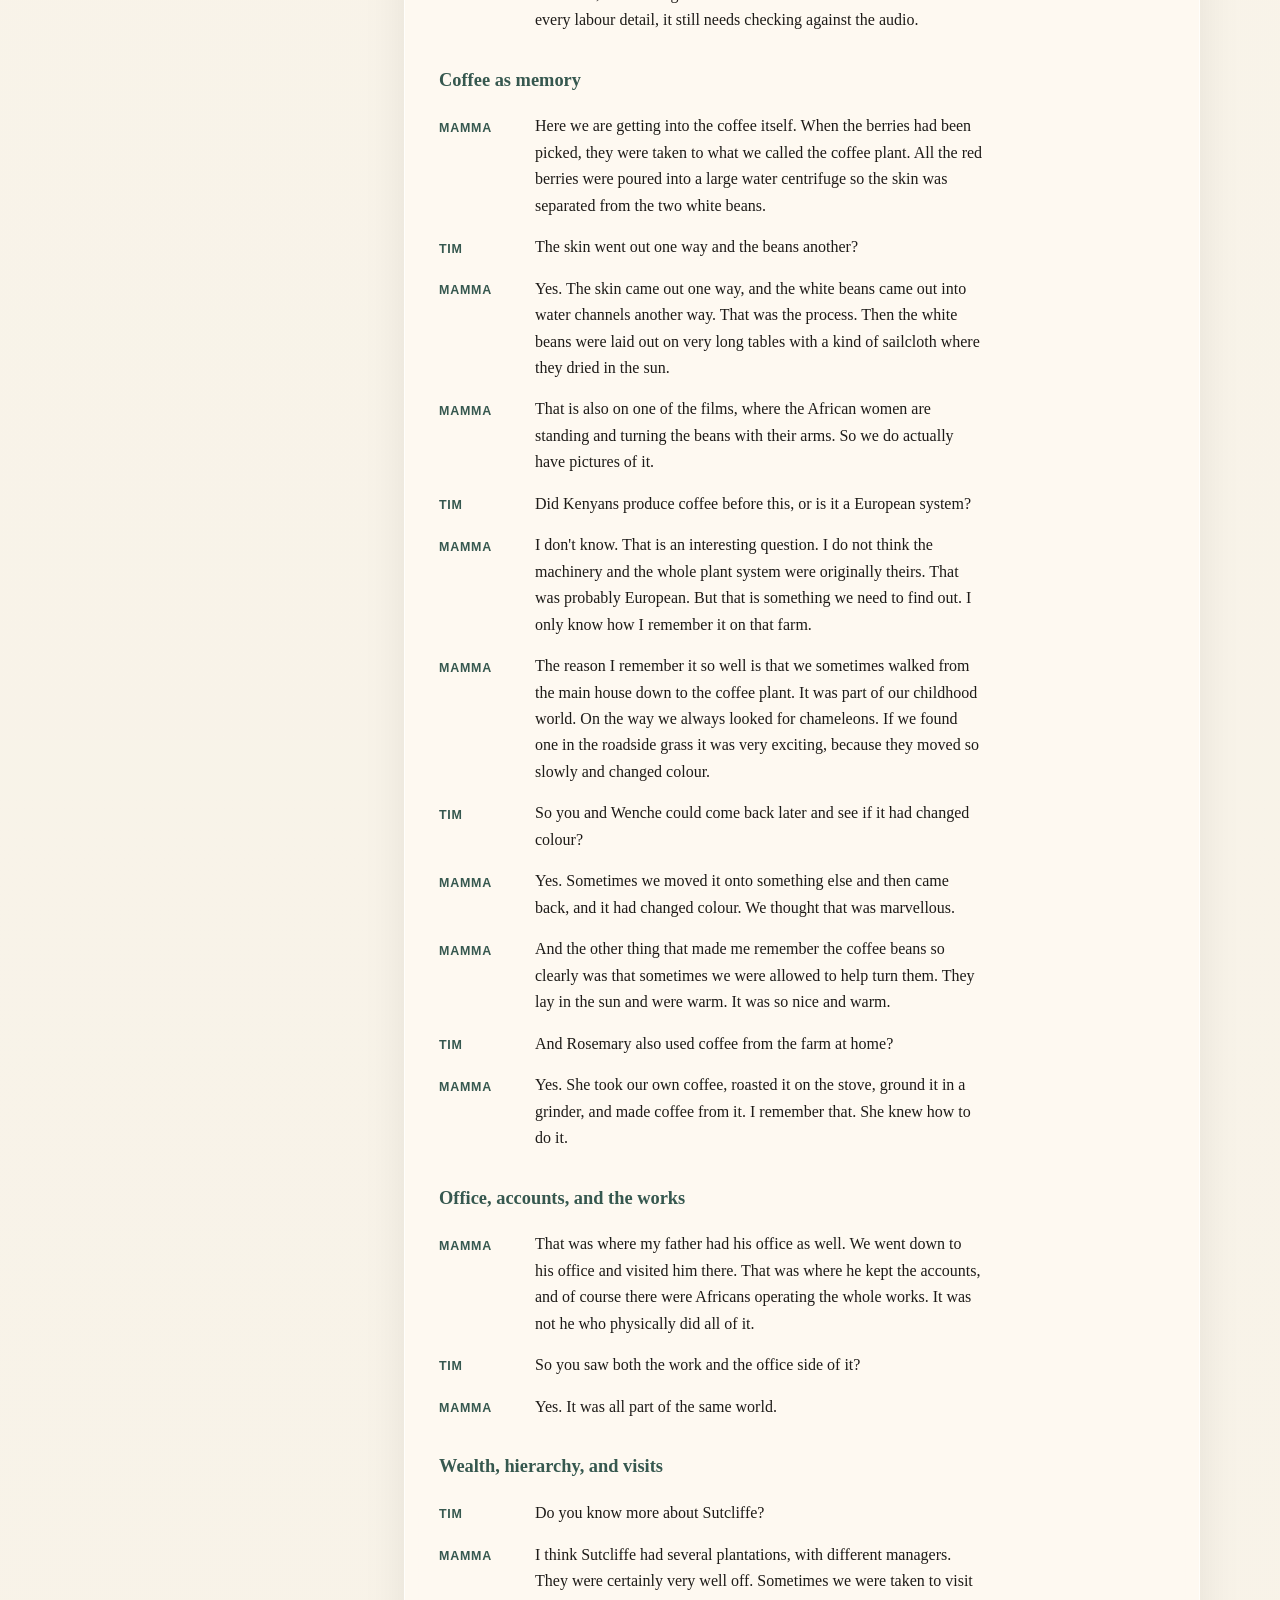
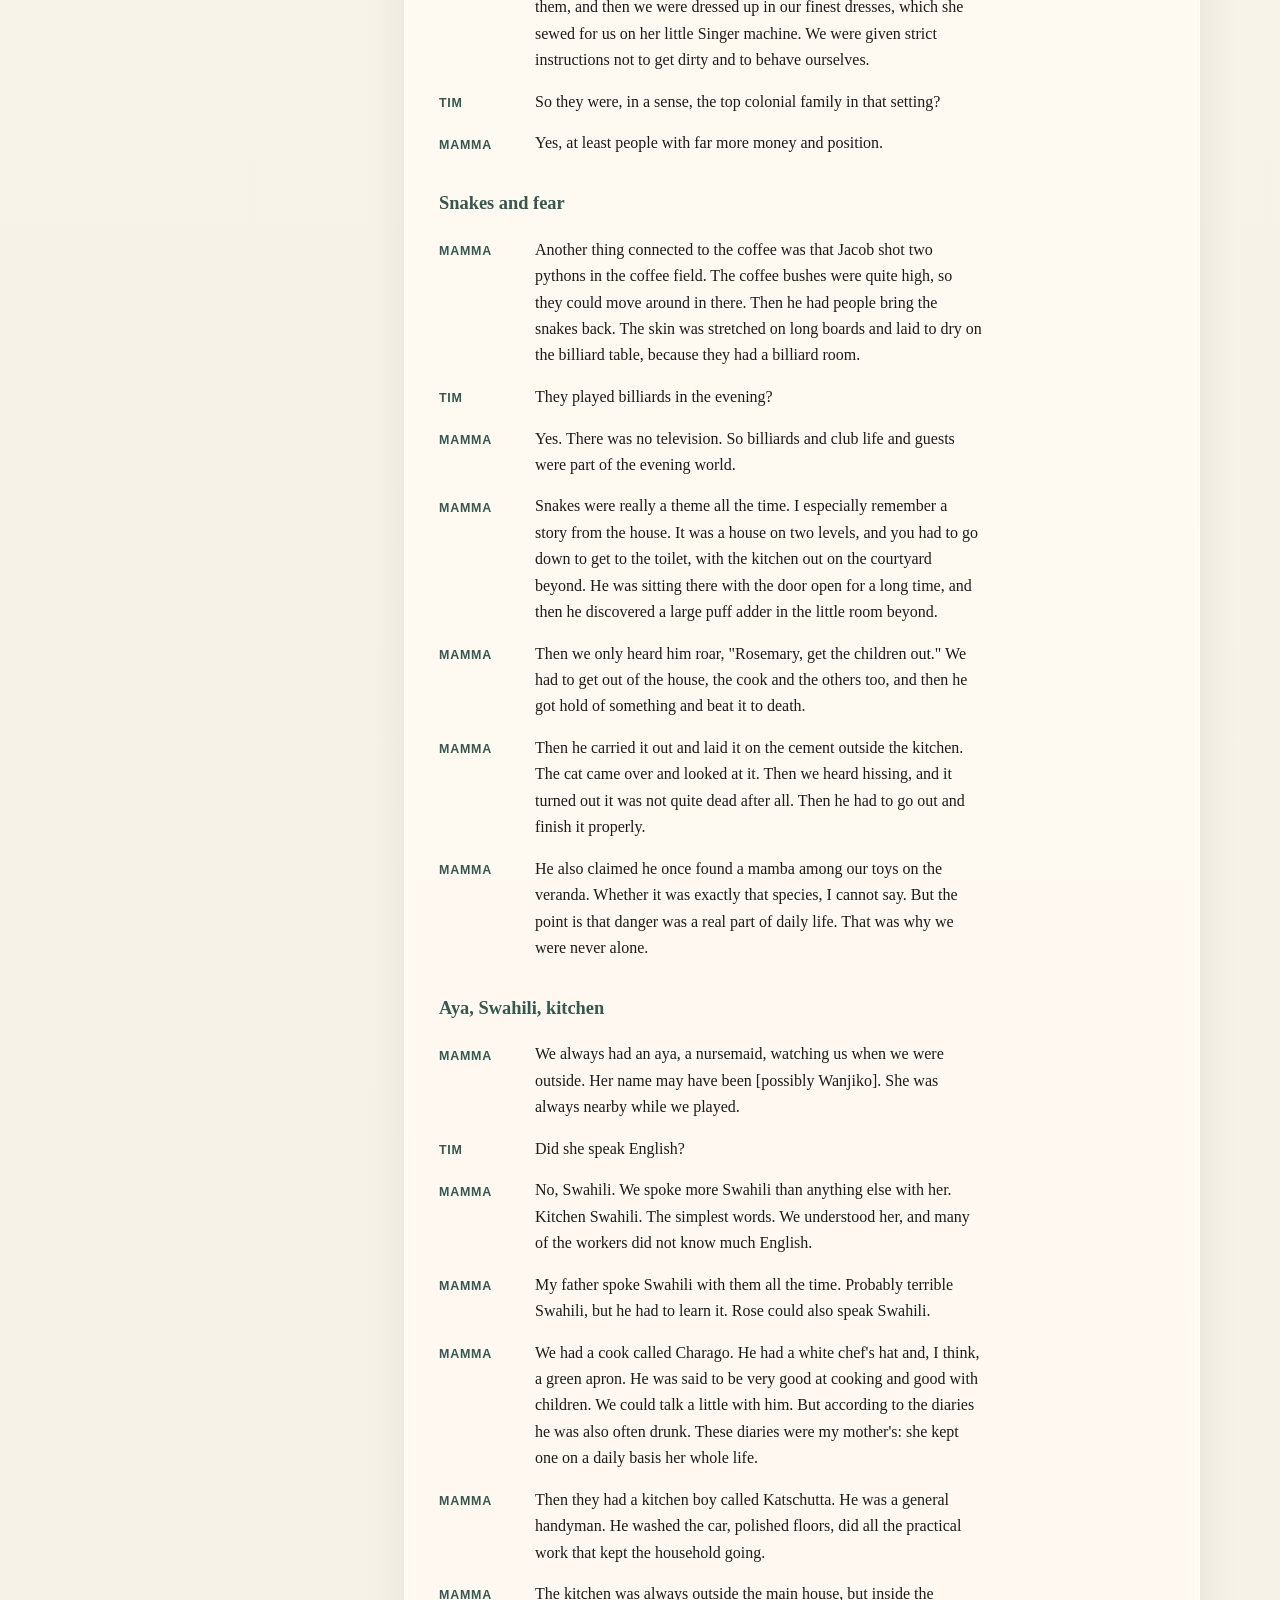
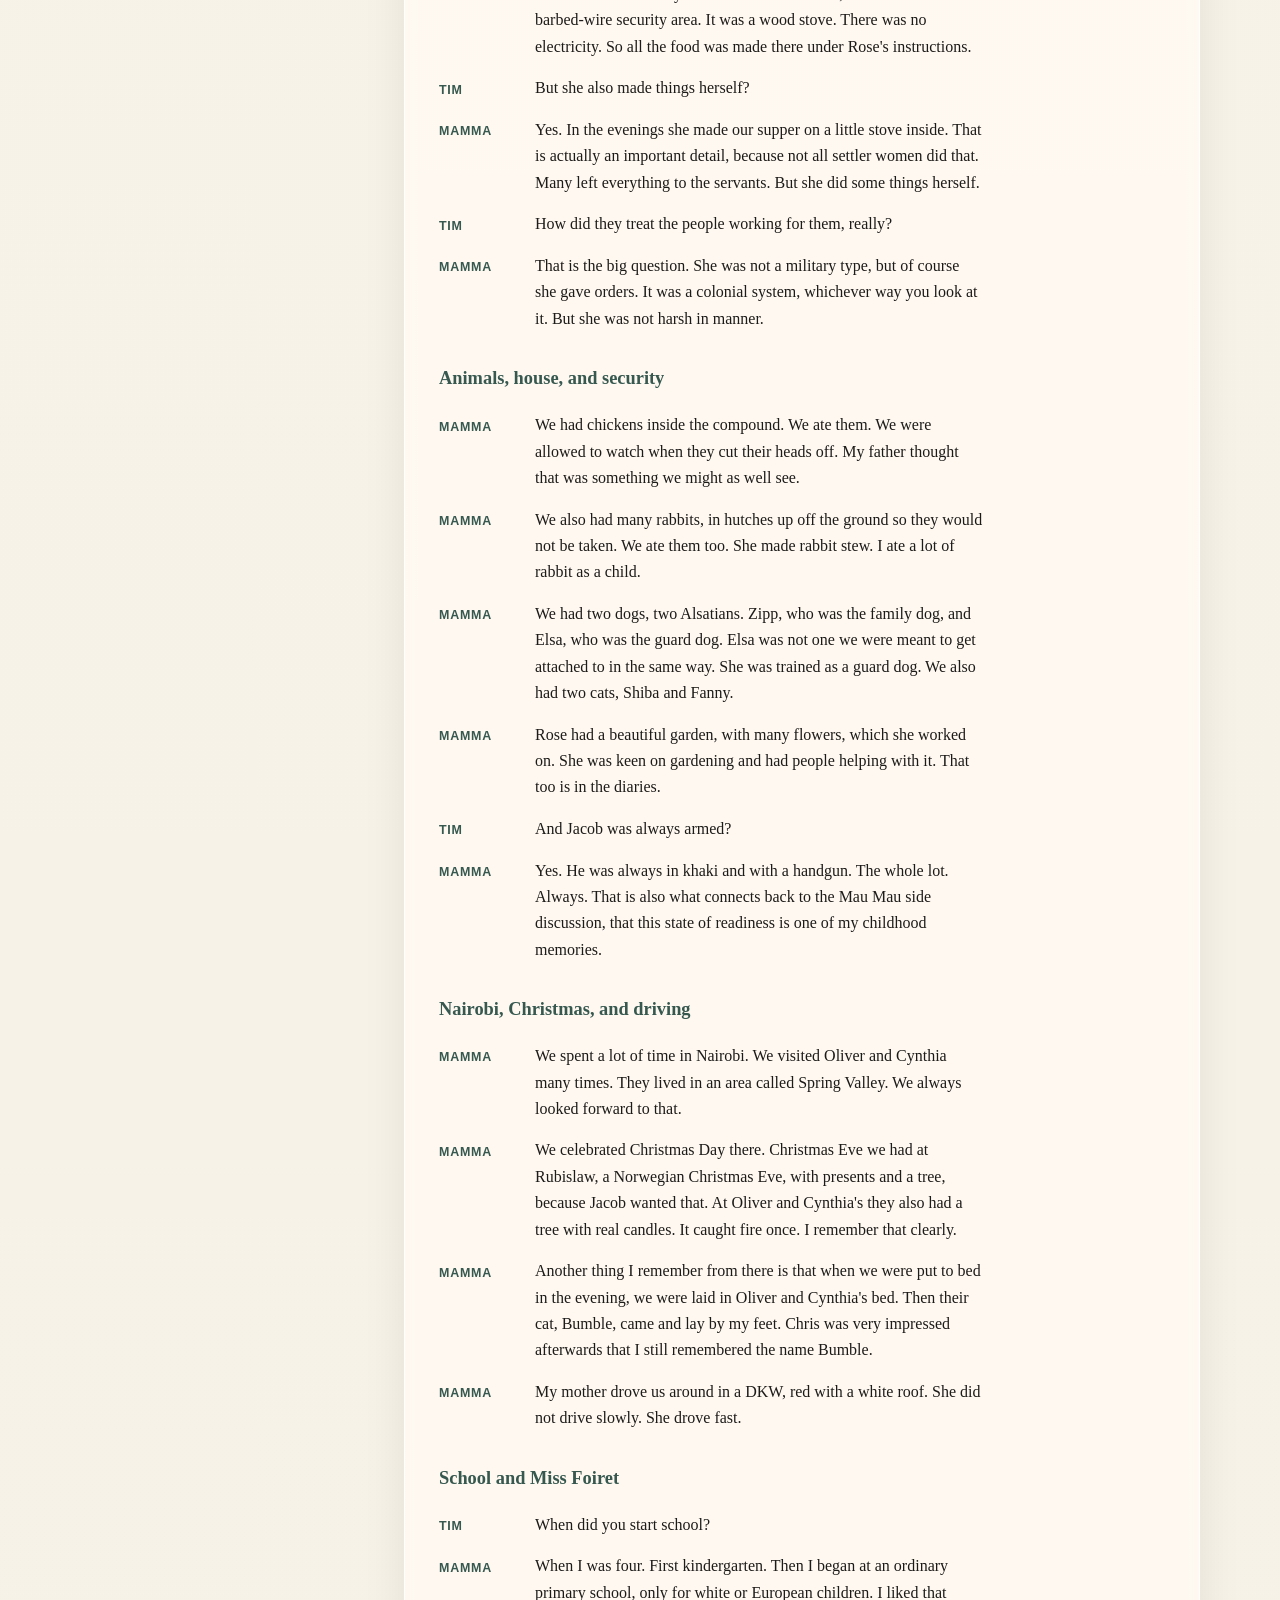
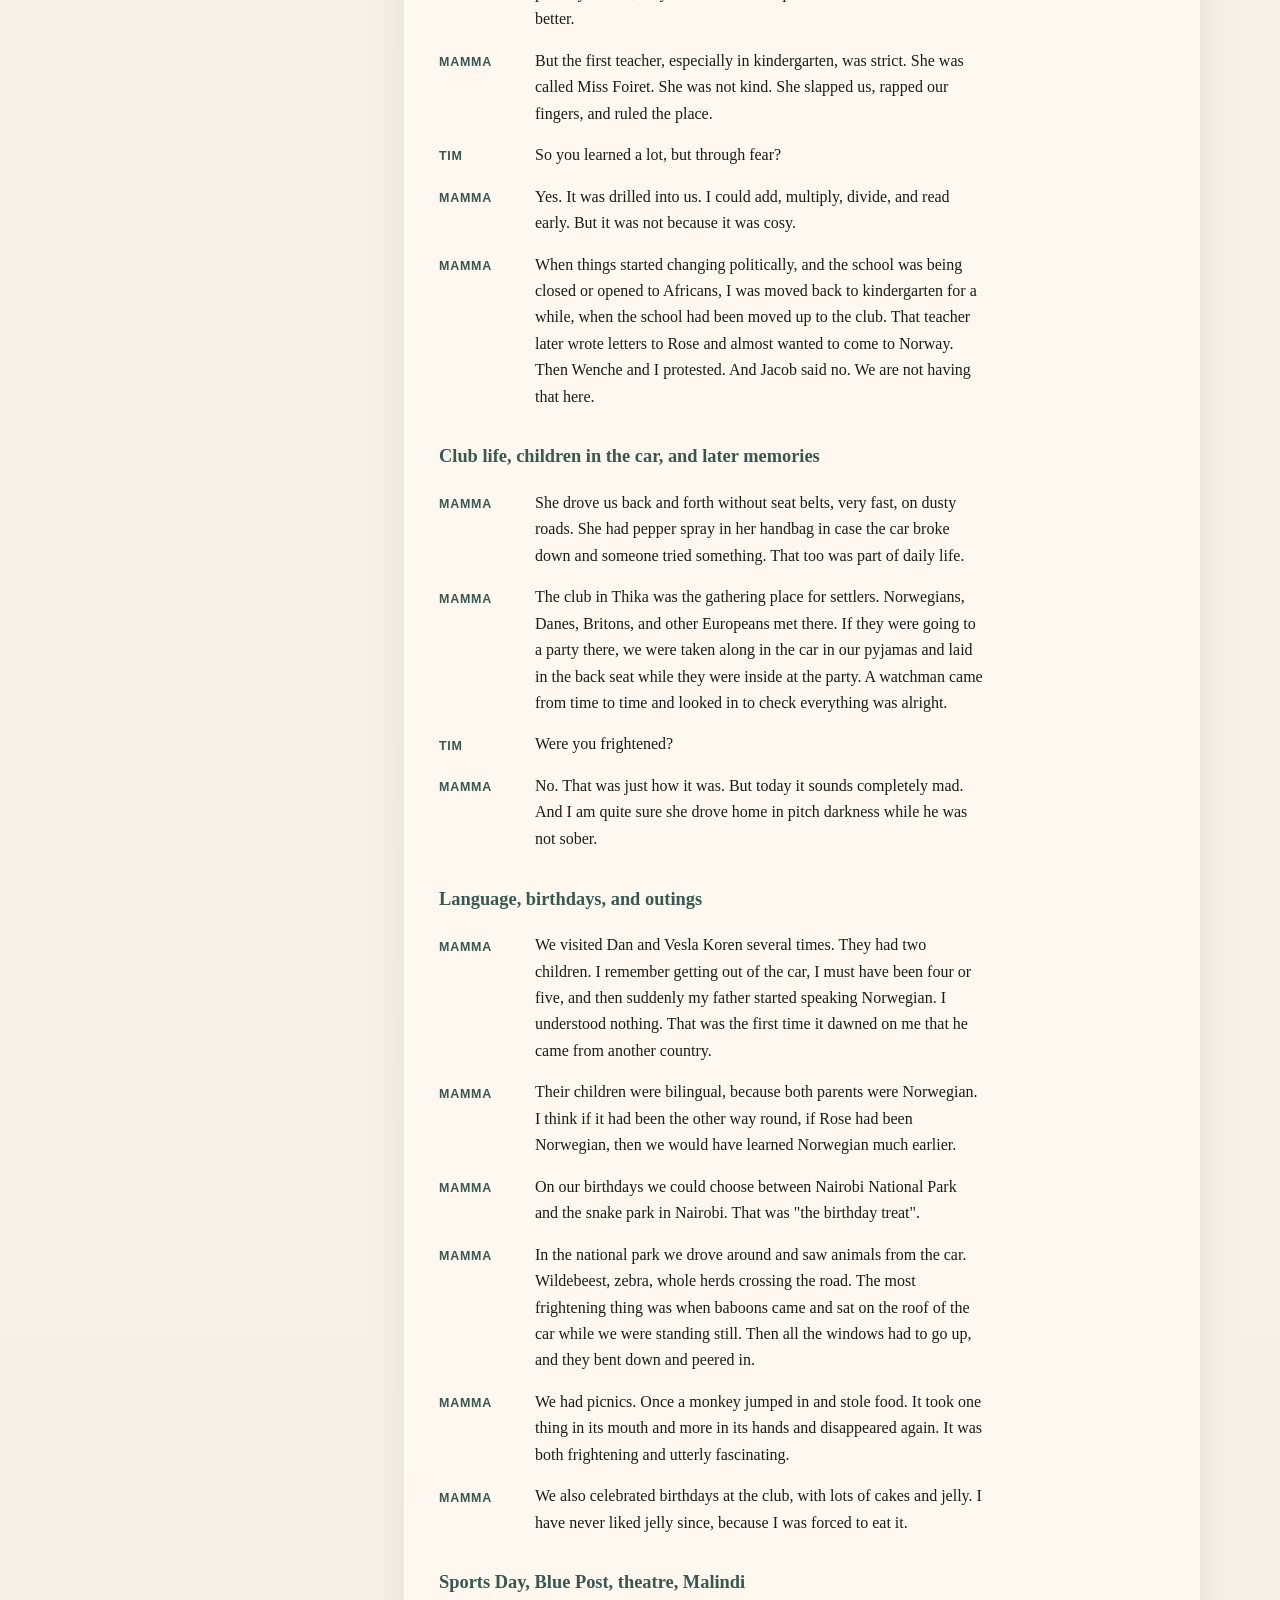
<file: docs/interview-faithful.html>
<!doctype html>
<html lang="en">
  <head>
    <meta charset="utf-8">
    <meta name="viewport" content="width=device-width, initial-scale=1">
    <title>Interview-Faithful | Kenya Story Review</title>
    <meta name="description" content="The closest practical English version of the original interview, still in interview form.">
    <link rel="stylesheet" href="styles.css">
  </head>
  <body>
    <div class="page-shell">
      <header class="site-header">
        <a class="brand" href="index.html">Kenya Story Review</a>
        <nav class="site-nav"><a class="nav-link" href="index.html">Story</a><a class="nav-link" href="history.html">Historical Context</a><a class="nav-link" href="integrated.html">The Full Story</a></nav>
      </header>
      <nav class="sub-nav"><a class="nav-link" href="index.html">Overview</a><a class="nav-link active" href="interview-faithful.html">Interview-Faithful</a><a class="nav-link" href="story-faithful.html">Story-Faithful</a><a class="nav-link" href="story-optimized.html">Story-Optimized</a></nav>
      <main class="content-shell">
        <aside class="review-note">
          <p class="eyebrow">Review version</p>
          <h1>Interview-Faithful</h1>
          <p>The closest practical English version of the original interview, still in interview form.</p>
        </aside>
        <article class="story-body">
<h1>Interview-Faithful Master</h1>
<ul><li>Status: first English interview-faithful master draft</li><li>Layer: English interview-faithful</li><li>Purpose: the closest practical cleaned version of the actual interview, kept in interview form</li><li>Source support: <code>transcripts/del-1-master-transcript.md</code>, <code>transcripts/del-2-master-transcript.md</code>, <code>transcripts/del-3-master-transcript.md</code>, <code>transcripts/mau-mau-side-master-transcript.md</code></li><li>Editorial rule: translated into English from the Norwegian interview material, but kept as close as possible to what was actually said; only obvious repetition, filler, and ASR noise have been reduced</li></ul>
<h2>Speaker key</h2>
<ul><li><code>Tim</code>: interviewer</li><li><code>Mamma</code>: interview subject</li></ul>
<h2>Part 1: Before my childhood begins</h2>
<h3>Opening</h3>
<p class="speaker-line"><span class="speaker">Tim</span><span class="speech">Hello, hello.</span></p>
<p class="speaker-line"><span class="speaker">Mamma</span><span class="speech">Yes, it looks good.</span></p>
<p class="speaker-line"><span class="speaker">Tim</span><span class="speech">Now I know it works. Have you thought about the order? We have to start with Jacob.</span></p>
<p class="speaker-line"><span class="speaker">Tim</span><span class="speech">Let me just tell the AI that this is an interview with Elizabeth Prebensen, who is my mother. My name is Tim Knutsen. She was born in Kenya, and we are going to talk about her life in Kenya as a child, until she was around eight years old. It will be an unstructured, maybe messy interview, but it is only meant to be written down and worked on afterwards.</span></p>
<p class="speaker-line"><span class="speaker">Tim</span><span class="speech">I have written down what you know about the central people and processes. Are you happy for us just to start there?</span></p>
<p class="speaker-line"><span class="speaker">Mamma</span><span class="speech">Yes.</span></p>
<p class="speaker-line"><span class="speaker">Tim</span><span class="speech">It is probably sensible to begin with what year you were born.</span></p>
<p class="speaker-line"><span class="speaker">Mamma</span><span class="speech">Yes, yes. It is 1954.</span></p>
<p class="speaker-line"><span class="speaker">Tim</span><span class="speech">Don't think about it. Just talk to me.</span></p>
<p class="speaker-line"><span class="speaker">Mamma</span><span class="speech">Yes. I was born in 1954, to Jacob Prebensen from Risor and Rosemary Durant from England.</span></p>
<p class="speaker-line"><span class="speaker">Tim</span><span class="speech">Why Kenya?</span></p>
<h3>Jacob and the road out of Norway</h3>
<p class="speaker-line"><span class="speaker">Mamma</span><span class="speech">I will try to say something about that now, for both of them. But then I want to begin with Jacob. He was born in 1916 in Risor. He would have been 110 years old today. He grew up in a fairly well-off family in Risor, back when shipping still meant status. They were shipowners.</span></p>
<p class="speaker-line"><span class="speaker">Mamma</span><span class="speech">Later it did not go so well, but in any case his father moved to Gjerstad. I have to say this now, because it matters later. He bought a farm called Vik Gard, based on an inheritance his wife received from Denmark.</span></p>
<p class="speaker-line"><span class="speaker">Tim</span><span class="speech">Where was he during the war?</span></p>
<p class="speaker-line"><span class="speaker">Mamma</span><span class="speech">Before the war he had been on whaling in the Antarctic, on a ship out of Sandefjord.</span></p>
<p class="speaker-line"><span class="speaker">Tim</span><span class="speech">That was your grandfather?</span></p>
<p class="speaker-line"><span class="speaker">Mamma</span><span class="speech">No, I am talking about Jacob. Fritz Prebensen was my grandfather, the one who bought the farm. But in any case, Jacob had been whaling, then he came home, and then there was war. I do not know much about what he did during the war. He may have had some connection to the resistance, but I do not know much about it.</span></p>
<p class="speaker-line"><span class="speaker">Tim</span><span class="speech">Is there anything written about that?</span></p>
<p class="speaker-line"><span class="speaker">Mamma</span><span class="speech">No. I think there was a milieu in Gjerstad that he knew. But what I think happened was that, through contacts, another road opened up.</span></p>
<p class="speaker-line"><span class="speaker">Mamma</span><span class="speech">One of those contacts was his cousin, Vesla Koren, who had moved out to Kenya with her husband, Dan Koren. That must have been around [year uncertain: circa 1946?], after the war had ended.</span></p>
<h3>Kenya as possibility</h3>
<p class="speaker-line"><span class="speaker">Mamma</span><span class="speech">To speak about Kenya, it was a British colony. The British were especially keen to get Europeans out there to buy land and start farms and cultivate. They had been doing that partly even before the war. The Koren family, for example, had been there before the war.</span></p>
<p class="speaker-line"><span class="speaker">Mamma</span><span class="speech">Dan Koren went down because of that and took Jacob's cousin with him. I think it was through her that Jacob got the idea of going out there himself and trying a life in the settler world in Kenya.</span></p>
<p class="speaker-line"><span class="speaker">Tim</span><span class="speech">So Koren was married to the cousin?</span></p>
<p class="speaker-line"><span class="speaker">Mamma</span><span class="speech">Yes.</span></p>
<p class="speaker-line"><span class="speaker">Tim</span><span class="speech">And where did they live when Jacob went out?</span></p>
<p class="speaker-line"><span class="speaker">Mamma</span><span class="speech">Then I have to start talking about a book I found at the National Library called <em>Norwegians in Colonial Kenya</em>. Among other things it mentions a name that suddenly came back to me, and that my father talked a lot about: the Kopperud brothers. They were another Norwegian family who established themselves down there.</span></p>
<p class="speaker-line"><span class="speaker">Tim</span><span class="speech">Do you trust the information in that book?</span></p>
<p class="speaker-line"><span class="speaker">Mamma</span><span class="speech">Yes. Koren is mentioned a lot, and the cousin too. So I think that was part of why Jacob went out there, and also that he wanted to get away from Gjerstad. He had a need for that.</span></p>
<h3>Jacob's temperament and family wounds</h3>
<p class="speaker-line"><span class="speaker">Tim</span><span class="speech">Do you know much about why he did not want to stay there?</span></p>
<p class="speaker-line"><span class="speaker">Mamma</span><span class="speech">There was a bad relationship between him and his parents. The Prebensen family is almost a chapter in itself. But there was a bad relationship between his father and mother and him.</span></p>
<p class="speaker-line"><span class="speaker">Tim</span><span class="speech">What about the relationship between Fritz and his wife?</span></p>
<p class="speaker-line"><span class="speaker">Mamma</span><span class="speech">I know nothing about that.</span></p>
<p class="speaker-line"><span class="speaker">Tim</span><span class="speech">And do you know why he fled from it, in a way?</span></p>
<p class="speaker-line"><span class="speaker">Mamma</span><span class="speech">According to him, they put big demands on him that he could not live up to. He was supposed to take over the farm. They wanted him to do well at school. He was already a very nervous type back then.</span></p>
<p class="speaker-line"><span class="speaker">Tim</span><span class="speech">Did he say that himself?</span></p>
<p class="speaker-line"><span class="speaker">Mamma</span><span class="speech">Yes. At the same time he had guts and a taste for adventure, since he had gone whaling. He had that. But he was also a very, very handsome man. I have understood that. He thought highly of himself and his looks. That too is something I remember.</span></p>
<p class="speaker-line"><span class="speaker">Mamma</span><span class="speech">So in a way he was well equipped to come to Kenya and live in that world. He claimed he had been "engaged in his trousers" two or three times in Norway before he left.</span></p>
<p class="speaker-line"><span class="speaker">Tim</span><span class="speech">"Engaged in his trousers"?</span></p>
<p class="speaker-line"><span class="speaker">Mamma</span><span class="speech">Yes, yes. You understand the type. He was definitely colourful in his own way.</span></p>
<p class="speaker-line"><span class="speaker">Tim</span><span class="speech">Did he have any safe adults in his life, or did he lack that?</span></p>
<p class="speaker-line"><span class="speaker">Mamma</span><span class="speech">In Risor and Gjerstad? Yes. The servant girls. He said he had better relationships with them than with his own mother and father. So he was marked by it, and he dwelt on it far too much later in life. He would probably have needed modern psychotherapy to handle it properly.</span></p>
<h3>Jacob in Kenya</h3>
<p class="speaker-line"><span class="speaker">Mamma</span><span class="speech">I think coming out there was a huge experience for him. It must have been in 1947, I would guess, because they married in 1952, and he said he had been there six or seven years before he met her.</span></p>
<p class="speaker-line"><span class="speaker">Mamma</span><span class="speech">In that period many people went out and settled in Kenya because it was exciting, there were opportunities, and there was little regulation. But you had to be at least somewhat comfortable financially. He had an agricultural education from Holt near Tvedestrand, so he had a background.</span></p>
<p class="speaker-line"><span class="speaker">Tim</span><span class="speech">What did he do first?</span></p>
<p class="speaker-line"><span class="speaker">Mamma</span><span class="speech">When he first arrived, he worked for Dan Koren for many years.</span></p>
<p class="speaker-line"><span class="speaker">Tim</span><span class="speech">With coffee?</span></p>
<p class="speaker-line"><span class="speaker">Mamma</span><span class="speech">No, then it was cattle. Dan Koren had cattle. Do you know where it was? In the highlands around Nairobi, in a place called Cicenda [place spelling still to verify]. That was where he was.</span></p>
<p class="speaker-line"><span class="speaker">Mamma</span><span class="speech">And then he got to read and hear all these stories about the good life down there, from the British point of view: lots of parties, lots of club life. They lived a life around the clubs.</span></p>
<p class="speaker-line"><span class="speaker">Tim</span><span class="speech">And "club" is not a club in the modern sense.</span></p>
<p class="speaker-line"><span class="speaker">Mamma</span><span class="speech">No, it is a meeting place. Explorers Club, colonial clubs, places like that. There is also a bit written about that in the book. So I think he must have loved it.</span></p>
<p class="speaker-line"><span class="speaker">Tim</span><span class="speech">Are there any photos from that time?</span></p>
<p class="speaker-line"><span class="speaker">Mamma</span><span class="speech">Not from that period itself. I have photos from after they married and I was born. But we do have films later.</span></p>
<h3>More about Jacob</h3>
<p class="speaker-line"><span class="speaker">Mamma</span><span class="speech">He had that adventurousness, with blue-whale whaling and all the rest of it, and of course the need to get away.</span></p>
<p class="speaker-line"><span class="speaker">Mamma</span><span class="speech">But his nervousness is central. I think it was always there. He was a somewhat anxious man.</span></p>
<p class="speaker-line"><span class="speaker">Tim</span><span class="speech">How old was he when he went out there?</span></p>
<p class="speaker-line"><span class="speaker">Mamma</span><span class="speech">If he was born in 1916 and left when he did, then he was thirty or thirty-one. That age is probably worth including.</span></p>
<p class="speaker-line"><span class="speaker">Mamma</span><span class="speech">What he left behind in Norway were two sisters. The older one, Minnie, had married Per Adler. He was in the resistance and was imprisoned at Grini. The younger sister left two years later, but for South Africa.</span></p>
<p class="speaker-line"><span class="speaker">Tim</span><span class="speech">That is the branch of the family nobody really knows.</span></p>
<p class="speaker-line"><span class="speaker">Mamma</span><span class="speech">Yes. We get occasional traces from that branch. She probably left for the same reason. But we have no real contact with them at all. So that too is a story of people wanting to get out.</span></p>
<h3>Rosemary</h3>
<p class="speaker-line"><span class="speaker">Tim</span><span class="speech">Then we can move over to Rose.</span></p>
<p class="speaker-line"><span class="speaker">Mamma</span><span class="speech">Yes. Rosemary Durant. The famous one. The legend.</span></p>
<p class="speaker-line"><span class="speaker">Tim</span><span class="speech">Is it alright if I speak English sometimes?</span></p>
<p class="speaker-line"><span class="speaker">Mamma</span><span class="speech">Yes, yes.</span></p>
<p class="speaker-line"><span class="speaker">Mamma</span><span class="speech">She was born in 1926 and would have turned one hundred on 23 March. She was very proud of being almost the same age as Queen Elizabeth.</span></p>
<p class="speaker-line"><span class="speaker">Mamma</span><span class="speech">There is a strong story there. She was the daughter of a British career military man. He became a colonel later, not then, but he was career military and mostly active in India. He served in both world wars.</span></p>
<p class="speaker-line"><span class="speaker">Mamma</span><span class="speech">He married Kathleen, who was half Scottish if not fully Scottish. What happened, and this was very unusual in those days, was that they divorced when Rosemary was four or five.</span></p>
<p class="speaker-line"><span class="speaker">Tim</span><span class="speech">People just didn't do that.</span></p>
<p class="speaker-line"><span class="speaker">Mamma</span><span class="speech">No, they didn't. I think the relatives in Australia dug into it and say adultery was listed in the papers. But that may just have been the official reason they had to use. In any case, they divorced.</span></p>
<p class="speaker-line"><span class="speaker">Mamma</span><span class="speech">She really had no proper home to go back to. She went to school as a small child, I think in Wales, and that school may have been run by people who were Jehovah's Witnesses. She was in boarding school, or "cross school" as it came out in the transcript, from the time she was little until she was seventeen.</span></p>
<p class="speaker-line"><span class="speaker">Mamma</span><span class="speech">The only real home feeling she had in the holidays was with her grandmother on her mother's side. She spoke warmly of her. But she was a child who did not have a proper home.</span></p>
<h3>The war and what she did not say</h3>
<p class="speaker-line"><span class="speaker">Tim</span><span class="speech">Then the war comes.</span></p>
<p class="speaker-line"><span class="speaker">Mamma</span><span class="speech">Yes. She left school during the war and enlisted straight away. In the Wrens, the Women's Royal Naval Service, around 1944. She would have been seventeen or eighteen.</span></p>
<p class="speaker-line"><span class="speaker">Tim</span><span class="speech">Is this where Enigma comes in?</span></p>
<p class="speaker-line"><span class="speaker">Mamma</span><span class="speech">Yes. Many, many years later, and only after she died, we found out what she had actually done during the war. The relatives in Australia became very curious about it. They used me as the instrument, because I was her eldest and the only one who could get her records.</span></p>
<p class="speaker-line"><span class="speaker">Mamma</span><span class="speech">She would never tell us directly what she really did. She always answered cryptically, as if she had only been one small link in a coding and decoding system. But after she died it came out that she had been part of the Enigma work. Her name is in Bletchley Park in England.</span></p>
<p class="speaker-line"><span class="speaker">Tim</span><span class="speech">So perhaps she did not know the full scope herself?</span></p>
<p class="speaker-line"><span class="speaker">Mamma</span><span class="speech">No, I don't think so. She knew what she was doing, but not necessarily how important it was in the big picture. She did a job she understood to be important. That is probably the right way to put it.</span></p>
<p class="speaker-line"><span class="speaker">Mamma</span><span class="speech">After the war she was in her early twenties and worked, among other things, for the British Colour Council. That gave her a great feeling for colour. She was very good with colour, and very good at drawing.</span></p>
<h3>Kenya, and meeting Jacob</h3>
<p class="speaker-line"><span class="speaker">Mamma</span><span class="speech">Oliver Durant had by then married Cynthia, her stepmother. He was still in India. They had Christopher in India in 1945, and soon after that they moved to Kenya. There they had another son, Anthony, in 1947. Anthony was Rosemary's half-brother. So he was based there after the war.</span></p>
<p class="speaker-line"><span class="speaker">Tim</span><span class="speech">So she had not seen her father in a very long time?</span></p>
<p class="speaker-line"><span class="speaker">Mamma</span><span class="speech">No. It went a long time between meetings. But they wrote letters all the time. It is in her diaries. A lot of letters.</span></p>
<p class="speaker-line"><span class="speaker">Mamma</span><span class="speech">So in 1952 Cynthia wrote and asked her to come out on holiday. That was how she came to Kenya.</span></p>
<p class="speaker-line"><span class="speaker">Tim</span><span class="speech">And then she met Jacob?</span></p>
<p class="speaker-line"><span class="speaker">Mamma</span><span class="speech">Yes. And here we have two versions. One is the more down-to-earth and probable one: Cynthia worked by taking milk samples around the farms, and Rosemary came with her into a cowshed where Jacob was standing with his arm far up the backside of a cow. That is one version.</span></p>
<p class="speaker-line"><span class="speaker">Tim</span><span class="speech">And the other?</span></p>
<p class="speaker-line"><span class="speaker">Mamma</span><span class="speech">The other, the one Jacob liked to tell, was that they met at a resort in Malindi on the coast, and that he more or less fell straight into her heart. That is nonsense as it stands, but he liked telling it.</span></p>
<p class="speaker-line"><span class="speaker">Mamma</span><span class="speech">In any case it only took three or four months and they were married. It was one of those sudden infatuations that became a marriage. They married in 1952.</span></p>
<p class="speaker-line"><span class="speaker">Tim</span><span class="speech">Why so fast? Was it just because that was what people did?</span></p>
<p class="speaker-line"><span class="speaker">Mamma</span><span class="speech">It was probably both because it was more common to marry quickly once you had found the one, and because the whole situation was like that. Jacob used to call himself "her last chance in Africa." He said it jokingly, and it irritated her a bit.</span></p>
<p class="speaker-line"><span class="speaker">Tim</span><span class="speech">But they had a good relationship?</span></p>
<p class="speaker-line"><span class="speaker">Mamma</span><span class="speech">Yes, I think they did, despite him being how he was. I think they loved each other.</span></p>
<p class="speaker-line"><span class="speaker">Mamma</span><span class="speech">And there is also this detail that says something about the difference between them: she was completely shocked that when she met him he could buy a new shirt every day instead of washing the old one. He could not be bothered washing it. So she took over immediately. They were a good match in that way.</span></p>
<p class="speaker-line"><span class="speaker">Tim</span><span class="speech">And you are born in December 1954.</span></p>
<p class="speaker-line"><span class="speaker">Mamma</span><span class="speech">Yes. And I cannot say much about the time from 1954 until the years I remember myself, except that in 1954 there was still full Mau Mau emergency or uprising in the background. That is probably a good place to pause.</span></p>
<p class="speaker-line"><span class="speaker">Tim</span><span class="speech">Yes, we can pause there. These are the broad lines, and then we can dig deeper.</span></p>
<h2>Part 2: Childhood on the coffee farm</h2>
<h3>Where we lived</h3>
<p class="speaker-line"><span class="speaker">Tim</span><span class="speech">Then we are at your life as a child in Kenya, as you remember it, freely told.</span></p>
<p class="speaker-line"><span class="speaker">Mamma</span><span class="speech">Then I just have to take simple things, simple things I can talk around. Perhaps I should say where we lived. We lived in Thika, which is a small town outside Nairobi. It lies quite high up. Nairobi also lies high. And of course there is coffee.</span></p>
<p class="speaker-line"><span class="speaker">Tim</span><span class="speech">Yes, and you have been there.</span></p>
<p class="speaker-line"><span class="speaker">Mamma</span><span class="speech">Yes. That was where my father began to work and manage a coffee plantation in those years. It was called Rubislaw, and it belonged to people called Sutcliffe, who I think were British. Simply that.</span></p>
<h3>The farm and the little village</h3>
<p class="speaker-line"><span class="speaker">Mamma</span><span class="speech">The farm was remote. You remember that too, perhaps? But I remember it as remote. So the life they had there was very isolated in many ways.</span></p>
<p class="speaker-line"><span class="speaker">Mamma</span><span class="speech">That was how it was on all the farms: the married couple were there with the children. It was just the two of them with children, and then you had people in the house. At Rubislaw there was also a small village. I remember it as something like the old Norwegian children's books: grass huts and mud huts.</span></p>
<p class="speaker-line"><span class="speaker">Tim</span><span class="speech">Was it really like that?</span></p>
<p class="speaker-line"><span class="speaker">Mamma</span><span class="speech">Yes. It was. They built them themselves on the estate. So they lived there, in what we called the village. Open fires, cooking, and they were the people who worked on the plantation and picked the coffee, especially the women.</span></p>
<p class="speaker-line"><span class="speaker">Mamma</span><span class="speech">The machine transcription breaks down here, but the structure is clear enough: the married couple and children in the main house, people in the house, and a village on the estate for the workers. If we want every labour detail, it still needs checking against the audio.</span></p>
<h3>Coffee as memory</h3>
<p class="speaker-line"><span class="speaker">Mamma</span><span class="speech">Here we are getting into the coffee itself. When the berries had been picked, they were taken to what we called the coffee plant. All the red berries were poured into a large water centrifuge so the skin was separated from the two white beans.</span></p>
<p class="speaker-line"><span class="speaker">Tim</span><span class="speech">The skin went out one way and the beans another?</span></p>
<p class="speaker-line"><span class="speaker">Mamma</span><span class="speech">Yes. The skin came out one way, and the white beans came out into water channels another way. That was the process. Then the white beans were laid out on very long tables with a kind of sailcloth where they dried in the sun.</span></p>
<p class="speaker-line"><span class="speaker">Mamma</span><span class="speech">That is also on one of the films, where the African women are standing and turning the beans with their arms. So we do actually have pictures of it.</span></p>
<p class="speaker-line"><span class="speaker">Tim</span><span class="speech">Did Kenyans produce coffee before this, or is it a European system?</span></p>
<p class="speaker-line"><span class="speaker">Mamma</span><span class="speech">I don't know. That is an interesting question. I do not think the machinery and the whole plant system were originally theirs. That was probably European. But that is something we need to find out. I only know how I remember it on that farm.</span></p>
<p class="speaker-line"><span class="speaker">Mamma</span><span class="speech">The reason I remember it so well is that we sometimes walked from the main house down to the coffee plant. It was part of our childhood world. On the way we always looked for chameleons. If we found one in the roadside grass it was very exciting, because they moved so slowly and changed colour.</span></p>
<p class="speaker-line"><span class="speaker">Tim</span><span class="speech">So you and Wenche could come back later and see if it had changed colour?</span></p>
<p class="speaker-line"><span class="speaker">Mamma</span><span class="speech">Yes. Sometimes we moved it onto something else and then came back, and it had changed colour. We thought that was marvellous.</span></p>
<p class="speaker-line"><span class="speaker">Mamma</span><span class="speech">And the other thing that made me remember the coffee beans so clearly was that sometimes we were allowed to help turn them. They lay in the sun and were warm. It was so nice and warm.</span></p>
<p class="speaker-line"><span class="speaker">Tim</span><span class="speech">And Rosemary also used coffee from the farm at home?</span></p>
<p class="speaker-line"><span class="speaker">Mamma</span><span class="speech">Yes. She took our own coffee, roasted it on the stove, ground it in a grinder, and made coffee from it. I remember that. She knew how to do it.</span></p>
<h3>Office, accounts, and the works</h3>
<p class="speaker-line"><span class="speaker">Mamma</span><span class="speech">That was where my father had his office as well. We went down to his office and visited him there. That was where he kept the accounts, and of course there were Africans operating the whole works. It was not he who physically did all of it.</span></p>
<p class="speaker-line"><span class="speaker">Tim</span><span class="speech">So you saw both the work and the office side of it?</span></p>
<p class="speaker-line"><span class="speaker">Mamma</span><span class="speech">Yes. It was all part of the same world.</span></p>
<h3>Wealth, hierarchy, and visits</h3>
<p class="speaker-line"><span class="speaker">Tim</span><span class="speech">Do you know more about Sutcliffe?</span></p>
<p class="speaker-line"><span class="speaker">Mamma</span><span class="speech">I think Sutcliffe had several plantations, with different managers. They were certainly very well off. Sometimes we were taken to visit them, and then we were dressed up in our finest dresses, which she sewed for us on her little Singer machine. We were given strict instructions not to get dirty and to behave ourselves.</span></p>
<p class="speaker-line"><span class="speaker">Tim</span><span class="speech">So they were, in a sense, the top colonial family in that setting?</span></p>
<p class="speaker-line"><span class="speaker">Mamma</span><span class="speech">Yes, at least people with far more money and position.</span></p>
<h3>Snakes and fear</h3>
<p class="speaker-line"><span class="speaker">Mamma</span><span class="speech">Another thing connected to the coffee was that Jacob shot two pythons in the coffee field. The coffee bushes were quite high, so they could move around in there. Then he had people bring the snakes back. The skin was stretched on long boards and laid to dry on the billiard table, because they had a billiard room.</span></p>
<p class="speaker-line"><span class="speaker">Tim</span><span class="speech">They played billiards in the evening?</span></p>
<p class="speaker-line"><span class="speaker">Mamma</span><span class="speech">Yes. There was no television. So billiards and club life and guests were part of the evening world.</span></p>
<p class="speaker-line"><span class="speaker">Mamma</span><span class="speech">Snakes were really a theme all the time. I especially remember a story from the house. It was a house on two levels, and you had to go down to get to the toilet, with the kitchen out on the courtyard beyond. He was sitting there with the door open for a long time, and then he discovered a large puff adder in the little room beyond.</span></p>
<p class="speaker-line"><span class="speaker">Mamma</span><span class="speech">Then we only heard him roar, "Rosemary, get the children out." We had to get out of the house, the cook and the others too, and then he got hold of something and beat it to death.</span></p>
<p class="speaker-line"><span class="speaker">Mamma</span><span class="speech">Then he carried it out and laid it on the cement outside the kitchen. The cat came over and looked at it. Then we heard hissing, and it turned out it was not quite dead after all. Then he had to go out and finish it properly.</span></p>
<p class="speaker-line"><span class="speaker">Mamma</span><span class="speech">He also claimed he once found a mamba among our toys on the veranda. Whether it was exactly that species, I cannot say. But the point is that danger was a real part of daily life. That was why we were never alone.</span></p>
<h3>Aya, Swahili, kitchen</h3>
<p class="speaker-line"><span class="speaker">Mamma</span><span class="speech">We always had an aya, a nursemaid, watching us when we were outside. Her name may have been [possibly Wanjiko]. She was always nearby while we played.</span></p>
<p class="speaker-line"><span class="speaker">Tim</span><span class="speech">Did she speak English?</span></p>
<p class="speaker-line"><span class="speaker">Mamma</span><span class="speech">No, Swahili. We spoke more Swahili than anything else with her. Kitchen Swahili. The simplest words. We understood her, and many of the workers did not know much English.</span></p>
<p class="speaker-line"><span class="speaker">Mamma</span><span class="speech">My father spoke Swahili with them all the time. Probably terrible Swahili, but he had to learn it. Rose could also speak Swahili.</span></p>
<p class="speaker-line"><span class="speaker">Mamma</span><span class="speech">We had a cook called Charago. He had a white chef's hat and, I think, a green apron. He was said to be very good at cooking and good with children. We could talk a little with him. But according to the diaries he was also often drunk. These diaries were my mother's: she kept one on a daily basis her whole life.</span></p>
<p class="speaker-line"><span class="speaker">Mamma</span><span class="speech">Then they had a kitchen boy called Katschutta. He was a general handyman. He washed the car, polished floors, did all the practical work that kept the household going.</span></p>
<p class="speaker-line"><span class="speaker">Mamma</span><span class="speech">The kitchen was always outside the main house, but inside the barbed-wire security area. It was a wood stove. There was no electricity. So all the food was made there under Rose's instructions.</span></p>
<p class="speaker-line"><span class="speaker">Tim</span><span class="speech">But she also made things herself?</span></p>
<p class="speaker-line"><span class="speaker">Mamma</span><span class="speech">Yes. In the evenings she made our supper on a little stove inside. That is actually an important detail, because not all settler women did that. Many left everything to the servants. But she did some things herself.</span></p>
<p class="speaker-line"><span class="speaker">Tim</span><span class="speech">How did they treat the people working for them, really?</span></p>
<p class="speaker-line"><span class="speaker">Mamma</span><span class="speech">That is the big question. She was not a military type, but of course she gave orders. It was a colonial system, whichever way you look at it. But she was not harsh in manner.</span></p>
<h3>Animals, house, and security</h3>
<p class="speaker-line"><span class="speaker">Mamma</span><span class="speech">We had chickens inside the compound. We ate them. We were allowed to watch when they cut their heads off. My father thought that was something we might as well see.</span></p>
<p class="speaker-line"><span class="speaker">Mamma</span><span class="speech">We also had many rabbits, in hutches up off the ground so they would not be taken. We ate them too. She made rabbit stew. I ate a lot of rabbit as a child.</span></p>
<p class="speaker-line"><span class="speaker">Mamma</span><span class="speech">We had two dogs, two Alsatians. Zipp, who was the family dog, and Elsa, who was the guard dog. Elsa was not one we were meant to get attached to in the same way. She was trained as a guard dog. We also had two cats, Shiba and Fanny.</span></p>
<p class="speaker-line"><span class="speaker">Mamma</span><span class="speech">Rose had a beautiful garden, with many flowers, which she worked on. She was keen on gardening and had people helping with it. That too is in the diaries.</span></p>
<p class="speaker-line"><span class="speaker">Tim</span><span class="speech">And Jacob was always armed?</span></p>
<p class="speaker-line"><span class="speaker">Mamma</span><span class="speech">Yes. He was always in khaki and with a handgun. The whole lot. Always. That is also what connects back to the Mau Mau side discussion, that this state of readiness is one of my childhood memories.</span></p>
<h3>Nairobi, Christmas, and driving</h3>
<p class="speaker-line"><span class="speaker">Mamma</span><span class="speech">We spent a lot of time in Nairobi. We visited Oliver and Cynthia many times. They lived in an area called Spring Valley. We always looked forward to that.</span></p>
<p class="speaker-line"><span class="speaker">Mamma</span><span class="speech">We celebrated Christmas Day there. Christmas Eve we had at Rubislaw, a Norwegian Christmas Eve, with presents and a tree, because Jacob wanted that. At Oliver and Cynthia's they also had a tree with real candles. It caught fire once. I remember that clearly.</span></p>
<p class="speaker-line"><span class="speaker">Mamma</span><span class="speech">Another thing I remember from there is that when we were put to bed in the evening, we were laid in Oliver and Cynthia's bed. Then their cat, Bumble, came and lay by my feet. Chris was very impressed afterwards that I still remembered the name Bumble.</span></p>
<p class="speaker-line"><span class="speaker">Mamma</span><span class="speech">My mother drove us around in a DKW, red with a white roof. She did not drive slowly. She drove fast.</span></p>
<h3>School and Miss Foiret</h3>
<p class="speaker-line"><span class="speaker">Tim</span><span class="speech">When did you start school?</span></p>
<p class="speaker-line"><span class="speaker">Mamma</span><span class="speech">When I was four. First kindergarten. Then I began at an ordinary primary school, only for white or European children. I liked that better.</span></p>
<p class="speaker-line"><span class="speaker">Mamma</span><span class="speech">But the first teacher, especially in kindergarten, was strict. She was called Miss Foiret. She was not kind. She slapped us, rapped our fingers, and ruled the place.</span></p>
<p class="speaker-line"><span class="speaker">Tim</span><span class="speech">So you learned a lot, but through fear?</span></p>
<p class="speaker-line"><span class="speaker">Mamma</span><span class="speech">Yes. It was drilled into us. I could add, multiply, divide, and read early. But it was not because it was cosy.</span></p>
<p class="speaker-line"><span class="speaker">Mamma</span><span class="speech">When things started changing politically, and the school was being closed or opened to Africans, I was moved back to kindergarten for a while, when the school had been moved up to the club. That teacher later wrote letters to Rose and almost wanted to come to Norway. Then Wenche and I protested. And Jacob said no. We are not having that here.</span></p>
<h3>Club life, children in the car, and later memories</h3>
<p class="speaker-line"><span class="speaker">Mamma</span><span class="speech">She drove us back and forth without seat belts, very fast, on dusty roads. She had pepper spray in her handbag in case the car broke down and someone tried something. That too was part of daily life.</span></p>
<p class="speaker-line"><span class="speaker">Mamma</span><span class="speech">The club in Thika was the gathering place for settlers. Norwegians, Danes, Britons, and other Europeans met there. If they were going to a party there, we were taken along in the car in our pyjamas and laid in the back seat while they were inside at the party. A watchman came from time to time and looked in to check everything was alright.</span></p>
<p class="speaker-line"><span class="speaker">Tim</span><span class="speech">Were you frightened?</span></p>
<p class="speaker-line"><span class="speaker">Mamma</span><span class="speech">No. That was just how it was. But today it sounds completely mad. And I am quite sure she drove home in pitch darkness while he was not sober.</span></p>
<h3>Language, birthdays, and outings</h3>
<p class="speaker-line"><span class="speaker">Mamma</span><span class="speech">We visited Dan and Vesla Koren several times. They had two children. I remember getting out of the car, I must have been four or five, and then suddenly my father started speaking Norwegian. I understood nothing. That was the first time it dawned on me that he came from another country.</span></p>
<p class="speaker-line"><span class="speaker">Mamma</span><span class="speech">Their children were bilingual, because both parents were Norwegian. I think if it had been the other way round, if Rose had been Norwegian, then we would have learned Norwegian much earlier.</span></p>
<p class="speaker-line"><span class="speaker">Mamma</span><span class="speech">On our birthdays we could choose between Nairobi National Park and the snake park in Nairobi. That was "the birthday treat".</span></p>
<p class="speaker-line"><span class="speaker">Mamma</span><span class="speech">In the national park we drove around and saw animals from the car. Wildebeest, zebra, whole herds crossing the road. The most frightening thing was when baboons came and sat on the roof of the car while we were standing still. Then all the windows had to go up, and they bent down and peered in.</span></p>
<p class="speaker-line"><span class="speaker">Mamma</span><span class="speech">We had picnics. Once a monkey jumped in and stole food. It took one thing in its mouth and more in its hands and disappeared again. It was both frightening and utterly fascinating.</span></p>
<p class="speaker-line"><span class="speaker">Mamma</span><span class="speech">We also celebrated birthdays at the club, with lots of cakes and jelly. I have never liked jelly since, because I was forced to eat it.</span></p>
<h3>Sports Day, Blue Post, theatre, Malindi</h3>
<p class="speaker-line"><span class="speaker">Mamma</span><span class="speech">At school we had Sports Day. Very British. Formations, flags, the whole thing. I think that is on film as well.</span></p>
<p class="speaker-line"><span class="speaker">Mamma</span><span class="speech">When Rose went shopping in Thika, she had her own shops and tailors, often run by Indians. We bought English chocolate. She did "the big shop". That is in the diaries too.</span></p>
<p class="speaker-line"><span class="speaker">Mamma</span><span class="speech">We went to the Blue Post Hotel in Thika to swim. That was where I learned to swim. There were separate times for Europeans and others. We were fascinated by Sikhs who swam and took off their turbans.</span></p>
<p class="speaker-line"><span class="speaker">Mamma</span><span class="speech">Rose made little theatre performances with us at the kindergarten school. She sewed costumes and hand-painted the programmes. She could be quite cross if she was disturbed when she was making something, but that was also an important creative side of her.</span></p>
<p class="speaker-line"><span class="speaker">Mamma</span><span class="speech">She also played the football pools, or some sort of betting. "Did not win much," it says in the diaries.</span></p>
<p class="speaker-line"><span class="speaker">Mamma</span><span class="speech">And then we went to the horse races. That was very exciting. She dressed up in fine 1950s dresses and a hat. We were dressed up too. We could stand and look at the horses and point to the one we thought was the prettiest. If it won and she had not backed it, she got annoyed.</span></p>
<p class="speaker-line"><span class="speaker">Mamma</span><span class="speech">We also had picnics by the car with hard-boiled eggs. I remember that well.</span></p>
<p class="speaker-line"><span class="speaker">Mamma</span><span class="speech">We went on holiday to Malindi a couple of times. We flew down to the coast in a propeller plane and were sick as dogs because it was so bumpy.</span></p>
<p class="speaker-line"><span class="speaker">Mamma</span><span class="speech">There we stayed in a bungalow on the beach. I remember the pink crabs running along. We swam in the sea and in a big pool. It was sun, swimming, getting burnt, being rubbed with lotion. It was exciting.</span></p>
<p class="speaker-line"><span class="speaker">Mamma</span><span class="speech">On the way into Rubislaw we drove through huge sisal fields and over mounds or termite hills that made the car lurch violently. We thought that was fun. She drove fast, and Jacob was furious.</span></p>
<p class="speaker-line"><span class="speaker">Mamma</span><span class="speech">We always slept under mosquito nets. Before we went to bed, they sprayed the room with DDT. Today it sounds unbelievable, but it was part of life.</span></p>
<h2>Supplemental recording: Mau Mau side conversation</h2>
<p>Editorial note: this section comes from a separate short recording, not from the same continuous interview file as Part 2.</p>
<p class="speaker-line"><span class="speaker">Tim</span><span class="speech">I have a little side track about Mau Mau. Can we take it briefly?</span></p>
<p class="speaker-line"><span class="speaker">Mamma</span><span class="speech">Yes, but I am not a historian, just so that is clear.</span></p>
<p class="speaker-line"><span class="speaker">Tim</span><span class="speech">That is fine.</span></p>
<p class="speaker-line"><span class="speaker">Mamma</span><span class="speech">But I have tried to think about it a bit and read a little. Because I only got one side of it from Jacob.</span></p>
<p class="speaker-line"><span class="speaker">Tim</span><span class="speech">Yes.</span></p>
<p class="speaker-line"><span class="speaker">Mamma</span><span class="speech">The reality was that Kenya was a British colony. They encouraged people to come out there and cultivate land they had taken from Africans. They did not buy it; they took it.</span></p>
<p class="speaker-line"><span class="speaker">Tim</span><span class="speech">With the military?</span></p>
<p class="speaker-line"><span class="speaker">Mamma</span><span class="speech">I do not know. With an argument that they knew how to cultivate land better. But this is something we need to dig more deeply into.</span></p>
<p class="speaker-line"><span class="speaker">Mamma</span><span class="speech">They probably also set groups against each other and supported one side against another. I think there is something about that in the reading.</span></p>
<p class="speaker-line"><span class="speaker">Tim</span><span class="speech">So how have you understood Mau Mau itself?</span></p>
<p class="speaker-line"><span class="speaker">Mamma</span><span class="speech">As I understand it, Mau Mau emerged as a violent movement, especially with roots in Kikuyu environments. But here it is important that I do not pretend I know this fully. Some of this I have read later, and some of it is how it was talked about in the family.</span></p>
<p class="speaker-line"><span class="speaker">Mamma</span><span class="speech">What people at the time called a "terror organisation" was also part of a colonial way of speaking. At the same time, I remember it being told as something dangerous and brutal. And the Kikuyu were split as well: some were loyal to the settlers and worked on the farms, and some supported the uprising.</span></p>
<p class="speaker-line"><span class="speaker">Mamma</span><span class="speech">I have also read that people could be pressured, influenced, and drawn into it. So I try to keep it open, because I know it was not as simple as it was presented to us.</span></p>
<p class="speaker-line"><span class="speaker">Tim</span><span class="speech">And Jacob's role?</span></p>
<p class="speaker-line"><span class="speaker">Mamma</span><span class="speech">The authorities responded hard. It was not only military measures, but also civilian settler preparedness. Jacob was part of that world.</span></p>
<p class="speaker-line"><span class="speaker">Mamma</span><span class="speech">That was why he was always armed. And that really is one of my own childhood memories: that he always carried a weapon.</span></p>
<p class="speaker-line"><span class="speaker">Mamma</span><span class="speech">And then you can think about how those farms were built. There was barbed wire around the main house, fairly high. A gate. A watchman. Dogs at night. I remember that.</span></p>
<p class="speaker-line"><span class="speaker">Tim</span><span class="speech">But you do not have direct memories from the uprising itself?</span></p>
<p class="speaker-line"><span class="speaker">Mamma</span><span class="speech">No. I was born in 1954, and the uprising was already going on. That means I do not have my own memories from the first and most intense phase. It is important to distinguish between what I actually remember and what I was told later or read later.</span></p>
<p class="speaker-line"><span class="speaker">Tim</span><span class="speech">So much of this is something you got later?</span></p>
<p class="speaker-line"><span class="speaker">Mamma</span><span class="speech">Yes. Either told in the family or read afterwards. And then there is the ugly side of it, that the British put many of those they captured into camps and treated them terribly. That is something I read later, and which was never talked about back then.</span></p>
<p class="speaker-line"><span class="speaker">Tim</span><span class="speech">So it is important to distinguish between the family's version and what you later read?</span></p>
<p class="speaker-line"><span class="speaker">Mamma</span><span class="speech">Yes. Exactly. Because I have no direct memories of the whole Mau Mau business itself. That is before I could reflect on it. But I remember the atmosphere left behind, and the security systems around the farms.</span></p>
<p class="speaker-line"><span class="speaker">Tim</span><span class="speech">When did Kenya become independent?</span></p>
<p class="speaker-line"><span class="speaker">Mamma</span><span class="speech">Not until 1963.</span></p>
<p class="speaker-line"><span class="speaker">Tim</span><span class="speech">So it makes sense to fill in some historical things around your memories.</span></p>
<p class="speaker-line"><span class="speaker">Mamma</span><span class="speech">Yes, I think that is sensible. There is a lot on the internet alone. But we have to be careful to distinguish between what I actually remember, what I got from Jacob, and what comes from later reading.</span></p>
<h2>Part 3: Leaving Kenya</h2>
<h3>The end begins</h3>
<p class="speaker-line"><span class="speaker">Mamma</span><span class="speech">Now we come to the ending, you could say, of life in Kenya. We are in 1962, when it began to be clear to many Europeans down there that the era was coming to an end.</span></p>
<p class="speaker-line"><span class="speaker">Mamma</span><span class="speech">It was gradually decided that Kenya would become independent. I noticed that too, as I probably said, because the school I was going to was closed. In the last period I went back to the kindergarten I had previously attended.</span></p>
<p class="speaker-line"><span class="speaker">Mamma</span><span class="speech">By then my parents had begun to talk about having to leave the country, and where they should go. It has been said that he considered Rhodesia for a while, what is now Zimbabwe, because the white regime held out much longer there. But he gave up that idea.</span></p>
<p class="speaker-line"><span class="speaker">Tim</span><span class="speech">And South Africa?</span></p>
<p class="speaker-line"><span class="speaker">Mamma</span><span class="speech">South Africa was not an option. He was not for apartheid.</span></p>
<p class="speaker-line"><span class="speaker">Mamma</span><span class="speech">So the decision became to go back to Norway, to Gjerstad and Vik. He wrote to his parents and to his sister Minnie saying they wanted to come back.</span></p>
<h3>The letter and the breakdown</h3>
<p class="speaker-line"><span class="speaker">Mamma</span><span class="speech">I can remember waking in the middle of the night at Rubislaw. I heard him crying, got up, and ran into the sitting room, and there he was in a chair with a letter in his hand, weeping.</span></p>
<p class="speaker-line"><span class="speaker">Tim</span><span class="speech">Wow. Have you understood afterwards what it was?</span></p>
<p class="speaker-line"><span class="speaker">Mamma</span><span class="speech">Yes. Afterwards I understood that it was a reply from his parents, where they quite simply did not think it was such a good idea that he should come home. He was not especially welcome.</span></p>
<p class="speaker-line"><span class="speaker">Mamma</span><span class="speech">That was when he got what was called "the so-called nervous breakdown." I was sent back to bed. I do not know if Wenche remembers this, but I do.</span></p>
<h3>Packing and farewell</h3>
<p class="speaker-line"><span class="speaker">Mamma</span><span class="speech">After that a return journey was prepared. She packed large crates with various things. Among them the little chair over there that we still have.</span></p>
<p class="speaker-line"><span class="speaker">Mamma</span><span class="speech">This was the autumn, toward Christmas, 1962. We were going to take a ship from Mombasa down to Cape Town and then on from there. The idea was that this would also be some kind of recuperation for Jacob, that he would recover. He did not.</span></p>
<p class="speaker-line"><span class="speaker">Mamma</span><span class="speech">For us children it was exciting. We stopped kindergarten, and we knew we were going to Norway. But the only time I have seen my mother truly upset, with tears streaming down her face, was when she was leaving that life behind.</span></p>
<h3>The long journey out</h3>
<p class="speaker-line"><span class="speaker">Mamma</span><span class="speech">We took the train from Nairobi down to Mombasa. It took all night. That was exciting. Then we went aboard the ship. The shipping line was The Castle Line. The first ship we were on was called Kenya Castle [ship name still to verify].</span></p>
<p class="speaker-line"><span class="speaker">Mamma</span><span class="speech">We stopped at several places down the east coast. Zanzibar, for instance. But because he was so unwell, we could not go ashore on the organised excursions. We thought that was disappointing.</span></p>
<p class="speaker-line"><span class="speaker">Mamma</span><span class="speech">We were in Durban and Port Elizabeth in South Africa. There we met Alexandra [surname unclear], a relative on Wenche's side, and her husband. There was also a cousin called Alexandra Wenche, around twelve years old, I think. I was eight. We were in a park and ate with them.</span></p>
<p class="speaker-line"><span class="speaker">Mamma</span><span class="speech">Then we went on to Cape Town, where we changed ships. We went ashore there. I can still see Table Mountain in my mind. We were in a park feeding birds and squirrels.</span></p>
<p class="speaker-line"><span class="speaker">Mamma</span><span class="speech">Then we boarded the next ship, Pretoria Castle. Whether that journey took two or three weeks I do not know, but it was a long sea voyage.</span></p>
<p class="speaker-line"><span class="speaker">Mamma</span><span class="speech">We were not in first class, we were in second class. But we were allowed to swim in the ship's pool. That was fun because the ship made waves in the pool when the sea was rough. Wenche could not swim and had a rubber ring.</span></p>
<p class="speaker-line"><span class="speaker">Mamma</span><span class="speech">I also remember that one time we were invited to eat at the Captain's Table. Rose thought that was very grand. There were also children's games arranged on board.</span></p>
<p class="speaker-line"><span class="speaker">Mamma</span><span class="speech">But the whole journey was marked by the fact that he stayed in the cabin a great deal and was depressed. Afterwards I understood that the ship's doctors were so concerned that they set one of the staff to keep watch on him because they thought he might be suicidal.</span></p>
<h3>England and Norway</h3>
<p class="speaker-line"><span class="speaker">Mamma</span><span class="speech">We arrived in Southampton and were met by our Scottish grandmother and Reggie. It very quickly became clear that he had to see a doctor, that he was very ill.</span></p>
<p class="speaker-line"><span class="speaker">Mamma</span><span class="speech">He made contact with Minnie and Per Adler in Oslo, and it was decided that he should travel over in advance for treatment. Per Adler had nerve problems himself and had also been admitted to Vinderen, so he had contacts.</span></p>
<p class="speaker-line"><span class="speaker">Mamma</span><span class="speech">Jacob was sent by plane and admitted. We stayed behind in England with grandmother and Reggie, in some sort of boarding house. Then we were also with [name unclear: Orsela / Ursula?], who was a cousin of Rose, in a little village called Great Chisel [place spelling still to verify] outside Cambridge.</span></p>
<p class="speaker-line"><span class="speaker">Mamma</span><span class="speech">We lived in a little cottage there for a few weeks. At the same time he was treated, including with shock treatment.</span></p>
<p class="speaker-line"><span class="speaker">Mamma</span><span class="speech">After that we were to go on to Norway and stay with Dan and Vesla Koren at Jevnaker. They had moved home several months before us and bought a farm by Randsfjorden called Stangard.</span></p>
<p class="speaker-line"><span class="speaker">Mamma</span><span class="speech">That was our first meeting with Norway on land. First we had been in England, where it was just rain. Then we came to the farm country at Jevnaker. I liked it there, with all the animals. It was the first time I picked ceps.</span></p>
<p class="speaker-line"><span class="speaker">Mamma</span><span class="speech">Eventually he recovered enough that we could move to Gjerstad. It was late autumn. The transition was a great shock for Rose. The climate was completely different. Suddenly we had to wear masses of clothes, tights, trousers, everything. It was the first time we really felt what cold was.</span></p>
<p class="speaker-line"><span class="speaker">Mamma</span><span class="speech">And then it turned out that the farm in Gjerstad was completely run down. That was a great disappointment and a shock for Jacob.</span></p>
<h3>Later reflections</h3>
<p class="speaker-line"><span class="speaker">Mamma</span><span class="speech">After the winter of 1963-64 it was decided that we would live in Risor. I started in fourth grade and Wenche in second. In Gjerstad I had been in third, but the headmaster thought that since I could already add, multiply, divide and so on, I had to go into a higher class.</span></p>
<p class="speaker-line"><span class="speaker">Mamma</span><span class="speech">There was a teacher there who knew English. That helped, because that was when we began to learn Norwegian properly. At first we spoke what people called Gjerstad-English.</span></p>
<p class="speaker-line"><span class="speaker">Mamma</span><span class="speech">I remember reading aloud in class and the whole class laughing because it sounded so odd. But the teacher was good and said they could laugh now, but when they themselves started English in two years, they would not laugh so much.</span></p>
<p class="speaker-line"><span class="speaker">Mamma</span><span class="speech">We learned quickly. We could stand in the doorway and speak English in toward Rose and Norwegian out. At the same time Wenche and I began to get our own circles of friends. We had always been together, so that was new.</span></p>
<p class="speaker-line"><span class="speaker">Mamma</span><span class="speech">Fritz Prebensen died in 1965. Then the farm was sold. I do not think there was much to be got from it, to be honest. He was not especially good with money.</span></p>
<p class="speaker-line"><span class="speaker">Mamma</span><span class="speech">Jacob started at the pulp factory in Risor. They needed people, so he quickly got sea work there. But it was physically demanding work, and he was not physically strong. The transition from seventeen years in the tropics to the climate in Risor was a great strain.</span></p>
<p class="speaker-line"><span class="speaker">Mamma</span><span class="speech">After some years he was put on disability. He also had several further breakdowns later. When Gry was born in 1976 he had a serious collapse and spent a year at Kokkplassen in Arendal. That was when they used electroshock again, and then lithium came. I actually think lithium kept him stable for the rest of his life.</span></p>
<p class="speaker-line"><span class="speaker">Tim</span><span class="speech">It sounds like bipolarity.</span></p>
<p class="speaker-line"><span class="speaker">Mamma</span><span class="speech">Yes, that may well be. He was very up and down. Wenche partly agrees with that as well.</span></p>
<p class="speaker-line"><span class="speaker">Mamma</span><span class="speech">But that is really the story afterwards. The important thing here is the transition: how a whole life in Kenya came to an end, how the departure was dramatic, and how everything had to be rebuilt in a completely different climate and country.</span></p>
<h2>Editorial notes</h2>
<ul><li>This file is intended to be the canonical English interview-faithful master.</li><li>It stays in interview form and is meant to remain recognizably close to the actual conversation.</li><li>Unresolved details that should not be hard-locked yet: <code>Cicenda</code>, aya's name <code>[possibly Wanjiko]</code>, Alexandra's exact surname or relation in South Africa, <code>Great Chisel</code>, and some ship and place spellings from the final departure section.</li><li>This file should become the base for the later English story-faithful and story-optimized versions.</li><li>Mother's review corrections applied: Jacob (not Jakob), Cicenda (not Sianda), Bumble (not Bambo), handgun (not pistol), Anthony added, diaries noted, theatre at kindergarten school.</li></ul>
        </article>
      </main>
    </div>
  </body>
</html>
</file>
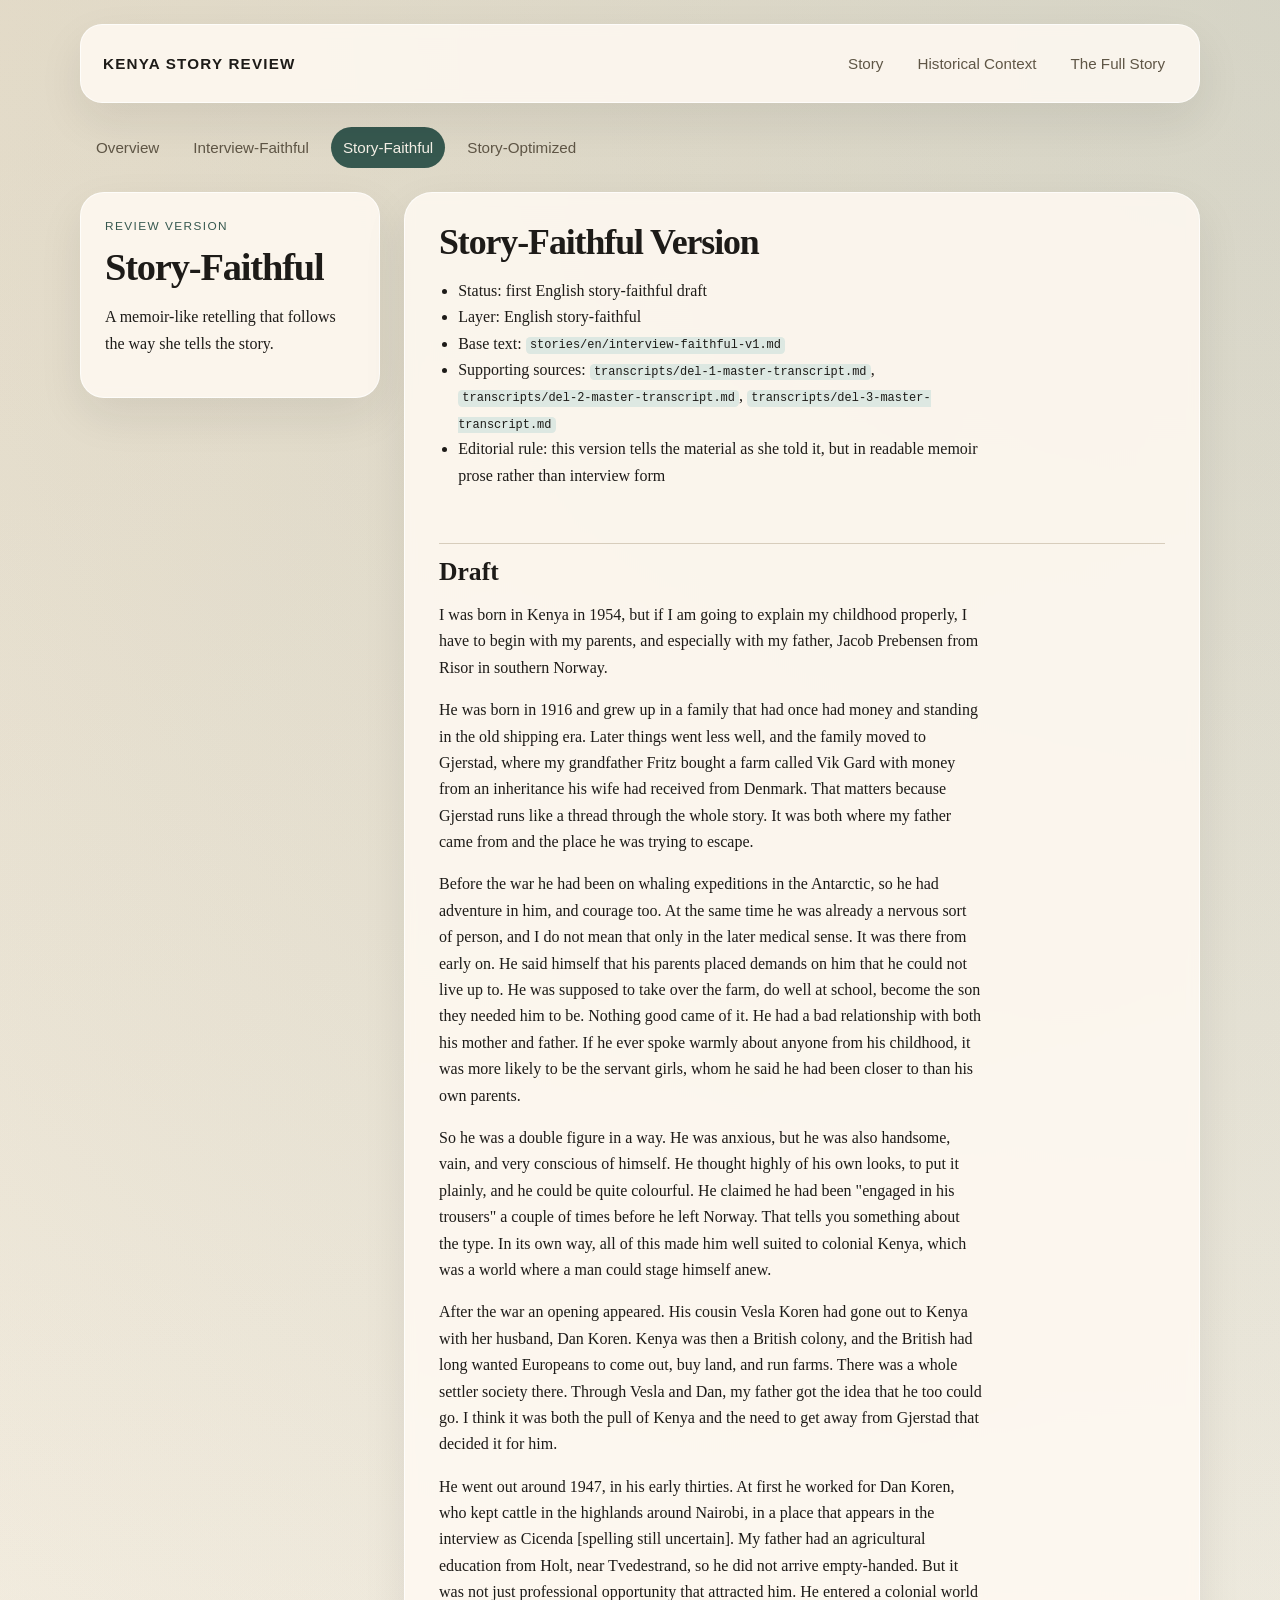
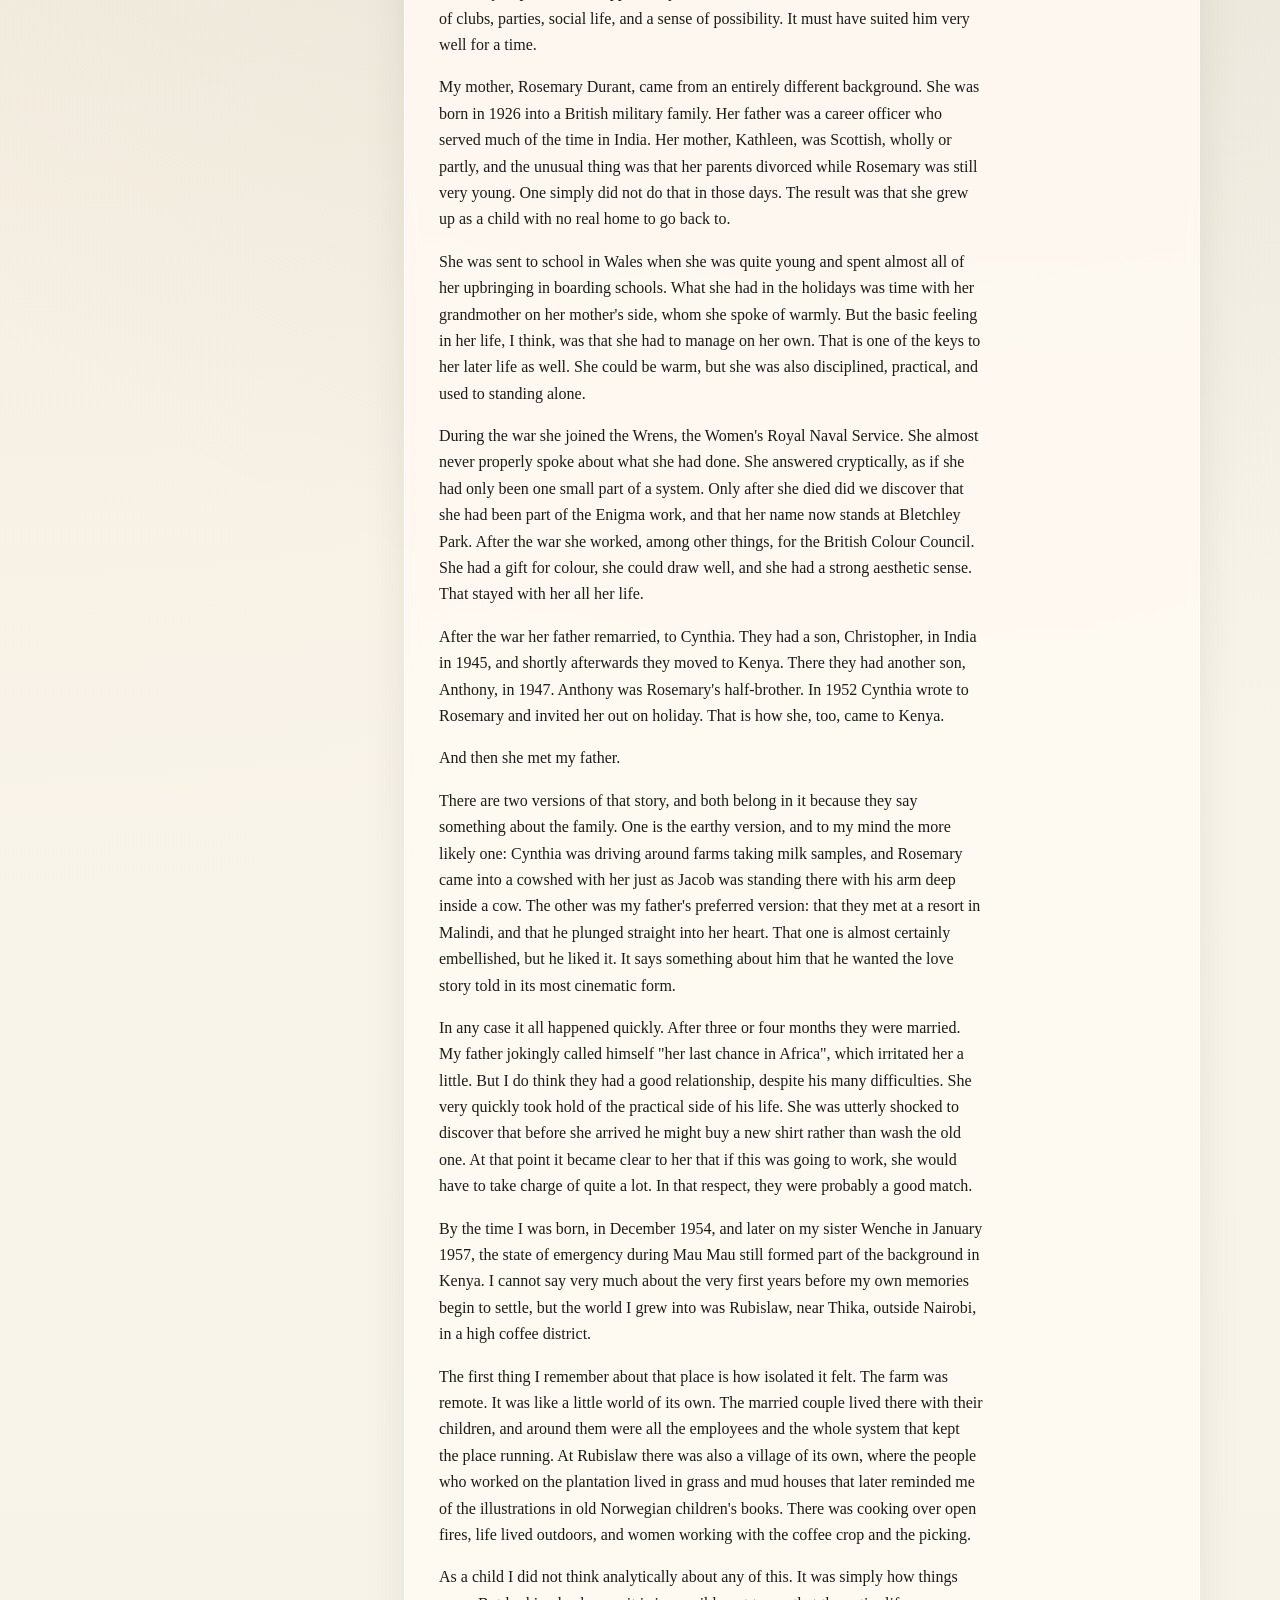
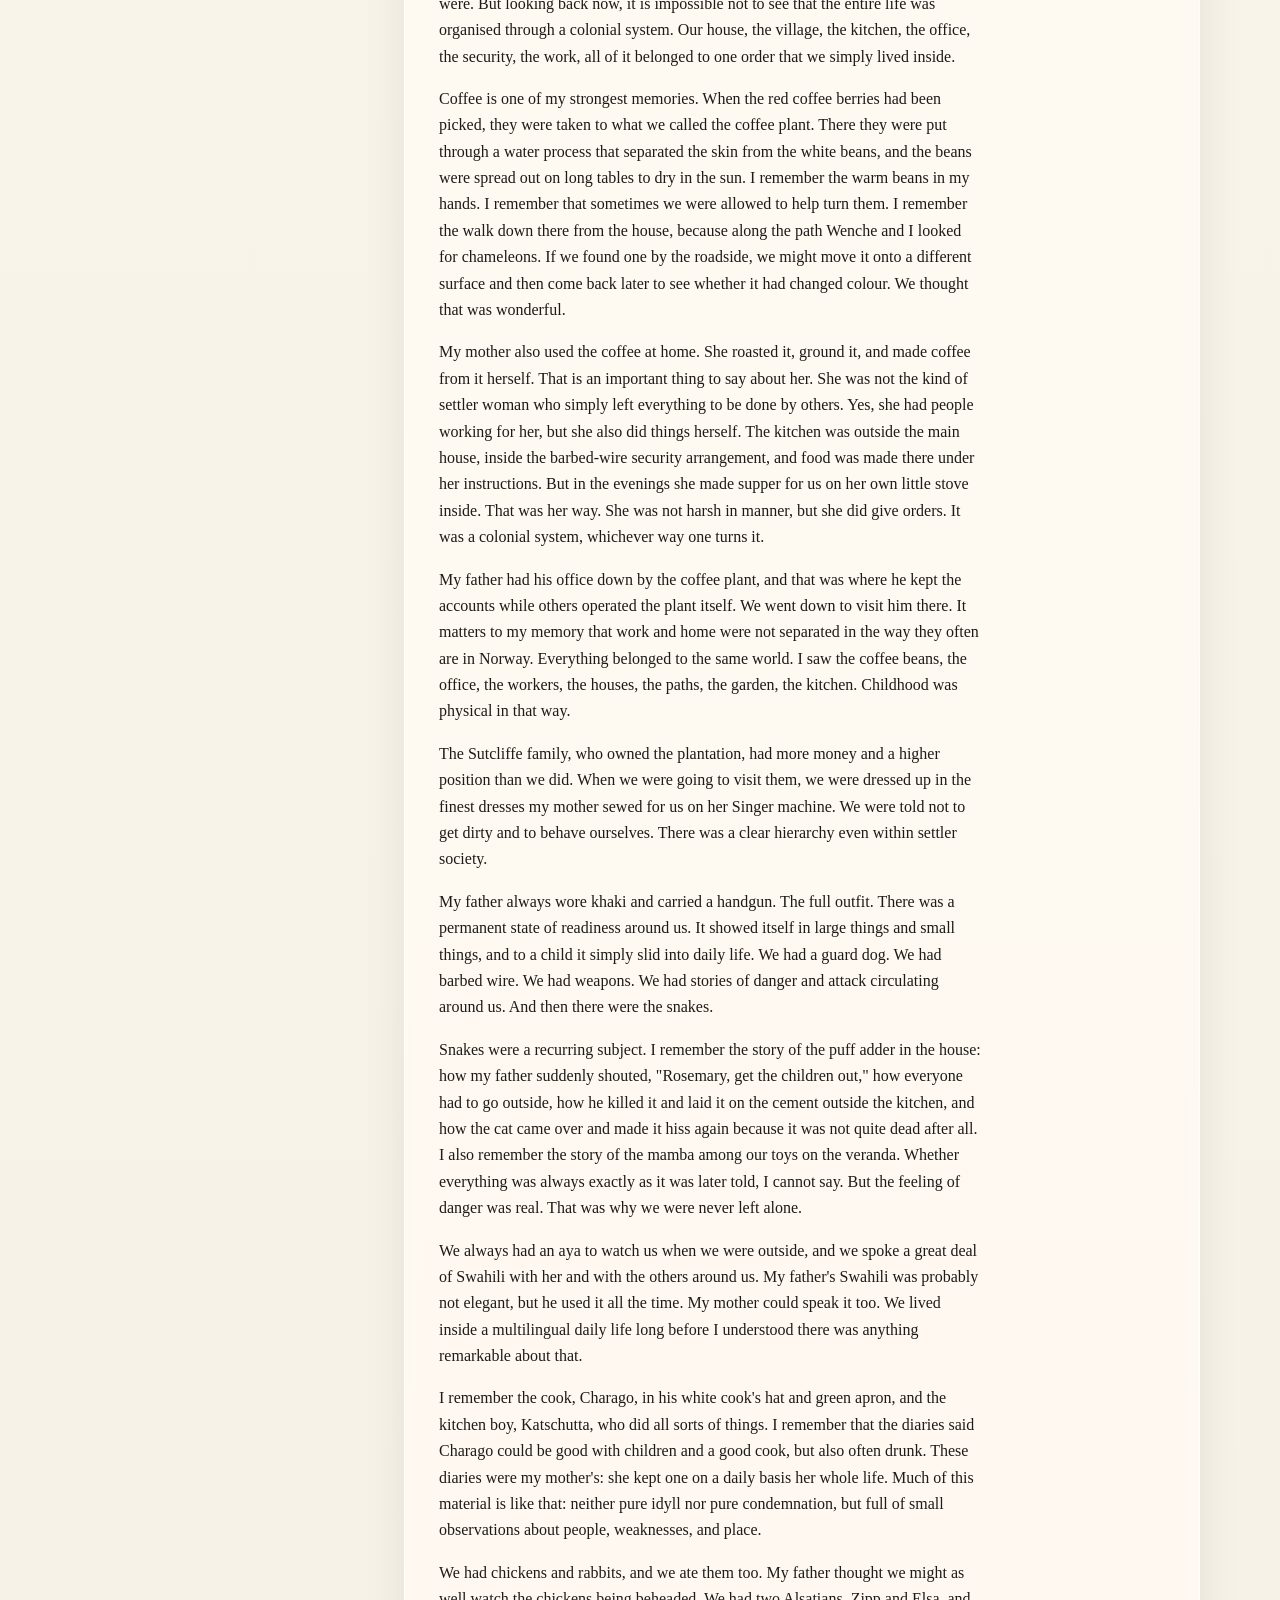
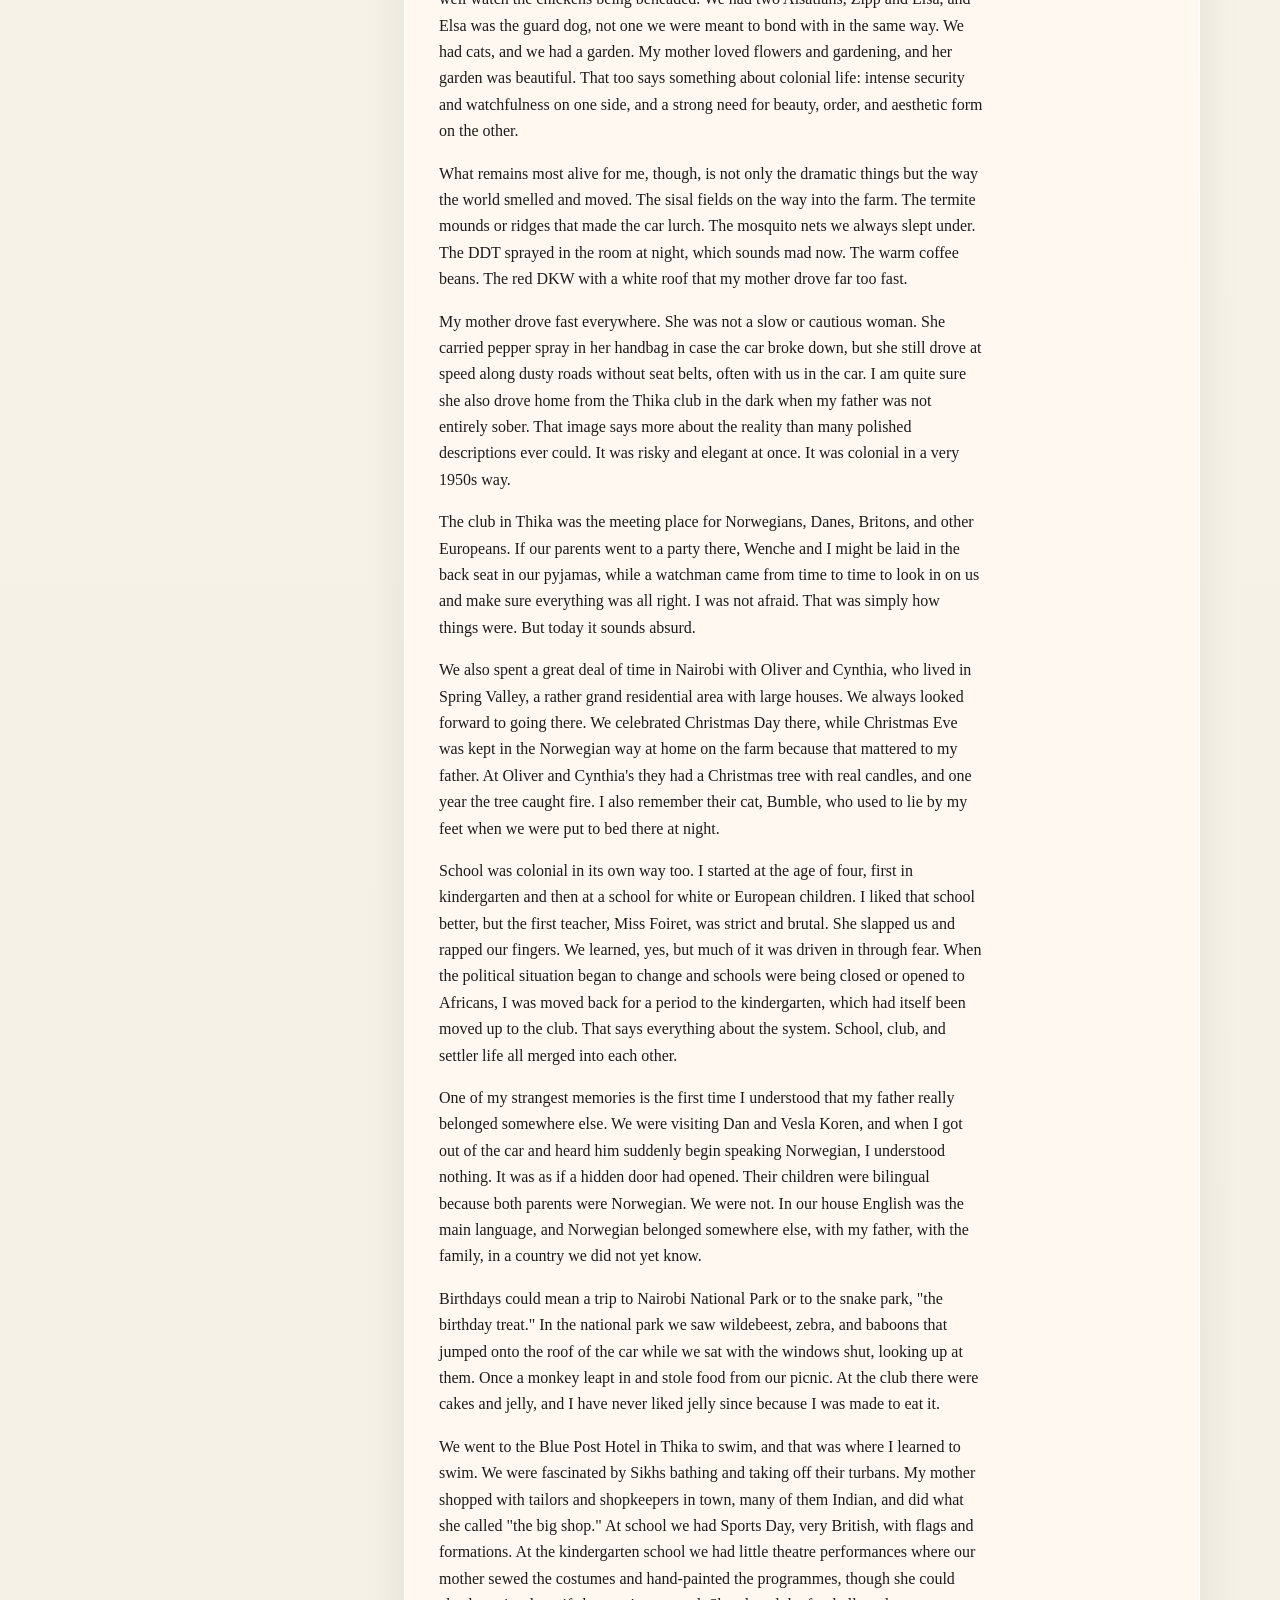
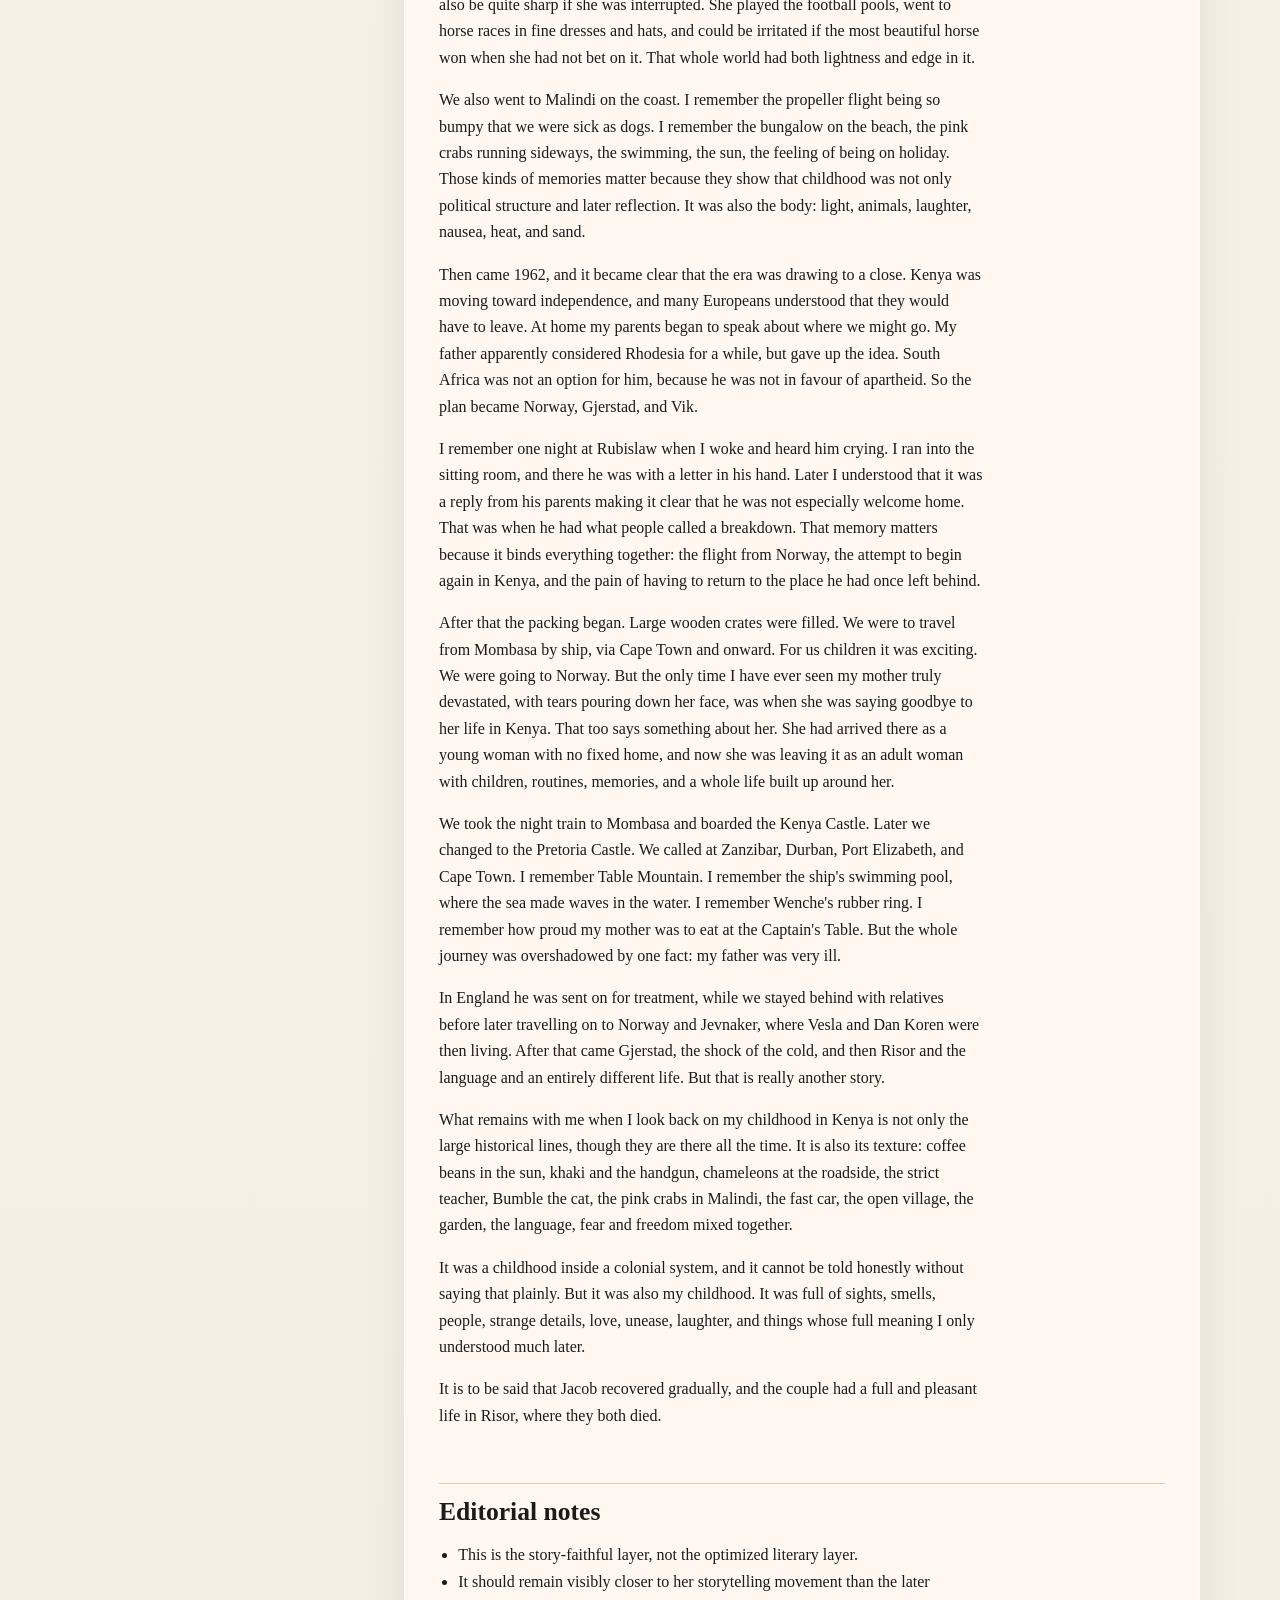
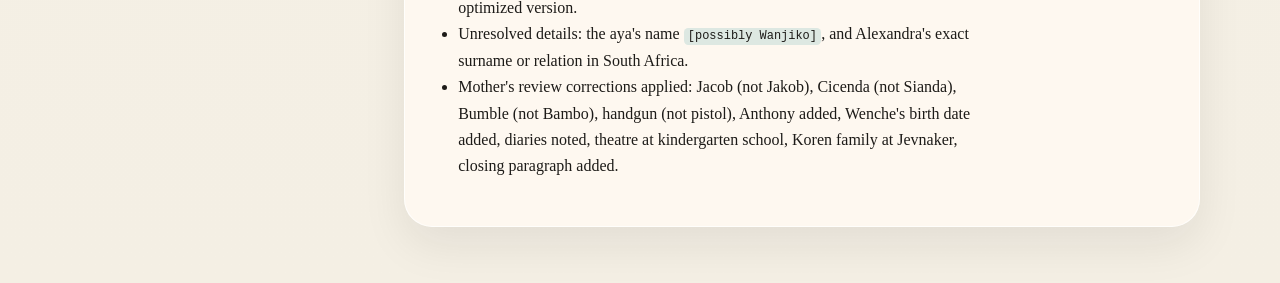
<file: docs/story-faithful.html>
<!doctype html>
<html lang="en">
  <head>
    <meta charset="utf-8">
    <meta name="viewport" content="width=device-width, initial-scale=1">
    <title>Story-Faithful | Kenya Story Review</title>
    <meta name="description" content="A memoir-like retelling that follows the way she tells the story.">
    <link rel="stylesheet" href="styles.css">
  </head>
  <body>
    <div class="page-shell">
      <header class="site-header">
        <a class="brand" href="index.html">Kenya Story Review</a>
        <nav class="site-nav"><a class="nav-link" href="index.html">Story</a><a class="nav-link" href="history.html">Historical Context</a><a class="nav-link" href="integrated.html">The Full Story</a></nav>
      </header>
      <nav class="sub-nav"><a class="nav-link" href="index.html">Overview</a><a class="nav-link" href="interview-faithful.html">Interview-Faithful</a><a class="nav-link active" href="story-faithful.html">Story-Faithful</a><a class="nav-link" href="story-optimized.html">Story-Optimized</a></nav>
      <main class="content-shell">
        <aside class="review-note">
          <p class="eyebrow">Review version</p>
          <h1>Story-Faithful</h1>
          <p>A memoir-like retelling that follows the way she tells the story.</p>
        </aside>
        <article class="story-body">
<h1>Story-Faithful Version</h1>
<ul><li>Status: first English story-faithful draft</li><li>Layer: English story-faithful</li><li>Base text: <code>stories/en/interview-faithful-v1.md</code></li><li>Supporting sources: <code>transcripts/del-1-master-transcript.md</code>, <code>transcripts/del-2-master-transcript.md</code>, <code>transcripts/del-3-master-transcript.md</code></li><li>Editorial rule: this version tells the material as she told it, but in readable memoir prose rather than interview form</li></ul>
<h2>Draft</h2>
<p>I was born in Kenya in 1954, but if I am going to explain my childhood properly, I have to begin with my parents, and especially with my father, Jacob Prebensen from Risor in southern Norway.</p>
<p>He was born in 1916 and grew up in a family that had once had money and standing in the old shipping era. Later things went less well, and the family moved to Gjerstad, where my grandfather Fritz bought a farm called Vik Gard with money from an inheritance his wife had received from Denmark. That matters because Gjerstad runs like a thread through the whole story. It was both where my father came from and the place he was trying to escape.</p>
<p>Before the war he had been on whaling expeditions in the Antarctic, so he had adventure in him, and courage too. At the same time he was already a nervous sort of person, and I do not mean that only in the later medical sense. It was there from early on. He said himself that his parents placed demands on him that he could not live up to. He was supposed to take over the farm, do well at school, become the son they needed him to be. Nothing good came of it. He had a bad relationship with both his mother and father. If he ever spoke warmly about anyone from his childhood, it was more likely to be the servant girls, whom he said he had been closer to than his own parents.</p>
<p>So he was a double figure in a way. He was anxious, but he was also handsome, vain, and very conscious of himself. He thought highly of his own looks, to put it plainly, and he could be quite colourful. He claimed he had been "engaged in his trousers" a couple of times before he left Norway. That tells you something about the type. In its own way, all of this made him well suited to colonial Kenya, which was a world where a man could stage himself anew.</p>
<p>After the war an opening appeared. His cousin Vesla Koren had gone out to Kenya with her husband, Dan Koren. Kenya was then a British colony, and the British had long wanted Europeans to come out, buy land, and run farms. There was a whole settler society there. Through Vesla and Dan, my father got the idea that he too could go. I think it was both the pull of Kenya and the need to get away from Gjerstad that decided it for him.</p>
<p>He went out around 1947, in his early thirties. At first he worked for Dan Koren, who kept cattle in the highlands around Nairobi, in a place that appears in the interview as Cicenda [spelling still uncertain]. My father had an agricultural education from Holt, near Tvedestrand, so he did not arrive empty-handed. But it was not just professional opportunity that attracted him. He entered a colonial world of clubs, parties, social life, and a sense of possibility. It must have suited him very well for a time.</p>
<p>My mother, Rosemary Durant, came from an entirely different background. She was born in 1926 into a British military family. Her father was a career officer who served much of the time in India. Her mother, Kathleen, was Scottish, wholly or partly, and the unusual thing was that her parents divorced while Rosemary was still very young. One simply did not do that in those days. The result was that she grew up as a child with no real home to go back to.</p>
<p>She was sent to school in Wales when she was quite young and spent almost all of her upbringing in boarding schools. What she had in the holidays was time with her grandmother on her mother's side, whom she spoke of warmly. But the basic feeling in her life, I think, was that she had to manage on her own. That is one of the keys to her later life as well. She could be warm, but she was also disciplined, practical, and used to standing alone.</p>
<p>During the war she joined the Wrens, the Women's Royal Naval Service. She almost never properly spoke about what she had done. She answered cryptically, as if she had only been one small part of a system. Only after she died did we discover that she had been part of the Enigma work, and that her name now stands at Bletchley Park. After the war she worked, among other things, for the British Colour Council. She had a gift for colour, she could draw well, and she had a strong aesthetic sense. That stayed with her all her life.</p>
<p>After the war her father remarried, to Cynthia. They had a son, Christopher, in India in 1945, and shortly afterwards they moved to Kenya. There they had another son, Anthony, in 1947. Anthony was Rosemary's half-brother. In 1952 Cynthia wrote to Rosemary and invited her out on holiday. That is how she, too, came to Kenya.</p>
<p>And then she met my father.</p>
<p>There are two versions of that story, and both belong in it because they say something about the family. One is the earthy version, and to my mind the more likely one: Cynthia was driving around farms taking milk samples, and Rosemary came into a cowshed with her just as Jacob was standing there with his arm deep inside a cow. The other was my father's preferred version: that they met at a resort in Malindi, and that he plunged straight into her heart. That one is almost certainly embellished, but he liked it. It says something about him that he wanted the love story told in its most cinematic form.</p>
<p>In any case it all happened quickly. After three or four months they were married. My father jokingly called himself "her last chance in Africa", which irritated her a little. But I do think they had a good relationship, despite his many difficulties. She very quickly took hold of the practical side of his life. She was utterly shocked to discover that before she arrived he might buy a new shirt rather than wash the old one. At that point it became clear to her that if this was going to work, she would have to take charge of quite a lot. In that respect, they were probably a good match.</p>
<p>By the time I was born, in December 1954, and later on my sister Wenche in January 1957, the state of emergency during Mau Mau still formed part of the background in Kenya. I cannot say very much about the very first years before my own memories begin to settle, but the world I grew into was Rubislaw, near Thika, outside Nairobi, in a high coffee district.</p>
<p>The first thing I remember about that place is how isolated it felt. The farm was remote. It was like a little world of its own. The married couple lived there with their children, and around them were all the employees and the whole system that kept the place running. At Rubislaw there was also a village of its own, where the people who worked on the plantation lived in grass and mud houses that later reminded me of the illustrations in old Norwegian children's books. There was cooking over open fires, life lived outdoors, and women working with the coffee crop and the picking.</p>
<p>As a child I did not think analytically about any of this. It was simply how things were. But looking back now, it is impossible not to see that the entire life was organised through a colonial system. Our house, the village, the kitchen, the office, the security, the work, all of it belonged to one order that we simply lived inside.</p>
<p>Coffee is one of my strongest memories. When the red coffee berries had been picked, they were taken to what we called the coffee plant. There they were put through a water process that separated the skin from the white beans, and the beans were spread out on long tables to dry in the sun. I remember the warm beans in my hands. I remember that sometimes we were allowed to help turn them. I remember the walk down there from the house, because along the path Wenche and I looked for chameleons. If we found one by the roadside, we might move it onto a different surface and then come back later to see whether it had changed colour. We thought that was wonderful.</p>
<p>My mother also used the coffee at home. She roasted it, ground it, and made coffee from it herself. That is an important thing to say about her. She was not the kind of settler woman who simply left everything to be done by others. Yes, she had people working for her, but she also did things herself. The kitchen was outside the main house, inside the barbed-wire security arrangement, and food was made there under her instructions. But in the evenings she made supper for us on her own little stove inside. That was her way. She was not harsh in manner, but she did give orders. It was a colonial system, whichever way one turns it.</p>
<p>My father had his office down by the coffee plant, and that was where he kept the accounts while others operated the plant itself. We went down to visit him there. It matters to my memory that work and home were not separated in the way they often are in Norway. Everything belonged to the same world. I saw the coffee beans, the office, the workers, the houses, the paths, the garden, the kitchen. Childhood was physical in that way.</p>
<p>The Sutcliffe family, who owned the plantation, had more money and a higher position than we did. When we were going to visit them, we were dressed up in the finest dresses my mother sewed for us on her Singer machine. We were told not to get dirty and to behave ourselves. There was a clear hierarchy even within settler society.</p>
<p>My father always wore khaki and carried a handgun. The full outfit. There was a permanent state of readiness around us. It showed itself in large things and small things, and to a child it simply slid into daily life. We had a guard dog. We had barbed wire. We had weapons. We had stories of danger and attack circulating around us. And then there were the snakes.</p>
<p>Snakes were a recurring subject. I remember the story of the puff adder in the house: how my father suddenly shouted, "Rosemary, get the children out," how everyone had to go outside, how he killed it and laid it on the cement outside the kitchen, and how the cat came over and made it hiss again because it was not quite dead after all. I also remember the story of the mamba among our toys on the veranda. Whether everything was always exactly as it was later told, I cannot say. But the feeling of danger was real. That was why we were never left alone.</p>
<p>We always had an aya to watch us when we were outside, and we spoke a great deal of Swahili with her and with the others around us. My father's Swahili was probably not elegant, but he used it all the time. My mother could speak it too. We lived inside a multilingual daily life long before I understood there was anything remarkable about that.</p>
<p>I remember the cook, Charago, in his white cook's hat and green apron, and the kitchen boy, Katschutta, who did all sorts of things. I remember that the diaries said Charago could be good with children and a good cook, but also often drunk. These diaries were my mother's: she kept one on a daily basis her whole life. Much of this material is like that: neither pure idyll nor pure condemnation, but full of small observations about people, weaknesses, and place.</p>
<p>We had chickens and rabbits, and we ate them too. My father thought we might as well watch the chickens being beheaded. We had two Alsatians, Zipp and Elsa, and Elsa was the guard dog, not one we were meant to bond with in the same way. We had cats, and we had a garden. My mother loved flowers and gardening, and her garden was beautiful. That too says something about colonial life: intense security and watchfulness on one side, and a strong need for beauty, order, and aesthetic form on the other.</p>
<p>What remains most alive for me, though, is not only the dramatic things but the way the world smelled and moved. The sisal fields on the way into the farm. The termite mounds or ridges that made the car lurch. The mosquito nets we always slept under. The DDT sprayed in the room at night, which sounds mad now. The warm coffee beans. The red DKW with a white roof that my mother drove far too fast.</p>
<p>My mother drove fast everywhere. She was not a slow or cautious woman. She carried pepper spray in her handbag in case the car broke down, but she still drove at speed along dusty roads without seat belts, often with us in the car. I am quite sure she also drove home from the Thika club in the dark when my father was not entirely sober. That image says more about the reality than many polished descriptions ever could. It was risky and elegant at once. It was colonial in a very 1950s way.</p>
<p>The club in Thika was the meeting place for Norwegians, Danes, Britons, and other Europeans. If our parents went to a party there, Wenche and I might be laid in the back seat in our pyjamas, while a watchman came from time to time to look in on us and make sure everything was all right. I was not afraid. That was simply how things were. But today it sounds absurd.</p>
<p>We also spent a great deal of time in Nairobi with Oliver and Cynthia, who lived in Spring Valley, a rather grand residential area with large houses. We always looked forward to going there. We celebrated Christmas Day there, while Christmas Eve was kept in the Norwegian way at home on the farm because that mattered to my father. At Oliver and Cynthia's they had a Christmas tree with real candles, and one year the tree caught fire. I also remember their cat, Bumble, who used to lie by my feet when we were put to bed there at night.</p>
<p>School was colonial in its own way too. I started at the age of four, first in kindergarten and then at a school for white or European children. I liked that school better, but the first teacher, Miss Foiret, was strict and brutal. She slapped us and rapped our fingers. We learned, yes, but much of it was driven in through fear. When the political situation began to change and schools were being closed or opened to Africans, I was moved back for a period to the kindergarten, which had itself been moved up to the club. That says everything about the system. School, club, and settler life all merged into each other.</p>
<p>One of my strangest memories is the first time I understood that my father really belonged somewhere else. We were visiting Dan and Vesla Koren, and when I got out of the car and heard him suddenly begin speaking Norwegian, I understood nothing. It was as if a hidden door had opened. Their children were bilingual because both parents were Norwegian. We were not. In our house English was the main language, and Norwegian belonged somewhere else, with my father, with the family, in a country we did not yet know.</p>
<p>Birthdays could mean a trip to Nairobi National Park or to the snake park, "the birthday treat." In the national park we saw wildebeest, zebra, and baboons that jumped onto the roof of the car while we sat with the windows shut, looking up at them. Once a monkey leapt in and stole food from our picnic. At the club there were cakes and jelly, and I have never liked jelly since because I was made to eat it.</p>
<p>We went to the Blue Post Hotel in Thika to swim, and that was where I learned to swim. We were fascinated by Sikhs bathing and taking off their turbans. My mother shopped with tailors and shopkeepers in town, many of them Indian, and did what she called "the big shop." At school we had Sports Day, very British, with flags and formations. At the kindergarten school we had little theatre performances where our mother sewed the costumes and hand-painted the programmes, though she could also be quite sharp if she was interrupted. She played the football pools, went to horse races in fine dresses and hats, and could be irritated if the most beautiful horse won when she had not bet on it. That whole world had both lightness and edge in it.</p>
<p>We also went to Malindi on the coast. I remember the propeller flight being so bumpy that we were sick as dogs. I remember the bungalow on the beach, the pink crabs running sideways, the swimming, the sun, the feeling of being on holiday. Those kinds of memories matter because they show that childhood was not only political structure and later reflection. It was also the body: light, animals, laughter, nausea, heat, and sand.</p>
<p>Then came 1962, and it became clear that the era was drawing to a close. Kenya was moving toward independence, and many Europeans understood that they would have to leave. At home my parents began to speak about where we might go. My father apparently considered Rhodesia for a while, but gave up the idea. South Africa was not an option for him, because he was not in favour of apartheid. So the plan became Norway, Gjerstad, and Vik.</p>
<p>I remember one night at Rubislaw when I woke and heard him crying. I ran into the sitting room, and there he was with a letter in his hand. Later I understood that it was a reply from his parents making it clear that he was not especially welcome home. That was when he had what people called a breakdown. That memory matters because it binds everything together: the flight from Norway, the attempt to begin again in Kenya, and the pain of having to return to the place he had once left behind.</p>
<p>After that the packing began. Large wooden crates were filled. We were to travel from Mombasa by ship, via Cape Town and onward. For us children it was exciting. We were going to Norway. But the only time I have ever seen my mother truly devastated, with tears pouring down her face, was when she was saying goodbye to her life in Kenya. That too says something about her. She had arrived there as a young woman with no fixed home, and now she was leaving it as an adult woman with children, routines, memories, and a whole life built up around her.</p>
<p>We took the night train to Mombasa and boarded the Kenya Castle. Later we changed to the Pretoria Castle. We called at Zanzibar, Durban, Port Elizabeth, and Cape Town. I remember Table Mountain. I remember the ship's swimming pool, where the sea made waves in the water. I remember Wenche's rubber ring. I remember how proud my mother was to eat at the Captain's Table. But the whole journey was overshadowed by one fact: my father was very ill.</p>
<p>In England he was sent on for treatment, while we stayed behind with relatives before later travelling on to Norway and Jevnaker, where Vesla and Dan Koren were then living. After that came Gjerstad, the shock of the cold, and then Risor and the language and an entirely different life. But that is really another story.</p>
<p>What remains with me when I look back on my childhood in Kenya is not only the large historical lines, though they are there all the time. It is also its texture: coffee beans in the sun, khaki and the handgun, chameleons at the roadside, the strict teacher, Bumble the cat, the pink crabs in Malindi, the fast car, the open village, the garden, the language, fear and freedom mixed together.</p>
<p>It was a childhood inside a colonial system, and it cannot be told honestly without saying that plainly. But it was also my childhood. It was full of sights, smells, people, strange details, love, unease, laughter, and things whose full meaning I only understood much later.</p>
<p>It is to be said that Jacob recovered gradually, and the couple had a full and pleasant life in Risor, where they both died.</p>
<h2>Editorial notes</h2>
<ul><li>This is the story-faithful layer, not the optimized literary layer.</li><li>It should remain visibly closer to her storytelling movement than the later optimized version.</li><li>Unresolved details: the aya's name <code>[possibly Wanjiko]</code>, and Alexandra's exact surname or relation in South Africa.</li><li>Mother's review corrections applied: Jacob (not Jakob), Cicenda (not Sianda), Bumble (not Bambo), handgun (not pistol), Anthony added, Wenche's birth date added, diaries noted, theatre at kindergarten school, Koren family at Jevnaker, closing paragraph added.</li></ul>
        </article>
      </main>
    </div>
  </body>
</html>
</file>
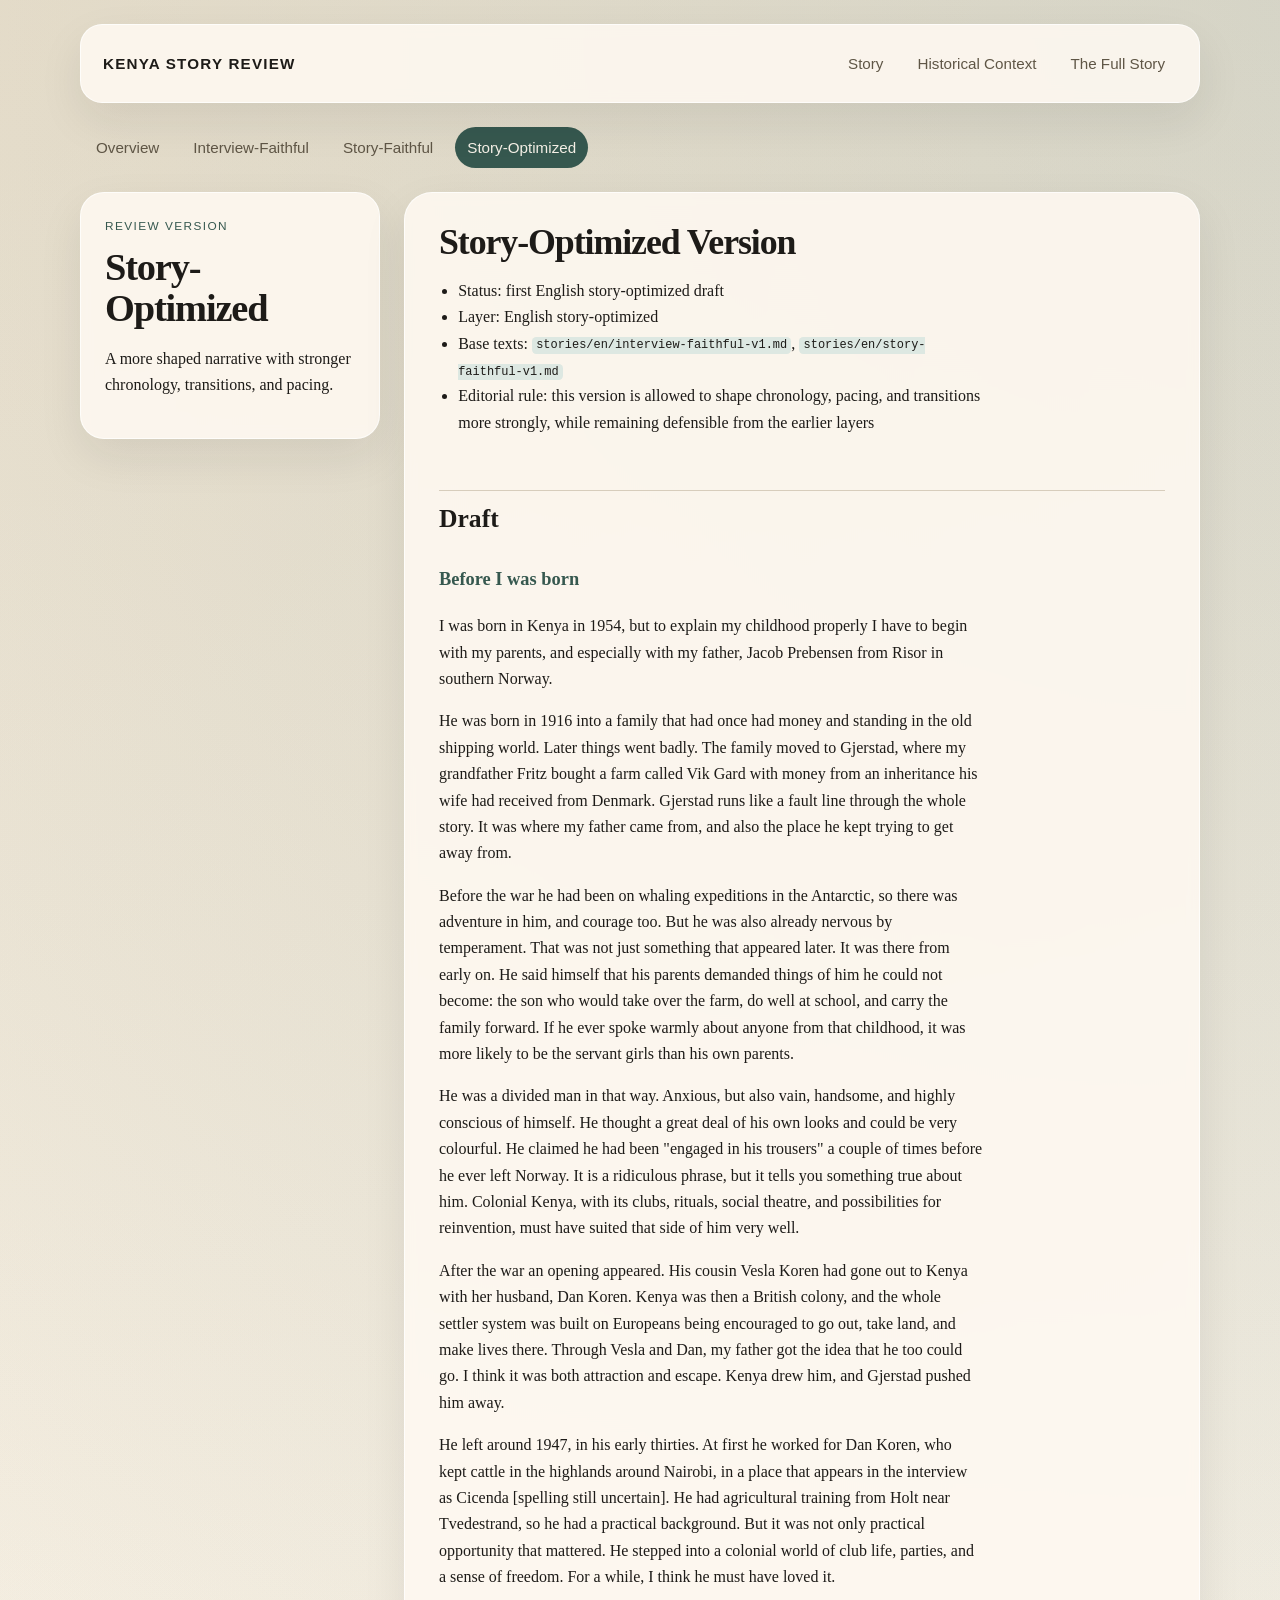
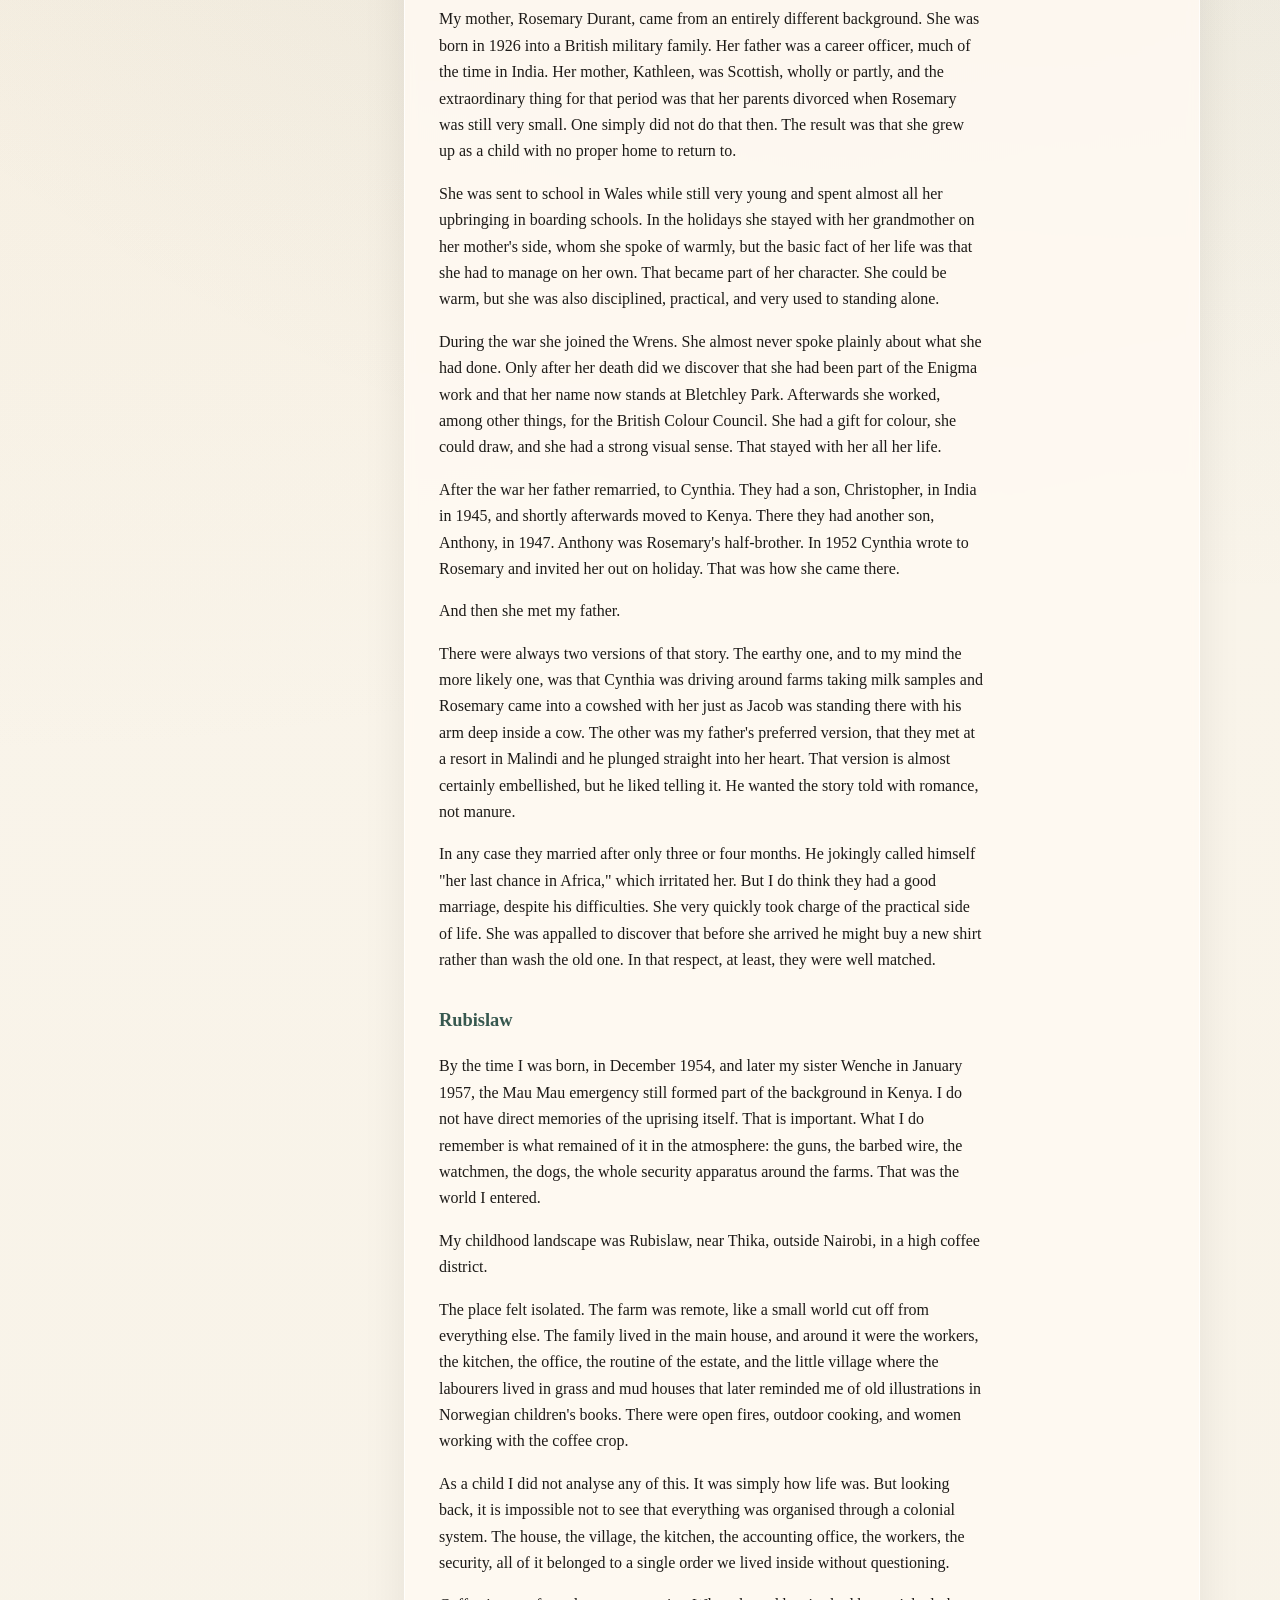
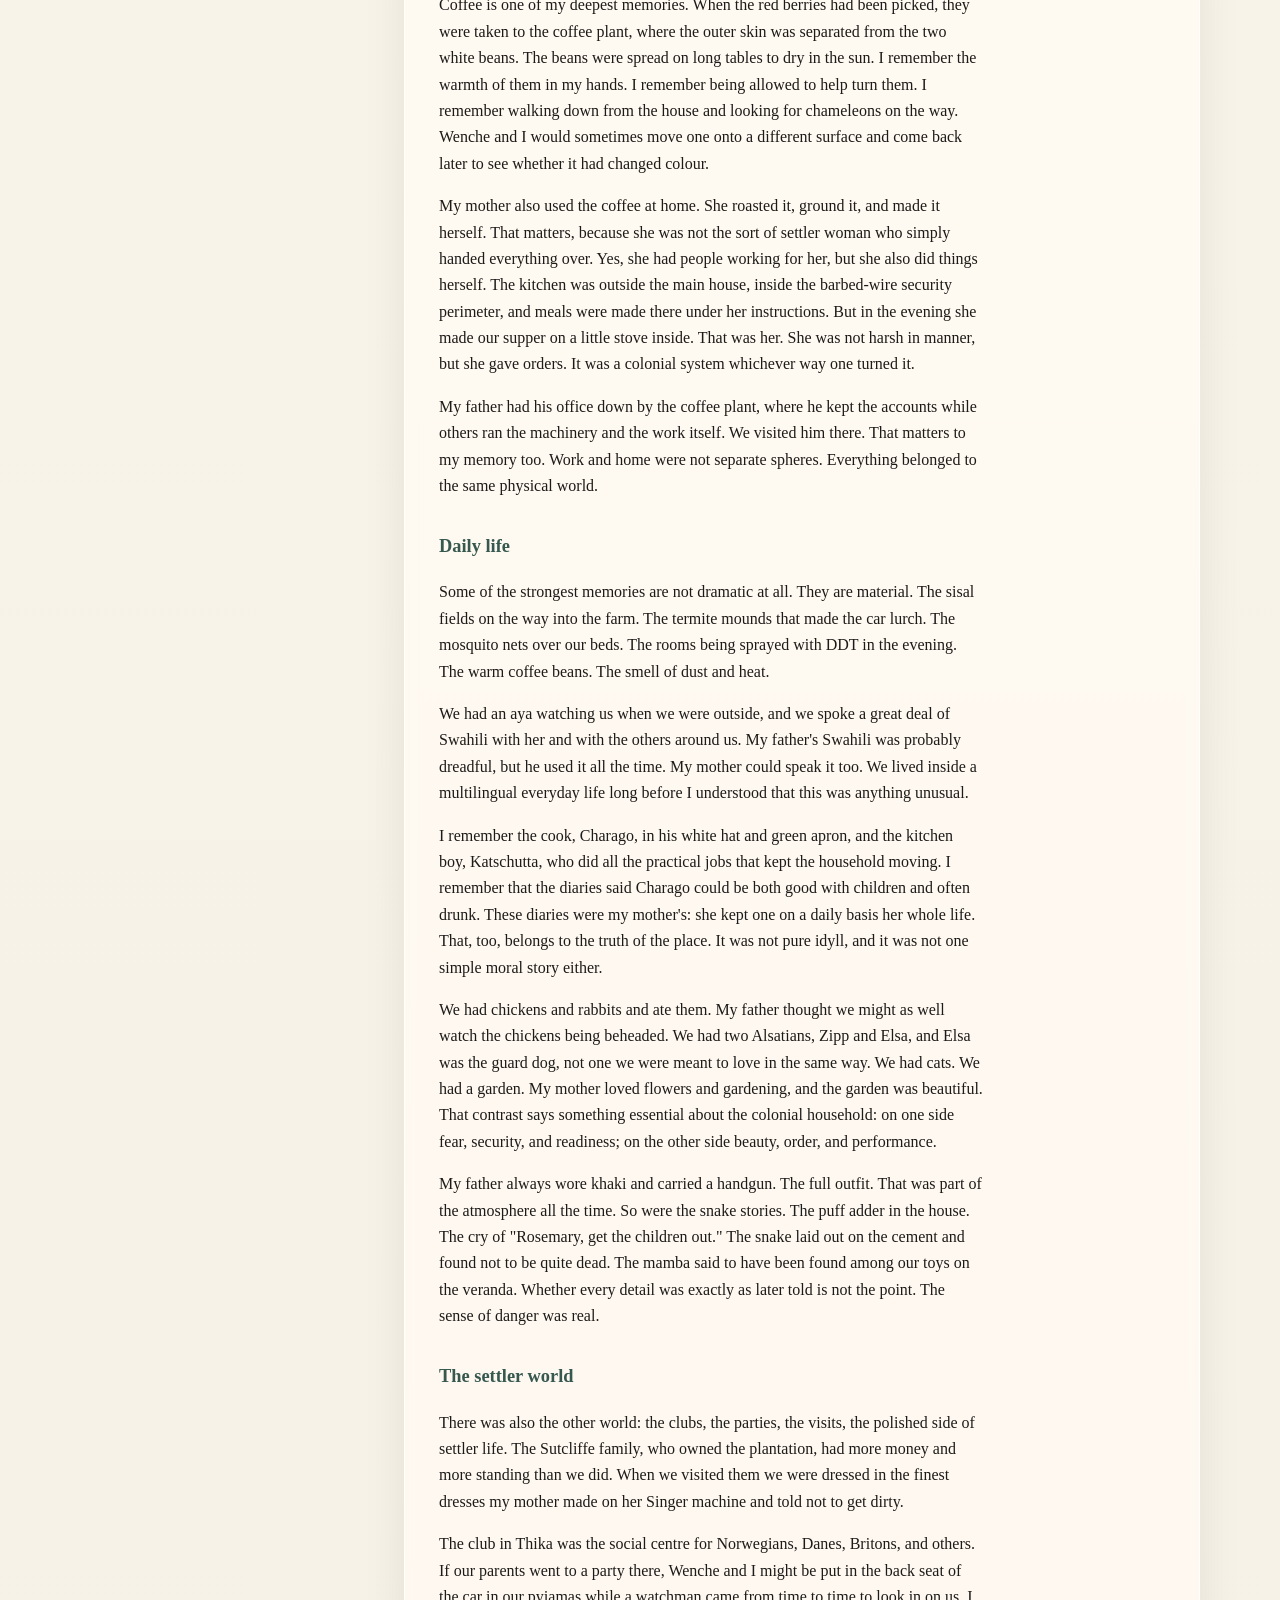
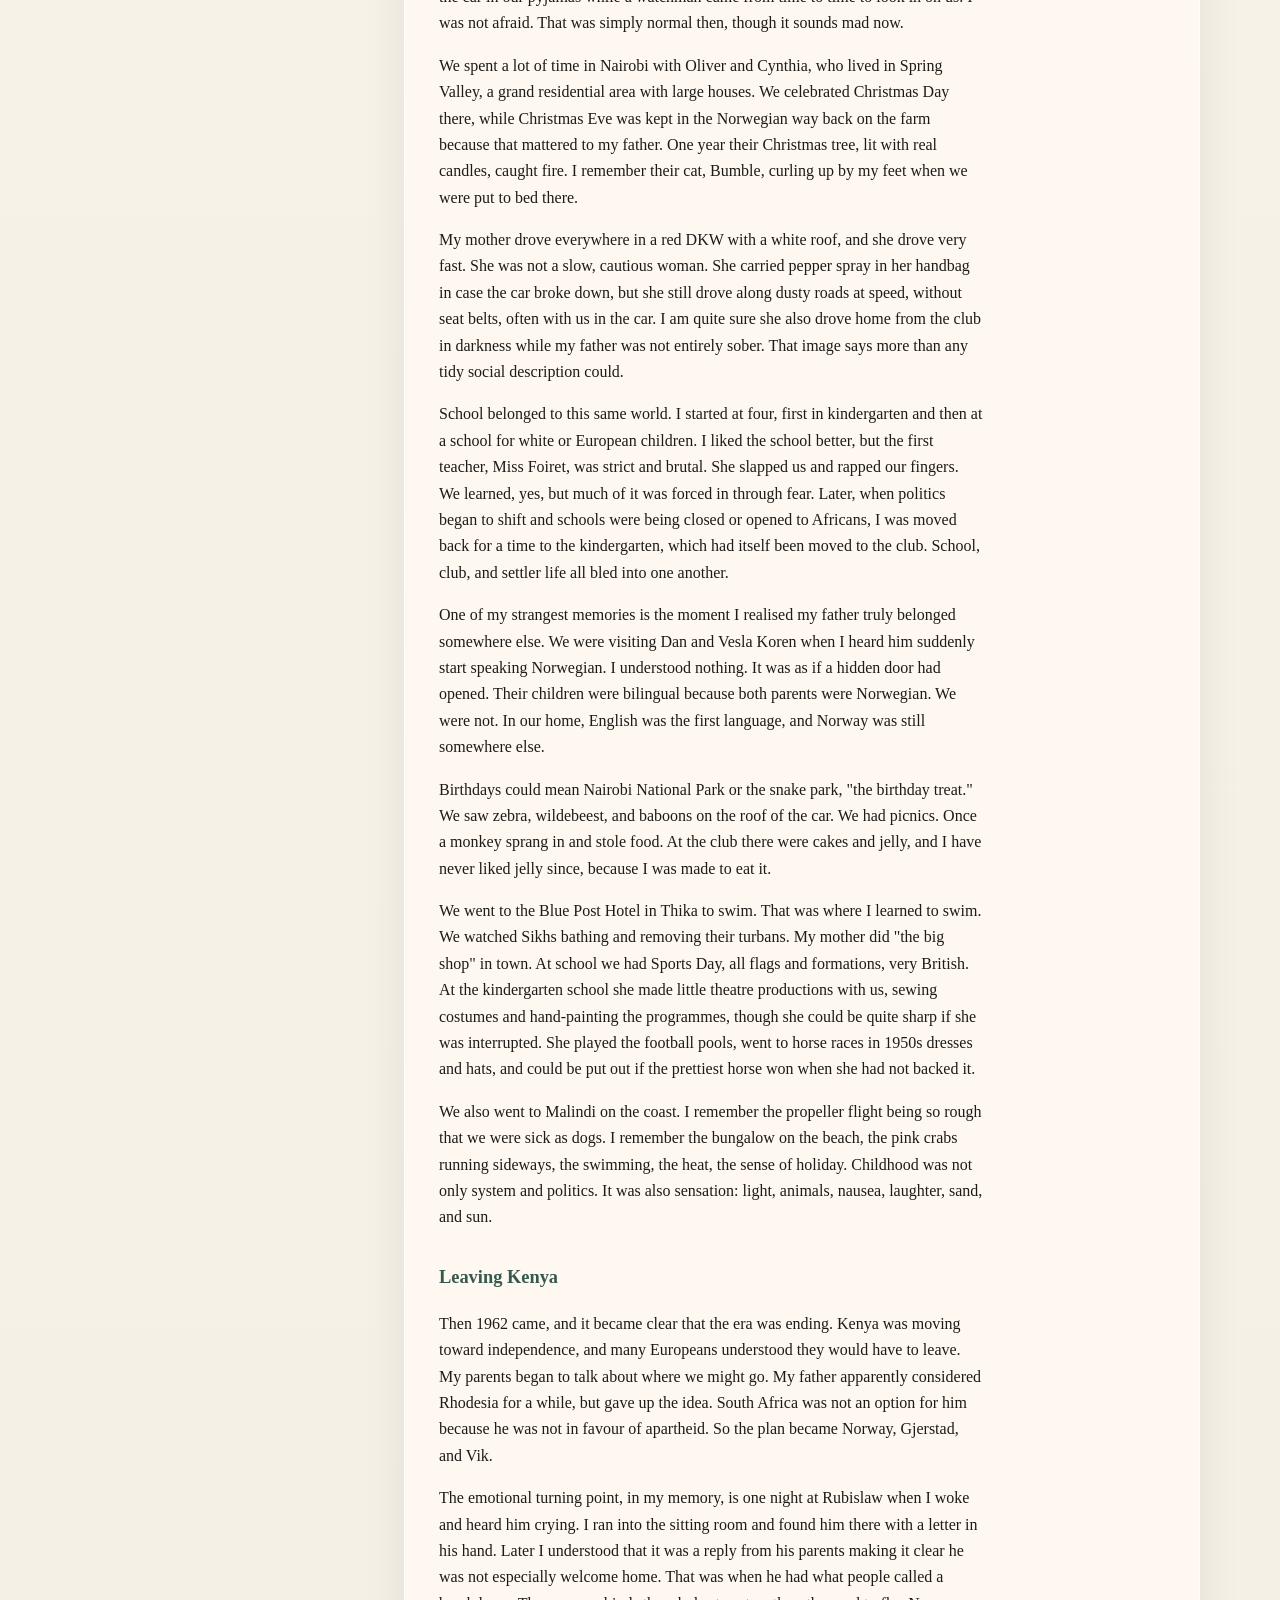
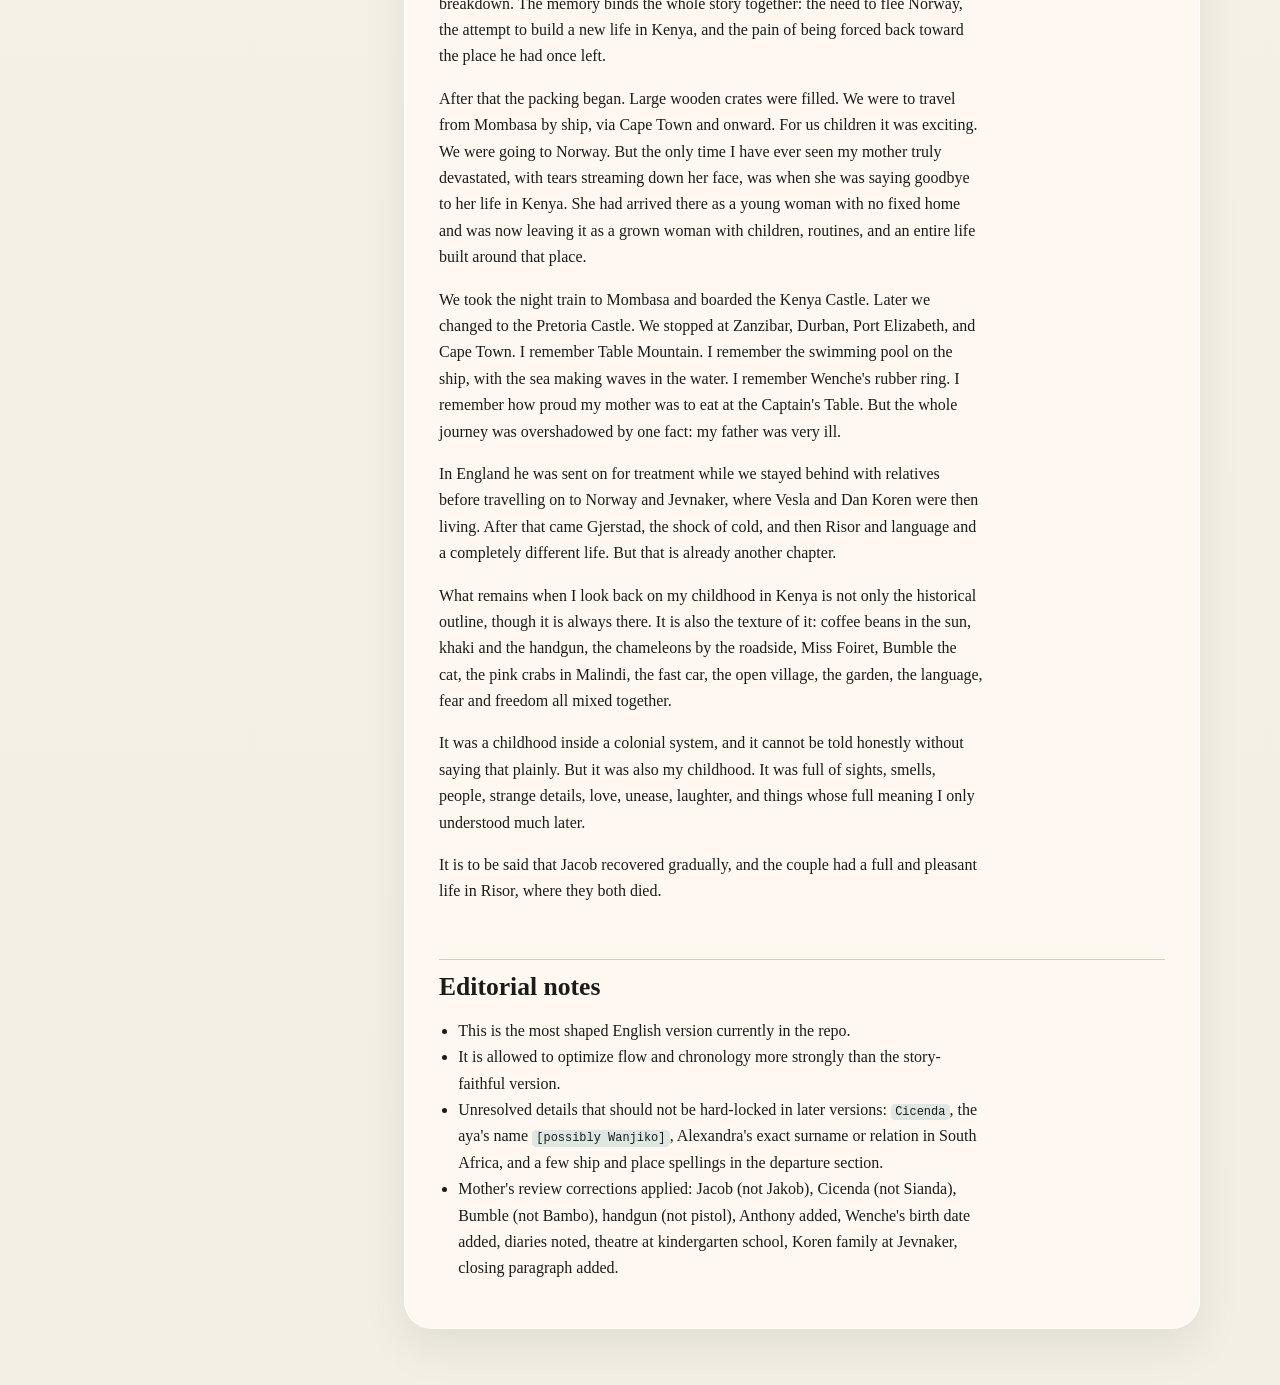
<file: docs/story-optimized.html>
<!doctype html>
<html lang="en">
  <head>
    <meta charset="utf-8">
    <meta name="viewport" content="width=device-width, initial-scale=1">
    <title>Story-Optimized | Kenya Story Review</title>
    <meta name="description" content="A more shaped narrative with stronger chronology, transitions, and pacing.">
    <link rel="stylesheet" href="styles.css">
  </head>
  <body>
    <div class="page-shell">
      <header class="site-header">
        <a class="brand" href="index.html">Kenya Story Review</a>
        <nav class="site-nav"><a class="nav-link" href="index.html">Story</a><a class="nav-link" href="history.html">Historical Context</a><a class="nav-link" href="integrated.html">The Full Story</a></nav>
      </header>
      <nav class="sub-nav"><a class="nav-link" href="index.html">Overview</a><a class="nav-link" href="interview-faithful.html">Interview-Faithful</a><a class="nav-link" href="story-faithful.html">Story-Faithful</a><a class="nav-link active" href="story-optimized.html">Story-Optimized</a></nav>
      <main class="content-shell">
        <aside class="review-note">
          <p class="eyebrow">Review version</p>
          <h1>Story-Optimized</h1>
          <p>A more shaped narrative with stronger chronology, transitions, and pacing.</p>
        </aside>
        <article class="story-body">
<h1>Story-Optimized Version</h1>
<ul><li>Status: first English story-optimized draft</li><li>Layer: English story-optimized</li><li>Base texts: <code>stories/en/interview-faithful-v1.md</code>, <code>stories/en/story-faithful-v1.md</code></li><li>Editorial rule: this version is allowed to shape chronology, pacing, and transitions more strongly, while remaining defensible from the earlier layers</li></ul>
<h2>Draft</h2>
<h3>Before I was born</h3>
<p>I was born in Kenya in 1954, but to explain my childhood properly I have to begin with my parents, and especially with my father, Jacob Prebensen from Risor in southern Norway.</p>
<p>He was born in 1916 into a family that had once had money and standing in the old shipping world. Later things went badly. The family moved to Gjerstad, where my grandfather Fritz bought a farm called Vik Gard with money from an inheritance his wife had received from Denmark. Gjerstad runs like a fault line through the whole story. It was where my father came from, and also the place he kept trying to get away from.</p>
<p>Before the war he had been on whaling expeditions in the Antarctic, so there was adventure in him, and courage too. But he was also already nervous by temperament. That was not just something that appeared later. It was there from early on. He said himself that his parents demanded things of him he could not become: the son who would take over the farm, do well at school, and carry the family forward. If he ever spoke warmly about anyone from that childhood, it was more likely to be the servant girls than his own parents.</p>
<p>He was a divided man in that way. Anxious, but also vain, handsome, and highly conscious of himself. He thought a great deal of his own looks and could be very colourful. He claimed he had been "engaged in his trousers" a couple of times before he ever left Norway. It is a ridiculous phrase, but it tells you something true about him. Colonial Kenya, with its clubs, rituals, social theatre, and possibilities for reinvention, must have suited that side of him very well.</p>
<p>After the war an opening appeared. His cousin Vesla Koren had gone out to Kenya with her husband, Dan Koren. Kenya was then a British colony, and the whole settler system was built on Europeans being encouraged to go out, take land, and make lives there. Through Vesla and Dan, my father got the idea that he too could go. I think it was both attraction and escape. Kenya drew him, and Gjerstad pushed him away.</p>
<p>He left around 1947, in his early thirties. At first he worked for Dan Koren, who kept cattle in the highlands around Nairobi, in a place that appears in the interview as Cicenda [spelling still uncertain]. He had agricultural training from Holt near Tvedestrand, so he had a practical background. But it was not only practical opportunity that mattered. He stepped into a colonial world of club life, parties, and a sense of freedom. For a while, I think he must have loved it.</p>
<p>My mother, Rosemary Durant, came from an entirely different background. She was born in 1926 into a British military family. Her father was a career officer, much of the time in India. Her mother, Kathleen, was Scottish, wholly or partly, and the extraordinary thing for that period was that her parents divorced when Rosemary was still very small. One simply did not do that then. The result was that she grew up as a child with no proper home to return to.</p>
<p>She was sent to school in Wales while still very young and spent almost all her upbringing in boarding schools. In the holidays she stayed with her grandmother on her mother's side, whom she spoke of warmly, but the basic fact of her life was that she had to manage on her own. That became part of her character. She could be warm, but she was also disciplined, practical, and very used to standing alone.</p>
<p>During the war she joined the Wrens. She almost never spoke plainly about what she had done. Only after her death did we discover that she had been part of the Enigma work and that her name now stands at Bletchley Park. Afterwards she worked, among other things, for the British Colour Council. She had a gift for colour, she could draw, and she had a strong visual sense. That stayed with her all her life.</p>
<p>After the war her father remarried, to Cynthia. They had a son, Christopher, in India in 1945, and shortly afterwards moved to Kenya. There they had another son, Anthony, in 1947. Anthony was Rosemary's half-brother. In 1952 Cynthia wrote to Rosemary and invited her out on holiday. That was how she came there.</p>
<p>And then she met my father.</p>
<p>There were always two versions of that story. The earthy one, and to my mind the more likely one, was that Cynthia was driving around farms taking milk samples and Rosemary came into a cowshed with her just as Jacob was standing there with his arm deep inside a cow. The other was my father's preferred version, that they met at a resort in Malindi and he plunged straight into her heart. That version is almost certainly embellished, but he liked telling it. He wanted the story told with romance, not manure.</p>
<p>In any case they married after only three or four months. He jokingly called himself "her last chance in Africa," which irritated her. But I do think they had a good marriage, despite his difficulties. She very quickly took charge of the practical side of life. She was appalled to discover that before she arrived he might buy a new shirt rather than wash the old one. In that respect, at least, they were well matched.</p>
<h3>Rubislaw</h3>
<p>By the time I was born, in December 1954, and later my sister Wenche in January 1957, the Mau Mau emergency still formed part of the background in Kenya. I do not have direct memories of the uprising itself. That is important. What I do remember is what remained of it in the atmosphere: the guns, the barbed wire, the watchmen, the dogs, the whole security apparatus around the farms. That was the world I entered.</p>
<p>My childhood landscape was Rubislaw, near Thika, outside Nairobi, in a high coffee district.</p>
<p>The place felt isolated. The farm was remote, like a small world cut off from everything else. The family lived in the main house, and around it were the workers, the kitchen, the office, the routine of the estate, and the little village where the labourers lived in grass and mud houses that later reminded me of old illustrations in Norwegian children's books. There were open fires, outdoor cooking, and women working with the coffee crop.</p>
<p>As a child I did not analyse any of this. It was simply how life was. But looking back, it is impossible not to see that everything was organised through a colonial system. The house, the village, the kitchen, the accounting office, the workers, the security, all of it belonged to a single order we lived inside without questioning.</p>
<p>Coffee is one of my deepest memories. When the red berries had been picked, they were taken to the coffee plant, where the outer skin was separated from the two white beans. The beans were spread on long tables to dry in the sun. I remember the warmth of them in my hands. I remember being allowed to help turn them. I remember walking down from the house and looking for chameleons on the way. Wenche and I would sometimes move one onto a different surface and come back later to see whether it had changed colour.</p>
<p>My mother also used the coffee at home. She roasted it, ground it, and made it herself. That matters, because she was not the sort of settler woman who simply handed everything over. Yes, she had people working for her, but she also did things herself. The kitchen was outside the main house, inside the barbed-wire security perimeter, and meals were made there under her instructions. But in the evening she made our supper on a little stove inside. That was her. She was not harsh in manner, but she gave orders. It was a colonial system whichever way one turned it.</p>
<p>My father had his office down by the coffee plant, where he kept the accounts while others ran the machinery and the work itself. We visited him there. That matters to my memory too. Work and home were not separate spheres. Everything belonged to the same physical world.</p>
<h3>Daily life</h3>
<p>Some of the strongest memories are not dramatic at all. They are material. The sisal fields on the way into the farm. The termite mounds that made the car lurch. The mosquito nets over our beds. The rooms being sprayed with DDT in the evening. The warm coffee beans. The smell of dust and heat.</p>
<p>We had an aya watching us when we were outside, and we spoke a great deal of Swahili with her and with the others around us. My father's Swahili was probably dreadful, but he used it all the time. My mother could speak it too. We lived inside a multilingual everyday life long before I understood that this was anything unusual.</p>
<p>I remember the cook, Charago, in his white hat and green apron, and the kitchen boy, Katschutta, who did all the practical jobs that kept the household moving. I remember that the diaries said Charago could be both good with children and often drunk. These diaries were my mother's: she kept one on a daily basis her whole life. That, too, belongs to the truth of the place. It was not pure idyll, and it was not one simple moral story either.</p>
<p>We had chickens and rabbits and ate them. My father thought we might as well watch the chickens being beheaded. We had two Alsatians, Zipp and Elsa, and Elsa was the guard dog, not one we were meant to love in the same way. We had cats. We had a garden. My mother loved flowers and gardening, and the garden was beautiful. That contrast says something essential about the colonial household: on one side fear, security, and readiness; on the other side beauty, order, and performance.</p>
<p>My father always wore khaki and carried a handgun. The full outfit. That was part of the atmosphere all the time. So were the snake stories. The puff adder in the house. The cry of "Rosemary, get the children out." The snake laid out on the cement and found not to be quite dead. The mamba said to have been found among our toys on the veranda. Whether every detail was exactly as later told is not the point. The sense of danger was real.</p>
<h3>The settler world</h3>
<p>There was also the other world: the clubs, the parties, the visits, the polished side of settler life. The Sutcliffe family, who owned the plantation, had more money and more standing than we did. When we visited them we were dressed in the finest dresses my mother made on her Singer machine and told not to get dirty.</p>
<p>The club in Thika was the social centre for Norwegians, Danes, Britons, and others. If our parents went to a party there, Wenche and I might be put in the back seat of the car in our pyjamas while a watchman came from time to time to look in on us. I was not afraid. That was simply normal then, though it sounds mad now.</p>
<p>We spent a lot of time in Nairobi with Oliver and Cynthia, who lived in Spring Valley, a grand residential area with large houses. We celebrated Christmas Day there, while Christmas Eve was kept in the Norwegian way back on the farm because that mattered to my father. One year their Christmas tree, lit with real candles, caught fire. I remember their cat, Bumble, curling up by my feet when we were put to bed there.</p>
<p>My mother drove everywhere in a red DKW with a white roof, and she drove very fast. She was not a slow, cautious woman. She carried pepper spray in her handbag in case the car broke down, but she still drove along dusty roads at speed, without seat belts, often with us in the car. I am quite sure she also drove home from the club in darkness while my father was not entirely sober. That image says more than any tidy social description could.</p>
<p>School belonged to this same world. I started at four, first in kindergarten and then at a school for white or European children. I liked the school better, but the first teacher, Miss Foiret, was strict and brutal. She slapped us and rapped our fingers. We learned, yes, but much of it was forced in through fear. Later, when politics began to shift and schools were being closed or opened to Africans, I was moved back for a time to the kindergarten, which had itself been moved to the club. School, club, and settler life all bled into one another.</p>
<p>One of my strangest memories is the moment I realised my father truly belonged somewhere else. We were visiting Dan and Vesla Koren when I heard him suddenly start speaking Norwegian. I understood nothing. It was as if a hidden door had opened. Their children were bilingual because both parents were Norwegian. We were not. In our home, English was the first language, and Norway was still somewhere else.</p>
<p>Birthdays could mean Nairobi National Park or the snake park, "the birthday treat." We saw zebra, wildebeest, and baboons on the roof of the car. We had picnics. Once a monkey sprang in and stole food. At the club there were cakes and jelly, and I have never liked jelly since, because I was made to eat it.</p>
<p>We went to the Blue Post Hotel in Thika to swim. That was where I learned to swim. We watched Sikhs bathing and removing their turbans. My mother did "the big shop" in town. At school we had Sports Day, all flags and formations, very British. At the kindergarten school she made little theatre productions with us, sewing costumes and hand-painting the programmes, though she could be quite sharp if she was interrupted. She played the football pools, went to horse races in 1950s dresses and hats, and could be put out if the prettiest horse won when she had not backed it.</p>
<p>We also went to Malindi on the coast. I remember the propeller flight being so rough that we were sick as dogs. I remember the bungalow on the beach, the pink crabs running sideways, the swimming, the heat, the sense of holiday. Childhood was not only system and politics. It was also sensation: light, animals, nausea, laughter, sand, and sun.</p>
<h3>Leaving Kenya</h3>
<p>Then 1962 came, and it became clear that the era was ending. Kenya was moving toward independence, and many Europeans understood they would have to leave. My parents began to talk about where we might go. My father apparently considered Rhodesia for a while, but gave up the idea. South Africa was not an option for him because he was not in favour of apartheid. So the plan became Norway, Gjerstad, and Vik.</p>
<p>The emotional turning point, in my memory, is one night at Rubislaw when I woke and heard him crying. I ran into the sitting room and found him there with a letter in his hand. Later I understood that it was a reply from his parents making it clear he was not especially welcome home. That was when he had what people called a breakdown. The memory binds the whole story together: the need to flee Norway, the attempt to build a new life in Kenya, and the pain of being forced back toward the place he had once left.</p>
<p>After that the packing began. Large wooden crates were filled. We were to travel from Mombasa by ship, via Cape Town and onward. For us children it was exciting. We were going to Norway. But the only time I have ever seen my mother truly devastated, with tears streaming down her face, was when she was saying goodbye to her life in Kenya. She had arrived there as a young woman with no fixed home and was now leaving it as a grown woman with children, routines, and an entire life built around that place.</p>
<p>We took the night train to Mombasa and boarded the Kenya Castle. Later we changed to the Pretoria Castle. We stopped at Zanzibar, Durban, Port Elizabeth, and Cape Town. I remember Table Mountain. I remember the swimming pool on the ship, with the sea making waves in the water. I remember Wenche's rubber ring. I remember how proud my mother was to eat at the Captain's Table. But the whole journey was overshadowed by one fact: my father was very ill.</p>
<p>In England he was sent on for treatment while we stayed behind with relatives before travelling on to Norway and Jevnaker, where Vesla and Dan Koren were then living. After that came Gjerstad, the shock of cold, and then Risor and language and a completely different life. But that is already another chapter.</p>
<p>What remains when I look back on my childhood in Kenya is not only the historical outline, though it is always there. It is also the texture of it: coffee beans in the sun, khaki and the handgun, the chameleons by the roadside, Miss Foiret, Bumble the cat, the pink crabs in Malindi, the fast car, the open village, the garden, the language, fear and freedom all mixed together.</p>
<p>It was a childhood inside a colonial system, and it cannot be told honestly without saying that plainly. But it was also my childhood. It was full of sights, smells, people, strange details, love, unease, laughter, and things whose full meaning I only understood much later.</p>
<p>It is to be said that Jacob recovered gradually, and the couple had a full and pleasant life in Risor, where they both died.</p>
<h2>Editorial notes</h2>
<ul><li>This is the most shaped English version currently in the repo.</li><li>It is allowed to optimize flow and chronology more strongly than the story-faithful version.</li><li>Unresolved details that should not be hard-locked in later versions: <code>Cicenda</code>, the aya's name <code>[possibly Wanjiko]</code>, Alexandra's exact surname or relation in South Africa, and a few ship and place spellings in the departure section.</li><li>Mother's review corrections applied: Jacob (not Jakob), Cicenda (not Sianda), Bumble (not Bambo), handgun (not pistol), Anthony added, Wenche's birth date added, diaries noted, theatre at kindergarten school, Koren family at Jevnaker, closing paragraph added.</li></ul>
        </article>
      </main>
    </div>
  </body>
</html>
</file>
<file: docs/styles.css>
:root {
  --paper: #f4efe4;
  --ink: #1d1b18;
  --muted: #5f5646;
  --accent: #36584f;
  --accent-soft: #dde8e2;
  --line: #d7cdbc;
  --card: rgba(255, 250, 243, 0.85);
  --shadow: 0 18px 45px rgba(31, 26, 20, 0.08);
}

* {
  box-sizing: border-box;
}

body {
  margin: 0;
  background:
    radial-gradient(circle at top left, rgba(197, 166, 117, 0.22), transparent 30%),
    radial-gradient(circle at top right, rgba(54, 88, 79, 0.18), transparent 28%),
    linear-gradient(180deg, #fbf6ec 0%, var(--paper) 100%);
  color: var(--ink);
  font-family: "Iowan Old Style", "Palatino Linotype", "Book Antiqua", Georgia, serif;
  line-height: 1.65;
}

a {
  color: inherit;
}

.page-shell {
  width: min(1120px, calc(100vw - 32px));
  margin: 0 auto;
  padding: 24px 0 56px;
}

.hero,
.site-header,
.review-note,
.story-body,
.guide-card,
.version-card {
  background: var(--card);
  backdrop-filter: blur(6px);
  border: 1px solid rgba(255, 255, 255, 0.7);
  box-shadow: var(--shadow);
}

.hero {
  padding: 40px 34px;
  border-radius: 28px;
}

.hero h1,
.review-note h1,
.story-body h1 {
  font-size: clamp(2.2rem, 3vw, 3.6rem);
  line-height: 1.08;
  margin: 0 0 12px;
  letter-spacing: -0.03em;
}

.hero-copy {
  max-width: 62ch;
  color: var(--muted);
  font-size: 1.08rem;
}

.eyebrow,
.feedback-label {
  font-family: "Avenir Next", "Gill Sans", Calibri, sans-serif;
  letter-spacing: 0.12em;
  text-transform: uppercase;
  font-size: 0.74rem;
  color: var(--accent);
  margin: 0 0 10px;
}

.overview-grid {
  display: grid;
  grid-template-columns: repeat(auto-fit, minmax(250px, 1fr));
  gap: 20px;
  margin-top: 24px;
}

.version-card,
.guide-card {
  display: block;
  padding: 24px;
  border-radius: 22px;
  text-decoration: none;
}

.version-card h2,
.guide-card h2,
.story-body h2 {
  margin: 0 0 12px;
  font-size: clamp(1.4rem, 2vw, 2rem);
  line-height: 1.15;
}

.version-card p:last-child,
.guide-card p:last-child {
  margin-bottom: 0;
}

.review-guide {
  display: grid;
  grid-template-columns: repeat(auto-fit, minmax(280px, 1fr));
  gap: 20px;
  margin-top: 24px;
}

.site-footer {
  padding: 24px 4px 0;
  color: var(--muted);
  font-size: 0.95rem;
}

.site-header {
  display: flex;
  gap: 16px;
  align-items: center;
  justify-content: space-between;
  padding: 18px 22px;
  border-radius: 22px;
  margin-bottom: 24px;
}

.brand {
  text-decoration: none;
  font-family: "Avenir Next", "Gill Sans", Calibri, sans-serif;
  font-size: 0.95rem;
  font-weight: 600;
  letter-spacing: 0.08em;
  text-transform: uppercase;
}

.site-nav {
  display: flex;
  flex-wrap: wrap;
  gap: 10px;
}

.sub-nav {
  display: flex;
  flex-wrap: wrap;
  gap: 10px;
  margin: 0 0 24px;
  padding: 0 4px;
}

.nav-link {
  text-decoration: none;
  font-family: "Avenir Next", "Gill Sans", Calibri, sans-serif;
  font-size: 0.95rem;
  color: var(--muted);
  padding: 8px 12px;
  border-radius: 999px;
}

.nav-link.active {
  background: var(--accent);
  color: #f5f0e7;
}

.content-shell {
  display: grid;
  grid-template-columns: minmax(240px, 300px) minmax(0, 1fr);
  gap: 24px;
  align-items: start;
}

.review-note {
  position: sticky;
  top: 16px;
  padding: 24px;
  border-radius: 24px;
}

.story-body {
  padding: 30px 34px;
  border-radius: 28px;
}

.story-body h1 {
  font-size: clamp(2rem, 2.8vw, 3rem);
  margin-top: 0;
}

.story-body h2 {
  margin-top: 2.1em;
  padding-top: 0.5em;
  border-top: 1px solid var(--line);
}

.story-body h3 {
  margin-top: 1.7em;
  font-size: 1.15rem;
  color: var(--accent);
}

.story-body p,
.story-body ul {
  max-width: 68ch;
}

.story-body ul {
  padding-left: 1.2em;
}

.speaker-line {
  display: grid;
  grid-template-columns: 84px minmax(0, 1fr);
  gap: 12px;
  margin: 0 0 0.95em;
}

.speaker {
  font-family: "Avenir Next", "Gill Sans", Calibri, sans-serif;
  font-weight: 700;
  color: var(--accent);
  text-transform: uppercase;
  letter-spacing: 0.06em;
  font-size: 0.78rem;
  padding-top: 0.35em;
}

.speech {
  display: block;
}

code {
  background: var(--accent-soft);
  padding: 0.1em 0.35em;
  border-radius: 0.35em;
  font-size: 0.92em;
}

@media (max-width: 860px) {
  .content-shell {
    grid-template-columns: 1fr;
  }

  .review-note {
    position: static;
  }
}

@media (max-width: 640px) {
  .page-shell {
    width: min(100vw - 20px, 1120px);
    padding-top: 12px;
  }

  .hero,
  .story-body,
  .review-note,
  .version-card,
  .guide-card {
    padding: 22px 20px;
    border-radius: 22px;
  }

  .site-header {
    align-items: flex-start;
    flex-direction: column;
  }

  .speaker-line {
    grid-template-columns: 1fr;
    gap: 4px;
  }
}
</file>
<file: docs/history.css>
/* History page styles — extends styles.css */

.history-hero {
  background: var(--card);
  backdrop-filter: blur(6px);
  border: 1px solid rgba(255, 255, 255, 0.7);
  box-shadow: var(--shadow);
  padding: 48px 38px;
  border-radius: 28px;
  margin-bottom: 0;
}

.history-hero h1 {
  font-size: clamp(2.2rem, 3.2vw, 3.8rem);
  line-height: 1.06;
  margin: 0 0 16px;
  letter-spacing: -0.03em;
}

/* Timeline navigation */
.timeline-nav {
  position: sticky;
  top: 0;
  z-index: 100;
  display: flex;
  gap: 4px;
  padding: 14px 20px;
  margin: 24px 0;
  background: rgba(244, 239, 228, 0.92);
  backdrop-filter: blur(12px);
  border-radius: 999px;
  border: 1px solid var(--line);
  overflow-x: auto;
  scrollbar-width: none;
}

.timeline-nav::-webkit-scrollbar {
  display: none;
}

.timeline-dot {
  flex-shrink: 0;
  display: flex;
  align-items: center;
  gap: 6px;
  padding: 8px 14px;
  border-radius: 999px;
  text-decoration: none;
  font-family: "Avenir Next", "Gill Sans", Calibri, sans-serif;
  font-size: 0.78rem;
  font-weight: 500;
  color: var(--muted);
  letter-spacing: 0.02em;
  transition: background 0.25s, color 0.25s;
  white-space: nowrap;
}

.timeline-dot::before {
  content: attr(data-year);
  font-weight: 700;
  font-size: 0.72rem;
  color: var(--accent);
  opacity: 0.6;
}

.timeline-dot:hover {
  background: var(--accent-soft);
}

.timeline-dot.active {
  background: var(--accent);
  color: #f5f0e7;
}

.timeline-dot.active::before {
  color: rgba(245, 240, 231, 0.7);
  opacity: 1;
}

/* Main history body */
.history-body {
  display: flex;
  flex-direction: column;
  gap: 32px;
}

.history-chapter {
  background: var(--card);
  backdrop-filter: blur(6px);
  border: 1px solid rgba(255, 255, 255, 0.7);
  box-shadow: var(--shadow);
  padding: 36px 38px;
  border-radius: 28px;
  scroll-margin-top: 90px;
}

.chapter-marker {
  margin-bottom: 12px;
}

.chapter-date {
  font-family: "Avenir Next", "Gill Sans", Calibri, sans-serif;
  font-size: 0.78rem;
  font-weight: 700;
  letter-spacing: 0.1em;
  text-transform: uppercase;
  color: var(--accent);
  background: var(--accent-soft);
  padding: 5px 14px;
  border-radius: 999px;
}

.history-chapter h2 {
  font-size: clamp(1.6rem, 2.4vw, 2.4rem);
  line-height: 1.12;
  margin: 8px 0 18px;
  letter-spacing: -0.02em;
}

.history-chapter h3 {
  font-size: 1.15rem;
  color: var(--accent);
  margin: 1.8em 0 0.6em;
}

.history-chapter p {
  max-width: 68ch;
  margin: 0 0 1em;
}

.history-chapter p:last-child {
  margin-bottom: 0;
}

/* Voice notes — interview quotes woven into history */
.voice-note {
  margin: 1.6em 0 0;
  padding: 20px 24px;
  background: rgba(54, 88, 79, 0.06);
  border-left: 3px solid var(--accent);
  border-radius: 0 16px 16px 0;
}

.voice-note .eyebrow {
  margin-bottom: 6px;
}

.voice-note p:last-child {
  font-style: italic;
  color: var(--ink);
  margin-bottom: 0;
}

/* Photo figures */
.chapter-photo {
  margin: 1.6em 0;
  padding: 0;
}

.chapter-photo img {
  width: 100%;
  max-width: 520px;
  border-radius: 16px;
  box-shadow: 0 4px 20px rgba(0, 0, 0, 0.12);
}

.chapter-photo figcaption {
  font-family: "Avenir Next", "Gill Sans", Calibri, sans-serif;
  font-size: 0.82rem;
  color: var(--muted);
  margin-top: 8px;
  max-width: 520px;
  line-height: 1.5;
}

.photo-pair {
  display: flex;
  gap: 20px;
  flex-wrap: wrap;
  margin: 1.6em 0;
}

.photo-pair .chapter-photo {
  margin: 0;
  flex: 1;
  min-width: 200px;
}

.photo-pair .chapter-photo img {
  max-width: 100%;
}

.photo-pair .chapter-photo figcaption {
  max-width: 100%;
}

/* Sources section */
.history-chapter ul {
  max-width: 68ch;
  padding-left: 1.2em;
  margin: 0 0 1em;
}

.history-chapter li {
  margin-bottom: 0.4em;
}

.source-note {
  margin-top: 1.6em;
  font-size: 0.92rem;
  color: var(--muted);
  font-style: italic;
}

/* Mobile */
@media (max-width: 640px) {
  .history-hero,
  .history-chapter {
    padding: 26px 22px;
    border-radius: 22px;
  }

  .timeline-nav {
    margin: 16px 0;
    padding: 10px 14px;
    border-radius: 18px;
  }

  .timeline-dot {
    padding: 6px 10px;
    font-size: 0.72rem;
  }

  .timeline-dot::before {
    display: none;
  }
}
</file>
<file: docs/integrated.css>
.integrated-hero,
.full-story-section,
.full-story-endnote {
  background: var(--card);
  backdrop-filter: blur(6px);
  border: 1px solid rgba(255, 255, 255, 0.7);
  box-shadow: var(--shadow);
  border-radius: 28px;
}

.integrated-hero {
  padding: 48px 38px;
}

.integrated-hero h1 {
  font-size: clamp(2.4rem, 3.5vw, 4.2rem);
  line-height: 1.03;
  margin: 0 0 16px;
  letter-spacing: -0.035em;
  max-width: 11ch;
}

.hero-deck {
  display: grid;
  grid-template-columns: minmax(0, 1.35fr) minmax(280px, 0.95fr);
  gap: 28px;
  align-items: start;
}

.hero-copy {
  max-width: 62ch;
}

.hero-meta {
  display: grid;
  gap: 14px;
}

.hero-visuals {
  display: grid;
  gap: 18px;
}

.meta-card {
  padding: 18px 20px;
  border-radius: 20px;
  background: rgba(54, 88, 79, 0.08);
  border: 1px solid rgba(54, 88, 79, 0.1);
}

.meta-card p {
  margin: 0;
}

.progress-nav {
  position: sticky;
  top: 0;
  z-index: 100;
  display: flex;
  gap: 6px;
  padding: 14px 18px;
  margin: 24px 0;
  background: rgba(244, 239, 228, 0.92);
  backdrop-filter: blur(12px);
  border: 1px solid var(--line);
  border-radius: 999px;
  overflow-x: auto;
  scrollbar-width: none;
}

.progress-nav::-webkit-scrollbar {
  display: none;
}

.progress-link {
  flex-shrink: 0;
  padding: 8px 14px;
  border-radius: 999px;
  text-decoration: none;
  font-family: "Avenir Next", "Gill Sans", Calibri, sans-serif;
  font-size: 0.78rem;
  color: var(--muted);
  white-space: nowrap;
}

.progress-link.active {
  background: var(--accent);
  color: #f5f0e7;
}

.full-story {
  display: flex;
  flex-direction: column;
  gap: 28px;
}

.full-story-section,
.full-story-endnote {
  padding: 36px 38px;
  scroll-margin-top: 92px;
}

.section-grid {
  display: grid;
  grid-template-columns: minmax(0, 1.2fr) minmax(240px, 0.8fr);
  gap: 28px;
  align-items: start;
}

.section-story h2,
.full-story-endnote h2 {
  font-size: clamp(1.8rem, 2.5vw, 2.8rem);
  line-height: 1.08;
  margin: 8px 0 16px;
  letter-spacing: -0.025em;
}

.section-story p,
.context-panel p,
.voice-note p {
  max-width: 68ch;
}

.context-stack {
  display: grid;
  gap: 16px;
}

.context-panel {
  padding: 18px 20px;
  background: var(--accent-soft);
  border-radius: 18px;
  border: 1px solid rgba(54, 88, 79, 0.1);
}

.context-panel h3 {
  margin: 0 0 8px;
  font-size: 1rem;
  color: var(--accent);
}

.context-panel p:last-child {
  margin-bottom: 0;
}

.voice-note {
  margin-top: 18px;
  padding: 20px 24px;
  background: rgba(54, 88, 79, 0.06);
  border-left: 3px solid var(--accent);
  border-radius: 0 16px 16px 0;
}

.voice-note p:last-child {
  margin-bottom: 0;
  font-style: italic;
}

.section-figure,
.photo-pair {
  margin-top: 22px;
}

.map-card {
  margin-top: 22px;
  padding: 18px 18px 14px;
  background: rgba(54, 88, 79, 0.04);
  border: 1px solid rgba(54, 88, 79, 0.1);
  border-radius: 20px;
}

.map-stage {
  position: relative;
}

.map-frame {
  width: 100%;
  background: linear-gradient(180deg, #edf3ee 0%, #dfeadf 100%);
  border-radius: 16px;
  overflow: hidden;
  border: 1px solid rgba(54, 88, 79, 0.14);
}

.map-frame svg,
.map-frame img {
  display: block;
  width: 100%;
  height: auto;
}

.map-overlay {
  position: absolute;
  inset: 0;
  width: 100%;
  height: 100%;
  pointer-events: none;
}

.map-label {
  position: absolute;
  font-family: "Avenir Next", "Gill Sans", Calibri, sans-serif;
  font-size: 0.95rem;
  line-height: 1.2;
  color: #1d1b18;
  background: rgba(255, 250, 243, 0.82);
  padding: 0.15rem 0.4rem;
  border-radius: 999px;
  box-shadow: 0 4px 14px rgba(31, 26, 20, 0.08);
}

.map-label.ocean {
  color: var(--accent);
}

.map-label.mombasa {
  left: 68.5%;
  top: 72%;
}

.map-label.nairobi {
  left: 56.5%;
  top: 53.5%;
}

.map-label.thika {
  left: 58.5%;
  top: 50%;
}

.map-label.mt-kenya {
  left: 60.5%;
  top: 35%;
}

.map-label.indian-ocean {
  right: 6%;
  top: 44%;
}

.route-label.mombasa {
  left: 64%;
  top: 43%;
}

.route-label.cape-town {
  left: 47%;
  top: 83%;
}

.route-label.southampton {
  left: 28%;
  top: 5%;
}

.map-card figcaption {
  margin-top: 10px;
  font-family: "Avenir Next", "Gill Sans", Calibri, sans-serif;
  font-size: 0.82rem;
  line-height: 1.5;
  color: var(--muted);
}

.source-link {
  color: var(--accent);
}

.section-figure img,
.photo-pair img {
  width: 100%;
  border-radius: 18px;
  box-shadow: 0 8px 28px rgba(31, 26, 20, 0.14);
}

.section-figure figcaption,
.photo-pair figcaption {
  margin-top: 8px;
  font-family: "Avenir Next", "Gill Sans", Calibri, sans-serif;
  font-size: 0.82rem;
  line-height: 1.5;
  color: var(--muted);
}

.photo-pair {
  display: grid;
  grid-template-columns: repeat(2, minmax(0, 1fr));
  gap: 18px;
}

.route-note {
  margin-top: 16px;
  padding-top: 16px;
  border-top: 1px solid var(--line);
  color: var(--muted);
}

.source-list {
  padding-left: 1.2em;
}

.source-list li {
  margin-bottom: 0.5em;
}

@media (max-width: 900px) {
  .hero-deck,
  .section-grid {
    grid-template-columns: 1fr;
  }
}

@media (max-width: 640px) {
  .integrated-hero,
  .full-story-section,
  .full-story-endnote {
    padding: 26px 22px;
    border-radius: 22px;
  }

  .progress-nav {
    margin: 16px 0;
    padding: 10px 12px;
    border-radius: 20px;
  }

  .progress-link {
    padding: 7px 10px;
    font-size: 0.74rem;
  }

  .photo-pair {
    grid-template-columns: 1fr;
  }
}
</file>
